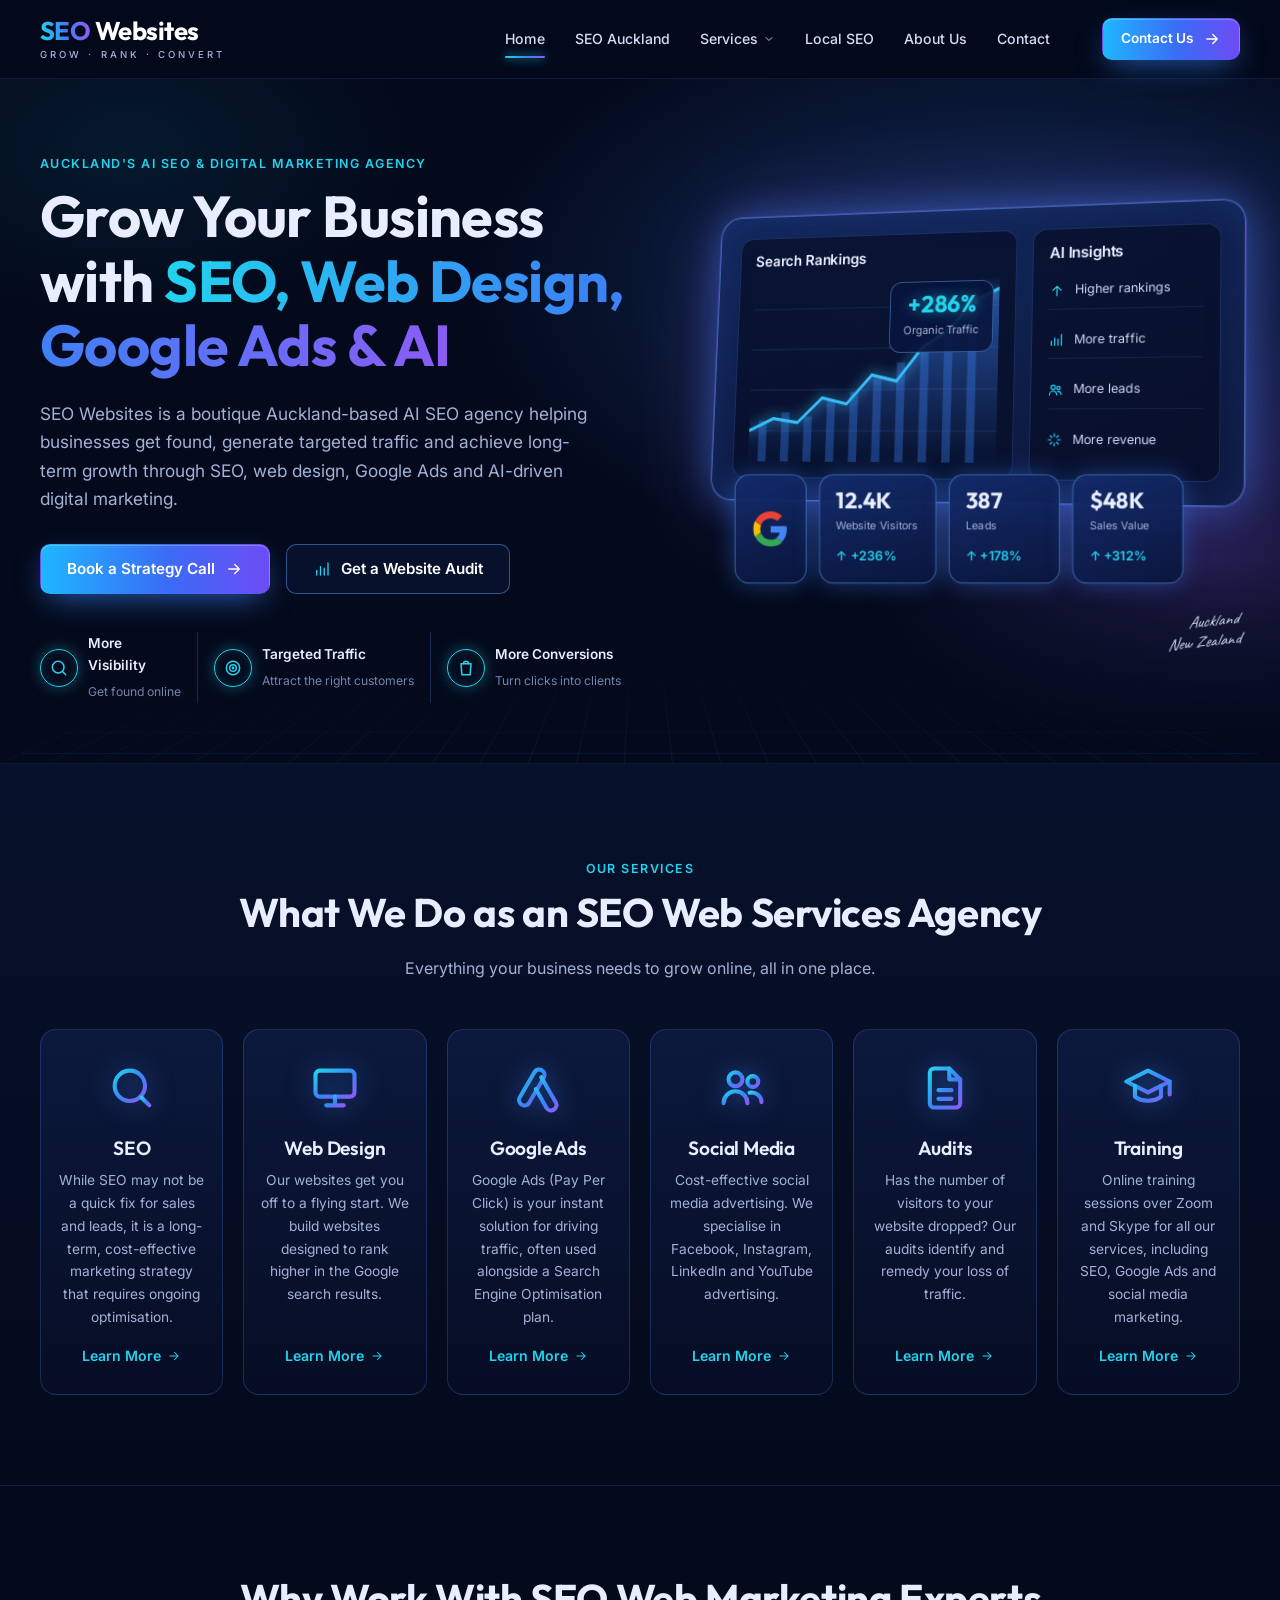
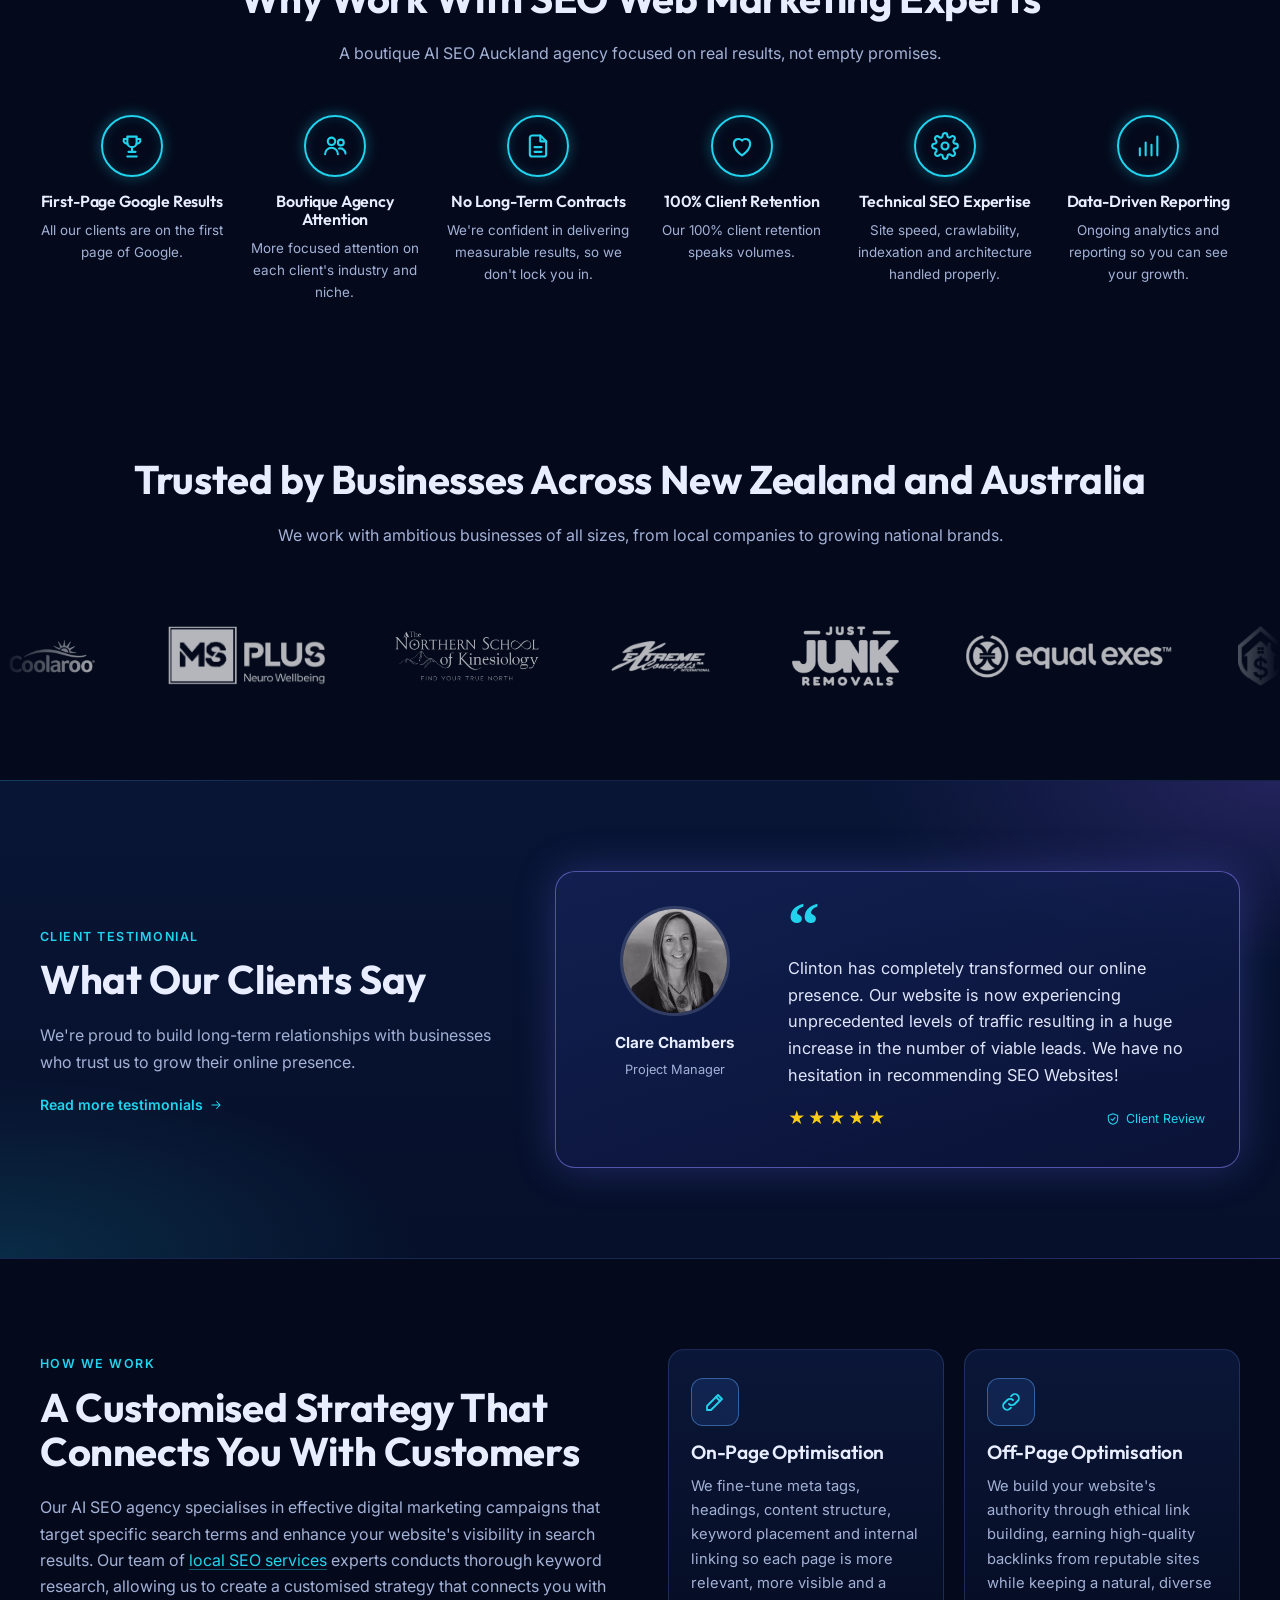
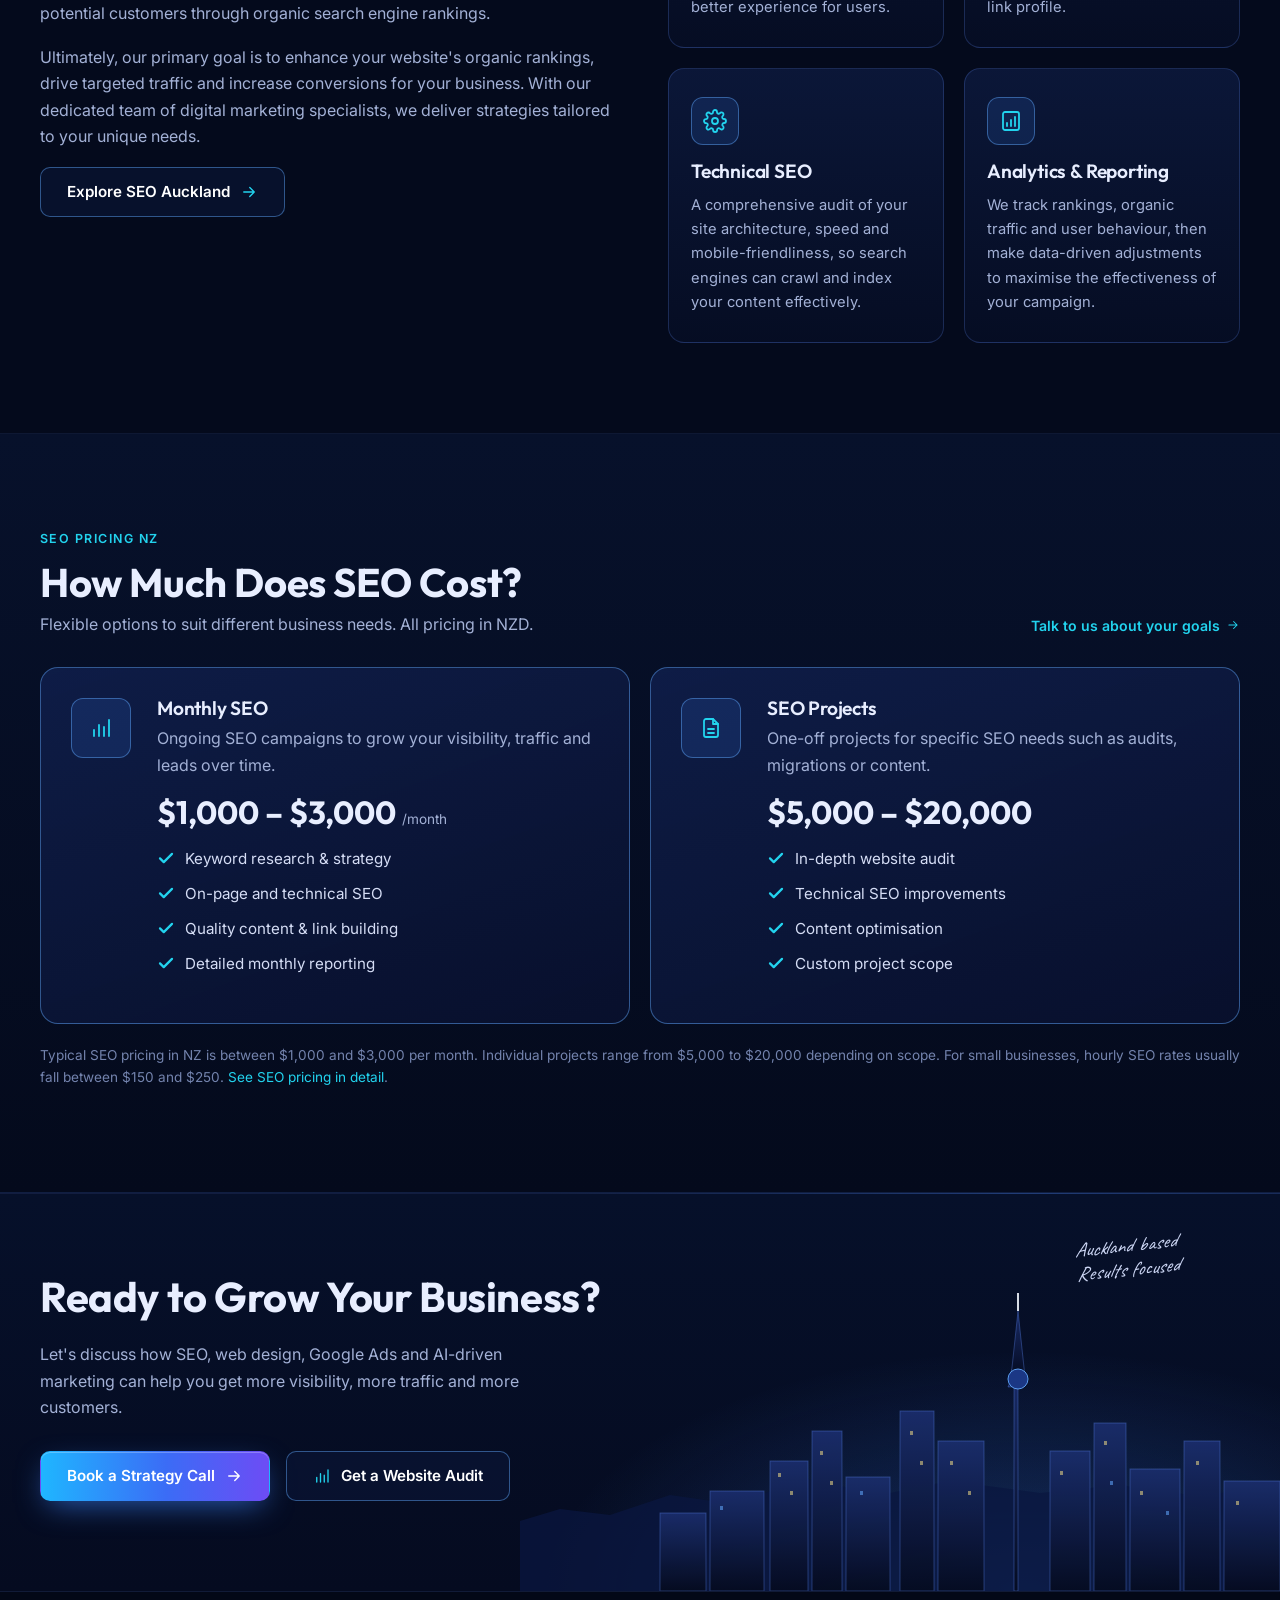
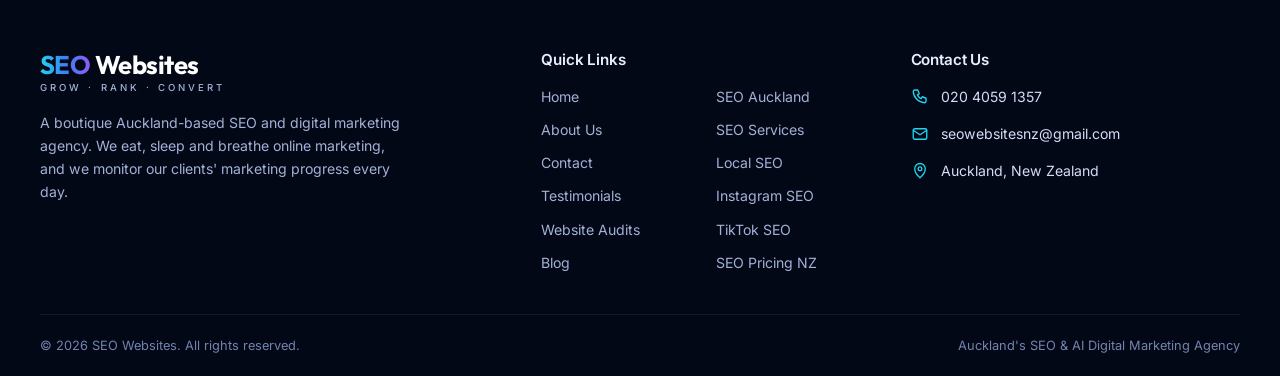
<file: site/index.html>
<!doctype html>
<html lang="en-NZ">
<head>
<meta charset="utf-8">
<meta name="viewport" content="width=device-width, initial-scale=1">
<title>SEO Web Services, AI SEO Agency, SEO Websites</title>
<meta name="description" content="Boost your presence with SEO Web Services, the leading AI SEO Agency in Auckland. Specialising in tailored SEO services for businesses.">
<link rel="canonical" href="https://seowebsites.co.nz/">
<meta property="og:type" content="website"><meta property="og:title" content="SEO Web Services, AI SEO Agency, SEO Websites"><meta property="og:description" content="Boost your presence with SEO Web Services, the leading AI SEO Agency in Auckland. Specialising in tailored SEO services for businesses."><meta property="og:url" content="https://seowebsites.co.nz/"><meta property="og:locale" content="en_NZ">
<meta name="theme-color" content="#040a1c">
<link rel="preconnect" href="https://fonts.googleapis.com"><link rel="preconnect" href="https://fonts.gstatic.com" crossorigin>
<link href="https://fonts.googleapis.com/css2?family=Caveat&family=Inter:wght@400;500;600&family=Outfit:wght@500;600;700&display=swap" rel="stylesheet">
<link rel="stylesheet" href="/assets/css/style.css">
<script async src="https://www.googletagmanager.com/gtag/js?id=G-BL8N5TNG98"></script>
<script>window.dataLayer=window.dataLayer||[];function gtag(){dataLayer.push(arguments);}gtag('js',new Date());gtag('config','G-BL8N5TNG98');</script>
<script type="application/ld+json">{"@context": "https://schema.org", "@type": "ProfessionalService", "name": "SEO Websites", "url": "https://seowebsites.co.nz/", "telephone": "+64 20 4059 1357", "email": "seowebsitesnz@gmail.com", "priceRange": "$$", "address": {"@type": "PostalAddress", "addressLocality": "Auckland", "postalCode": "2018", "addressCountry": "NZ"}, "areaServed": "New Zealand"}</script>
</head>
<body>
<a class="skip" href="#main">Skip to content</a>
<svg width="0" height="0" style="position:absolute" aria-hidden="true"><defs>
<linearGradient id="g1" x1="0" y1="0" x2="1" y2="1"><stop offset="0" stop-color="#22d3ee"/><stop offset=".55" stop-color="#3b82f6"/><stop offset="1" stop-color="#8b5cf6"/></linearGradient>
<linearGradient id="gArea" x1="0" y1="0" x2="0" y2="1"><stop offset="0" stop-color="#3b82f6" stop-opacity=".55"/><stop offset="1" stop-color="#3b82f6" stop-opacity="0"/></linearGradient>
<linearGradient id="gSky" x1="0" y1="0" x2="0" y2="1"><stop offset="0" stop-color="#1a2d6b"/><stop offset="1" stop-color="#050b20"/></linearGradient>
</defs></svg>
<header class="site-header"><div class="wrap nav">
  <a class="logo" href="/" aria-label="SEO Websites home"><b><span>SEO</span> Websites</b><small>GROW · RANK · CONVERT</small></a>
  <ul class="menu" id="menu"><li><a href="/" aria-current="page">Home</a></li><li><a href="/seo-auckland/">SEO Auckland</a></li><li class="has-drop"><button type="button" aria-expanded="false" aria-haspopup="true">Services <svg class="" viewBox="0 0 24 24" fill="none" stroke="currentColor" stroke-width="1.8" stroke-linecap="round" stroke-linejoin="round" aria-hidden="true"><path d="M6 9l6 6 6-6"/></svg></button><ul class="dropdown"><li><a href="/seo-services-auckland/">SEO Services Auckland</a></li><li><a href="/local-seo-services/">Local SEO</a></li><li><a href="/instagram-seo/">Instagram SEO</a></li><li><a href="/tiktok-seo/">TikTok SEO</a></li></ul></li><li><a href="/local-seo-services/">Local SEO</a></li><li><a href="/about-us/">About Us</a></li><li><a href="/contact/">Contact</a></li><li class="mobile-cta"><a class="btn btn-primary" href="/contact/">Contact Us <svg class="" viewBox="0 0 24 24" fill="none" stroke="currentColor" stroke-width="1.8" stroke-linecap="round" stroke-linejoin="round" aria-hidden="true"><path d="M5 12h14M13 6l6 6-6 6"/></svg></a></li></ul>
  <a class="btn btn-primary btn-sm" href="/contact/">Contact Us <svg class="" viewBox="0 0 24 24" fill="none" stroke="currentColor" stroke-width="1.8" stroke-linecap="round" stroke-linejoin="round" aria-hidden="true"><path d="M5 12h14M13 6l6 6-6 6"/></svg></a>
  <button class="burger" type="button" aria-controls="menu" aria-expanded="false" aria-label="Open menu"><svg class="" viewBox="0 0 24 24" fill="none" stroke="currentColor" stroke-width="1.8" stroke-linecap="round" stroke-linejoin="round" aria-hidden="true"><path d="M4 7h16M4 12h16M4 17h16"/></svg></button>
</div></header>
<main id="main">
<section class="hero"><div class="wrap hero-grid">
  <div><span class="eyebrow">Auckland's AI SEO &amp; Digital Marketing Agency</span>
    <h1>Grow Your Business with <span class="grad-text">SEO, Web Design, Google Ads &amp; AI</span></h1>
    <p class="lead">SEO Websites is a boutique Auckland-based AI SEO agency helping businesses get found, generate targeted traffic and achieve long-term growth through SEO, web design, Google Ads and AI-driven digital marketing.</p>
    <div class="btn-row"><a class="btn btn-primary" href="/contact/">Book a Strategy Call <svg class="" viewBox="0 0 24 24" fill="none" stroke="currentColor" stroke-width="1.8" stroke-linecap="round" stroke-linejoin="round" aria-hidden="true"><path d="M5 12h14M13 6l6 6-6 6"/></svg></a><a class="btn btn-ghost" href="/seo-audit/"><svg class="" viewBox="0 0 24 24" fill="none" stroke="currentColor" stroke-width="1.8" stroke-linecap="round" stroke-linejoin="round" aria-hidden="true"><path d="M5 20v-6M10 20V9M15 20v-9M20 20V4"/></svg> Get a Website Audit</a></div>
    <div class="hero-feats">
      <div class="hero-feat"><span class="ring-ico"><svg class="" viewBox="0 0 24 24" fill="none" stroke="currentColor" stroke-width="1.8" stroke-linecap="round" stroke-linejoin="round" aria-hidden="true"><circle cx="11" cy="11" r="7"/><path d="M20 20l-3.5-3.5"/></svg></span><div><b>More Visibility</b><small>Get found online</small></div></div>
      <div class="hero-feat"><span class="ring-ico"><svg class="" viewBox="0 0 24 24" fill="none" stroke="currentColor" stroke-width="1.8" stroke-linecap="round" stroke-linejoin="round" aria-hidden="true"><circle cx="12" cy="12" r="8"/><circle cx="12" cy="12" r="4"/><circle cx="12" cy="12" r=".8"/></svg></span><div><b>Targeted Traffic</b><small>Attract the right customers</small></div></div>
      <div class="hero-feat"><span class="ring-ico"><svg class="" viewBox="0 0 24 24" fill="none" stroke="currentColor" stroke-width="1.8" stroke-linecap="round" stroke-linejoin="round" aria-hidden="true"><path d="M6 7h12l-1 13H7z"/><path d="M9 7a3 3 0 016 0"/></svg></span><div><b>More Conversions</b><small>Turn clicks into clients</small></div></div>
    </div></div>
  <div class="dash" aria-label="Illustration of a search rankings dashboard">
  <div class="dash-main">
    <div class="dash-card"><h4>Search Rankings</h4><div class="dash-chart"><svg viewBox="0 0 300 180" preserveAspectRatio="none" aria-hidden="true">
<g stroke="rgba(99,145,255,.15)"><path d="M0 30h300M0 70h300M0 110h300M0 150h300"/></g>
<g fill="rgba(59,130,246,.35)"><rect x="12" y="140" width="10" height="40"/><rect x="40" y="132" width="10" height="48"/><rect x="68" y="136" width="10" height="44"/><rect x="96" y="120" width="10" height="60"/><rect x="124" y="112" width="10" height="68"/><rect x="152" y="100" width="10" height="80"/><rect x="180" y="84" width="10" height="96"/><rect x="208" y="70" width="10" height="110"/><rect x="236" y="52" width="10" height="128"/><rect x="264" y="34" width="10" height="146"/></g>
<path d="M0 150L30 138 60 142 90 118 120 124 150 96 180 102 210 70 240 54 270 26 300 14V180H0z" fill="url(#gArea)"/>
<path d="M0 150L30 138 60 142 90 118 120 124 150 96 180 102 210 70 240 54 270 26 300 14" fill="none" stroke="#38bdf8" stroke-width="3" style="filter:drop-shadow(0 0 6px #38bdf8)"/>
<circle cx="270" cy="26" r="5" fill="#fff" stroke="#38bdf8" stroke-width="3"/></svg><div class="dash-bubble"><b>+286%</b><small>Organic Traffic</small></div></div></div>
    <div class="dash-card side"><h4>AI Insights</h4><ul class="insights">
      <li><svg class="" viewBox="0 0 24 24" fill="none" stroke="currentColor" stroke-width="1.8" stroke-linecap="round" stroke-linejoin="round" aria-hidden="true"><path d="M12 19V5M6 11l6-6 6 6"/></svg>Higher rankings</li><li><svg class="" viewBox="0 0 24 24" fill="none" stroke="currentColor" stroke-width="1.8" stroke-linecap="round" stroke-linejoin="round" aria-hidden="true"><path d="M5 20v-6M10 20V9M15 20v-9M20 20V4"/></svg>More traffic</li><li><svg class="" viewBox="0 0 24 24" fill="none" stroke="currentColor" stroke-width="1.8" stroke-linecap="round" stroke-linejoin="round" aria-hidden="true"><circle cx="9" cy="8" r="3.2"/><path d="M3.5 19a5.5 5.5 0 0111 0"/><circle cx="17" cy="9" r="2.5"/><path d="M15.5 14.2A4.5 4.5 0 0121 18.5"/></svg>More leads</li><li><svg class="" viewBox="0 0 24 24" fill="none" stroke="currentColor" stroke-width="1.8" stroke-linecap="round" stroke-linejoin="round" aria-hidden="true"><path d="M12 3v4M12 17v4M3 12h4M17 12h4M6 6l2.5 2.5M15.5 15.5L18 18M6 18l2.5-2.5M15.5 8.5L18 6"/></svg>More revenue</li></ul></div>
  </div>
  <div class="dash-stats">
    <div class="stat-tile g"><svg viewBox="0 0 48 48" aria-hidden="true"><path fill="#EA4335" d="M24 9.5c3.5 0 6.6 1.2 9 3.5l6.7-6.7C35.6 2.4 30.2 0 24 0 14.6 0 6.6 5.4 2.7 13.3l7.8 6C12.4 13.6 17.7 9.5 24 9.5z"/><path fill="#4285F4" d="M46.1 24.5c0-1.6-.1-3.1-.4-4.5H24v9h12.4c-.5 2.9-2.2 5.4-4.6 7l7.4 5.8c4.3-4 6.9-9.9 6.9-17.3z"/><path fill="#FBBC05" d="M10.5 28.7c-.5-1.4-.8-3-.8-4.7s.3-3.2.8-4.7l-7.8-6C1 16.6 0 20.2 0 24s1 7.4 2.7 10.7z"/><path fill="#34A853" d="M24 48c6.5 0 11.9-2.1 15.9-5.8l-7.4-5.8c-2.1 1.4-4.8 2.3-8.5 2.3-6.3 0-11.6-4.1-13.5-9.8l-7.8 6C6.6 42.6 14.6 48 24 48z"/></svg></div>
    <div class="stat-tile"><b>12.4K</b><small>Website Visitors</small><em>↑ +236%</em></div>
    <div class="stat-tile"><b>387</b><small>Leads</small><em>↑ +178%</em></div>
    <div class="stat-tile"><b>$48K</b><small>Sales Value</small><em>↑ +312%</em></div>
  </div>
  <span class="dash-note">Auckland<br>New Zealand</span>
</div>
</div></section>
<section class="sec sec-alt" id="services"><div class="wrap">
  <div class="sec-head reveal"><span class="eyebrow">Our Services</span><h2>What We Do as an SEO Web Services Agency</h2><p>Everything your business needs to grow online, all in one place.</p></div>
  <div class="grid g-6"><article class="card svc reveal"><div class="svc-ico"><svg class="" viewBox="0 0 24 24" fill="none" stroke="url(#g1)" stroke-width="1.9" stroke-linecap="round" stroke-linejoin="round" aria-hidden="true"><circle cx="11" cy="11" r="7"/><path d="M20 20l-3.5-3.5"/></svg></div><h3>SEO</h3><p>While SEO may not be a quick fix for sales and leads, it is a long-term, cost-effective marketing strategy that requires ongoing optimisation.</p><a class="link-arrow" href="/seo-services-auckland/">Learn More <svg class="" viewBox="0 0 24 24" fill="none" stroke="currentColor" stroke-width="1.8" stroke-linecap="round" stroke-linejoin="round" aria-hidden="true"><path d="M5 12h14M13 6l6 6-6 6"/></svg></a></article><article class="card svc reveal"><div class="svc-ico"><svg class="" viewBox="0 0 24 24" fill="none" stroke="url(#g1)" stroke-width="1.9" stroke-linecap="round" stroke-linejoin="round" aria-hidden="true"><rect x="3" y="4" width="18" height="12" rx="2"/><path d="M8 20h8M12 16v4"/></svg></div><h3>Web Design</h3><p>Our websites get you off to a flying start. We build websites designed to rank higher in the Google search results.</p><a class="link-arrow" href="/contact/">Learn More <svg class="" viewBox="0 0 24 24" fill="none" stroke="currentColor" stroke-width="1.8" stroke-linecap="round" stroke-linejoin="round" aria-hidden="true"><path d="M5 12h14M13 6l6 6-6 6"/></svg></a></article><article class="card svc reveal"><div class="svc-ico"><svg class="" viewBox="0 0 24 24" fill="none" stroke="url(#g1)" stroke-width="1.9" stroke-linecap="round" stroke-linejoin="round" aria-hidden="true"><path d="M10.5 4.5l-7 12a2.5 2.5 0 004.3 2.5l7-12a2.5 2.5 0 00-4.3-2.5z"/><path d="M13.5 7l6.8 11.8a2.5 2.5 0 01-4.3 2.5L11 12.5"/></svg></div><h3>Google Ads</h3><p>Google Ads (Pay Per Click) is your instant solution for driving traffic, often used alongside a Search Engine Optimisation plan.</p><a class="link-arrow" href="/contact/">Learn More <svg class="" viewBox="0 0 24 24" fill="none" stroke="currentColor" stroke-width="1.8" stroke-linecap="round" stroke-linejoin="round" aria-hidden="true"><path d="M5 12h14M13 6l6 6-6 6"/></svg></a></article><article class="card svc reveal"><div class="svc-ico"><svg class="" viewBox="0 0 24 24" fill="none" stroke="url(#g1)" stroke-width="1.9" stroke-linecap="round" stroke-linejoin="round" aria-hidden="true"><circle cx="9" cy="8" r="3.2"/><path d="M3.5 19a5.5 5.5 0 0111 0"/><circle cx="17" cy="9" r="2.5"/><path d="M15.5 14.2A4.5 4.5 0 0121 18.5"/></svg></div><h3>Social Media</h3><p>Cost-effective social media advertising. We specialise in Facebook, Instagram, LinkedIn and YouTube advertising.</p><a class="link-arrow" href="/instagram-seo/">Learn More <svg class="" viewBox="0 0 24 24" fill="none" stroke="currentColor" stroke-width="1.8" stroke-linecap="round" stroke-linejoin="round" aria-hidden="true"><path d="M5 12h14M13 6l6 6-6 6"/></svg></a></article><article class="card svc reveal"><div class="svc-ico"><svg class="" viewBox="0 0 24 24" fill="none" stroke="url(#g1)" stroke-width="1.9" stroke-linecap="round" stroke-linejoin="round" aria-hidden="true"><path d="M14 3H7a2 2 0 00-2 2v14a2 2 0 002 2h10a2 2 0 002-2V8z"/><path d="M14 3v5h5M9 13h6M9 17h6"/></svg></div><h3>Audits</h3><p>Has the number of visitors to your website dropped? Our audits identify and remedy your loss of traffic.</p><a class="link-arrow" href="/seo-audit/">Learn More <svg class="" viewBox="0 0 24 24" fill="none" stroke="currentColor" stroke-width="1.8" stroke-linecap="round" stroke-linejoin="round" aria-hidden="true"><path d="M5 12h14M13 6l6 6-6 6"/></svg></a></article><article class="card svc reveal"><div class="svc-ico"><svg class="" viewBox="0 0 24 24" fill="none" stroke="url(#g1)" stroke-width="1.9" stroke-linecap="round" stroke-linejoin="round" aria-hidden="true"><path d="M2 9l10-5 10 5-10 5z"/><path d="M6 11v5c3 2.5 9 2.5 12 0v-5M22 9v6"/></svg></div><h3>Training</h3><p>Online training sessions over Zoom and Skype for all our services, including SEO, Google Ads and social media marketing.</p><a class="link-arrow" href="/contact/">Learn More <svg class="" viewBox="0 0 24 24" fill="none" stroke="currentColor" stroke-width="1.8" stroke-linecap="round" stroke-linejoin="round" aria-hidden="true"><path d="M5 12h14M13 6l6 6-6 6"/></svg></a></article></div>
</div></section>
<section class="sec"><div class="wrap">
  <div class="sec-head reveal"><h2>Why Work With SEO Web Marketing Experts</h2><p>A boutique AI SEO Auckland agency focused on real results, not empty promises.</p></div>
  <div class="grid g-6 why-grid"><div class="why reveal"><div class="ring-ico"><svg class="" viewBox="0 0 24 24" fill="none" stroke="currentColor" stroke-width="1.8" stroke-linecap="round" stroke-linejoin="round" aria-hidden="true"><path d="M8 4h8v5a4 4 0 01-8 0z"/><path d="M8 6H5a3 3 0 003 4M16 6h3a3 3 0 01-3 4M12 13v4M8 21h8M9 17h6"/></svg></div><h3>First-Page Google Results</h3><p>All our clients are on the first page of Google.</p></div><div class="why reveal"><div class="ring-ico"><svg class="" viewBox="0 0 24 24" fill="none" stroke="currentColor" stroke-width="1.8" stroke-linecap="round" stroke-linejoin="round" aria-hidden="true"><circle cx="9" cy="8" r="3.2"/><path d="M3.5 19a5.5 5.5 0 0111 0"/><circle cx="17" cy="9" r="2.5"/><path d="M15.5 14.2A4.5 4.5 0 0121 18.5"/></svg></div><h3>Boutique Agency Attention</h3><p>More focused attention on each client's industry and niche.</p></div><div class="why reveal"><div class="ring-ico"><svg class="" viewBox="0 0 24 24" fill="none" stroke="currentColor" stroke-width="1.8" stroke-linecap="round" stroke-linejoin="round" aria-hidden="true"><path d="M14 3H7a2 2 0 00-2 2v14a2 2 0 002 2h10a2 2 0 002-2V8z"/><path d="M14 3v5h5M9 13h6M9 17h6"/></svg></div><h3>No Long-Term Contracts</h3><p>We're confident in delivering measurable results, so we don't lock you in.</p></div><div class="why reveal"><div class="ring-ico"><svg class="" viewBox="0 0 24 24" fill="none" stroke="currentColor" stroke-width="1.8" stroke-linecap="round" stroke-linejoin="round" aria-hidden="true"><path d="M12 20s-7-4.4-7-10a4 4 0 017-2.6A4 4 0 0119 10c0 5.6-7 10-7 10z"/></svg></div><h3>100% Client Retention</h3><p>Our 100% client retention speaks volumes.</p></div><div class="why reveal"><div class="ring-ico"><svg class="" viewBox="0 0 24 24" fill="none" stroke="currentColor" stroke-width="1.8" stroke-linecap="round" stroke-linejoin="round" aria-hidden="true"><circle cx="12" cy="12" r="3"/><path d="M19.4 15a1.7 1.7 0 00.3 1.8l.1.1a2 2 0 11-2.8 2.8l-.1-.1a1.7 1.7 0 00-1.8-.3 1.7 1.7 0 00-1 1.5V21a2 2 0 11-4 0v-.1a1.7 1.7 0 00-1.1-1.5 1.7 1.7 0 00-1.8.3l-.1.1a2 2 0 11-2.8-2.8l.1-.1a1.7 1.7 0 00.3-1.8 1.7 1.7 0 00-1.5-1H3a2 2 0 110-4h.1a1.7 1.7 0 001.5-1.1 1.7 1.7 0 00-.3-1.8l-.1-.1a2 2 0 112.8-2.8l.1.1a1.7 1.7 0 001.8.3H9a1.7 1.7 0 001-1.5V3a2 2 0 114 0v.1a1.7 1.7 0 001 1.5 1.7 1.7 0 001.8-.3l.1-.1a2 2 0 112.8 2.8l-.1.1a1.7 1.7 0 00-.3 1.8V9a1.7 1.7 0 001.5 1H21a2 2 0 110 4h-.1a1.7 1.7 0 00-1.5 1z"/></svg></div><h3>Technical SEO Expertise</h3><p>Site speed, crawlability, indexation and architecture handled properly.</p></div><div class="why reveal"><div class="ring-ico"><svg class="" viewBox="0 0 24 24" fill="none" stroke="currentColor" stroke-width="1.8" stroke-linecap="round" stroke-linejoin="round" aria-hidden="true"><path d="M5 20v-6M10 20V9M15 20v-9M20 20V4"/></svg></div><h3>Data-Driven Reporting</h3><p>Ongoing analytics and reporting so you can see your growth.</p></div></div>
</div></section>
<section class="sec-tight"><div class="wrap"><div class="sec-head wide reveal"><h2>Trusted by Businesses Across New Zealand and Australia</h2><p>We work with ambitious businesses of all sizes, from local companies to growing national brands.</p></div></div>
  <div class="logo-marquee reveal" aria-label="Client logos"><div class="logo-track"><ul class="logo-group"><li class="logo-slide xl"><img src="/assets/img/logos/coolaroo.webp" alt="Coolaroo logo" loading="lazy"></li><li class="logo-slide "><img src="/assets/img/logos/msp.webp" alt="MSP Neuro Wellbeing logo" loading="lazy"></li><li class="logo-slide "><img src="/assets/img/logos/nsk.webp" alt="The Northern School of Kinesiology logo" loading="lazy"></li><li class="logo-slide "><img src="/assets/img/logos/eci.webp" alt="ECI logo" loading="lazy"></li><li class="logo-slide "><img src="/assets/img/logos/justjunk.webp" alt="Just Junk Removals logo" loading="lazy"></li><li class="logo-slide "><img src="/assets/img/logos/equalexes.webp" alt="Equal Exes logo" loading="lazy"></li><li class="logo-slide "><img src="/assets/img/logos/property-super.webp" alt="Property With Superannuation logo" loading="lazy"></li><li class="logo-slide tall"><img src="/assets/img/logos/a-plus-clinic.webp" alt="A Plus Cosmetic Clinic logo" loading="lazy"></li><li class="logo-slide tall"><img src="/assets/img/logos/baran-bordeaux.webp" alt="Baran de Bordeaux logo" loading="lazy"></li><li class="logo-slide "><img src="/assets/img/logos/joints-up.webp" alt="Joint's Up logo" loading="lazy"></li><li class="logo-slide "><img src="/assets/img/logos/pacific-fuel.webp" alt="Pacific Fuel Solutions logo" loading="lazy"></li><li class="logo-slide "><img src="/assets/img/logos/shafer-design.webp" alt="Shafer Design Limited logo" loading="lazy"></li><li class="logo-slide "><img src="/assets/img/logos/dr-m-janic.webp" alt="Dr M Janjic logo" loading="lazy"></li><li class="logo-slide "><img src="/assets/img/logos/elisha-engineering.webp" alt="Elisha Engineering logo" loading="lazy"></li><li class="logo-slide "><img src="/assets/img/logos/extreme-global.webp" alt="Extreme Global logo" loading="lazy"></li><li class="logo-slide "><img src="/assets/img/logos/gf-flow.webp" alt="Guaranteed Flow Systems logo" loading="lazy"></li><li class="logo-slide tall"><img src="/assets/img/logos/humphries.png" alt="Humphries Associates logo" loading="lazy"></li><li class="logo-slide "><img src="/assets/img/logos/frontier-pools.webp" alt="Frontier Pools logo" loading="lazy"></li><li class="logo-slide "><img src="/assets/img/logos/katarzyna-mackenzie.webp" alt="Katarzyna Mackenzie Plastic Surgeon logo" loading="lazy"></li><li class="logo-slide "><img src="/assets/img/logos/yeomans.webp" alt="Yeomans Survey Solutions logo" loading="lazy"></li><li class="logo-slide "><img src="/assets/img/logos/marina-specialists.webp" alt="Marina Specialists logo" loading="lazy"></li><li class="logo-slide "><img src="/assets/img/logos/oral-care.webp" alt="The Oral Care Company logo" loading="lazy"></li><li class="logo-slide "><img src="/assets/img/logos/operation-restore-hope.webp" alt="Operation Restore Hope logo" loading="lazy"></li><li class="logo-slide tall"><img src="/assets/img/logos/patara-life.webp" alt="Patara Life logo" loading="lazy"></li><li class="logo-slide "><img src="/assets/img/logos/tristan-de-chalain.webp" alt="Dr Tristan de Chalain logo" loading="lazy"></li><li class="logo-slide tall"><img src="/assets/img/logos/mo-cullen.png" alt="Mo Cullen Shirtsmith logo" loading="lazy"></li></ul><ul class="logo-group" aria-hidden="true"><li class="logo-slide xl"><img src="/assets/img/logos/coolaroo.webp" alt="" loading="lazy"></li><li class="logo-slide "><img src="/assets/img/logos/msp.webp" alt="" loading="lazy"></li><li class="logo-slide "><img src="/assets/img/logos/nsk.webp" alt="" loading="lazy"></li><li class="logo-slide "><img src="/assets/img/logos/eci.webp" alt="" loading="lazy"></li><li class="logo-slide "><img src="/assets/img/logos/justjunk.webp" alt="" loading="lazy"></li><li class="logo-slide "><img src="/assets/img/logos/equalexes.webp" alt="" loading="lazy"></li><li class="logo-slide "><img src="/assets/img/logos/property-super.webp" alt="" loading="lazy"></li><li class="logo-slide tall"><img src="/assets/img/logos/a-plus-clinic.webp" alt="" loading="lazy"></li><li class="logo-slide tall"><img src="/assets/img/logos/baran-bordeaux.webp" alt="" loading="lazy"></li><li class="logo-slide "><img src="/assets/img/logos/joints-up.webp" alt="" loading="lazy"></li><li class="logo-slide "><img src="/assets/img/logos/pacific-fuel.webp" alt="" loading="lazy"></li><li class="logo-slide "><img src="/assets/img/logos/shafer-design.webp" alt="" loading="lazy"></li><li class="logo-slide "><img src="/assets/img/logos/dr-m-janic.webp" alt="" loading="lazy"></li><li class="logo-slide "><img src="/assets/img/logos/elisha-engineering.webp" alt="" loading="lazy"></li><li class="logo-slide "><img src="/assets/img/logos/extreme-global.webp" alt="" loading="lazy"></li><li class="logo-slide "><img src="/assets/img/logos/gf-flow.webp" alt="" loading="lazy"></li><li class="logo-slide tall"><img src="/assets/img/logos/humphries.png" alt="" loading="lazy"></li><li class="logo-slide "><img src="/assets/img/logos/frontier-pools.webp" alt="" loading="lazy"></li><li class="logo-slide "><img src="/assets/img/logos/katarzyna-mackenzie.webp" alt="" loading="lazy"></li><li class="logo-slide "><img src="/assets/img/logos/yeomans.webp" alt="" loading="lazy"></li><li class="logo-slide "><img src="/assets/img/logos/marina-specialists.webp" alt="" loading="lazy"></li><li class="logo-slide "><img src="/assets/img/logos/oral-care.webp" alt="" loading="lazy"></li><li class="logo-slide "><img src="/assets/img/logos/operation-restore-hope.webp" alt="" loading="lazy"></li><li class="logo-slide tall"><img src="/assets/img/logos/patara-life.webp" alt="" loading="lazy"></li><li class="logo-slide "><img src="/assets/img/logos/tristan-de-chalain.webp" alt="" loading="lazy"></li><li class="logo-slide tall"><img src="/assets/img/logos/mo-cullen.png" alt="" loading="lazy"></li></ul></div></div></section>
<section class="sec testi-band"><div class="wrap testi-grid">
  <div class="reveal"><span class="eyebrow">Client Testimonial</span><h2>What Our Clients Say</h2><p class="muted">We're proud to build long-term relationships with businesses who trust us to grow their online presence.</p><a class="link-arrow" href="/testimonials/">Read more testimonials <svg class="" viewBox="0 0 24 24" fill="none" stroke="currentColor" stroke-width="1.8" stroke-linecap="round" stroke-linejoin="round" aria-hidden="true"><path d="M5 12h14M13 6l6 6-6 6"/></svg></a></div>
  <figure class="testi reveal" style="margin:0">
    <div class="testi-who"><img src="/assets/img/clare.jpeg" alt="Clare Chambers" width="110" height="110" loading="lazy"><b>Clare Chambers</b><small>Project Manager</small></div>
    <div><blockquote><p>Clinton has completely transformed our online presence. Our website is now experiencing unprecedented levels of traffic resulting in a huge increase in the number of viable leads. We have no hesitation in recommending SEO Websites!</p></blockquote>
      <div class="testi-foot"><span class="stars" aria-label="5 out of 5 stars">★★★★★</span><span class="badge"><svg class="" viewBox="0 0 24 24" fill="none" stroke="currentColor" stroke-width="1.8" stroke-linecap="round" stroke-linejoin="round" aria-hidden="true"><path d="M12 3l8 3v6c0 5-3.5 8-8 9-4.5-1-8-4-8-9V6z"/><path d="M8.5 12l2.5 2.5 4.5-5"/></svg> Client Review</span></div></div>
  </figure>
</div></section>
<section class="sec"><div class="wrap split top">
  <div class="reveal"><span class="eyebrow">How We Work</span><h2>A Customised Strategy That Connects You With Customers</h2>
    <div class="prose"><p>Our AI SEO agency specialises in effective digital marketing campaigns that target specific search terms and enhance your website's visibility in search results. Our team of <a href="/local-seo-services/">local SEO services</a> experts conducts thorough keyword research, allowing us to create a customised strategy that connects you with potential customers through organic search engine rankings.</p>
    <p>Ultimately, our primary goal is to enhance your website's organic rankings, drive targeted traffic and increase conversions for your business. With our dedicated team of digital marketing specialists, we deliver strategies tailored to your unique needs.</p></div>
    <a class="btn btn-ghost" href="/seo-auckland/">Explore SEO Auckland <svg class="" viewBox="0 0 24 24" fill="none" stroke="currentColor" stroke-width="1.8" stroke-linecap="round" stroke-linejoin="round" aria-hidden="true"><path d="M5 12h14M13 6l6 6-6 6"/></svg></a></div>
  <div class="grid g-2"><article class="card reveal"><div class="card-ico"><svg class="" viewBox="0 0 24 24" fill="none" stroke="currentColor" stroke-width="1.8" stroke-linecap="round" stroke-linejoin="round" aria-hidden="true"><path d="M4 20h4L19 9l-4-4L4 16z"/><path d="M13 7l4 4"/></svg></div><h3>On-Page Optimisation</h3><p>We fine-tune meta tags, headings, content structure, keyword placement and internal linking so each page is more relevant, more visible and a better experience for users.</p></article><article class="card reveal"><div class="card-ico"><svg class="" viewBox="0 0 24 24" fill="none" stroke="currentColor" stroke-width="1.8" stroke-linecap="round" stroke-linejoin="round" aria-hidden="true"><path d="M10 14a4 4 0 005.7 0l3-3a4 4 0 00-5.7-5.7l-1 1"/><path d="M14 10a4 4 0 00-5.7 0l-3 3a4 4 0 005.7 5.7l1-1"/></svg></div><h3>Off-Page Optimisation</h3><p>We build your website's authority through ethical link building, earning high-quality backlinks from reputable sites while keeping a natural, diverse link profile.</p></article><article class="card reveal"><div class="card-ico"><svg class="" viewBox="0 0 24 24" fill="none" stroke="currentColor" stroke-width="1.8" stroke-linecap="round" stroke-linejoin="round" aria-hidden="true"><circle cx="12" cy="12" r="3"/><path d="M19.4 15a1.7 1.7 0 00.3 1.8l.1.1a2 2 0 11-2.8 2.8l-.1-.1a1.7 1.7 0 00-1.8-.3 1.7 1.7 0 00-1 1.5V21a2 2 0 11-4 0v-.1a1.7 1.7 0 00-1.1-1.5 1.7 1.7 0 00-1.8.3l-.1.1a2 2 0 11-2.8-2.8l.1-.1a1.7 1.7 0 00.3-1.8 1.7 1.7 0 00-1.5-1H3a2 2 0 110-4h.1a1.7 1.7 0 001.5-1.1 1.7 1.7 0 00-.3-1.8l-.1-.1a2 2 0 112.8-2.8l.1.1a1.7 1.7 0 001.8.3H9a1.7 1.7 0 001-1.5V3a2 2 0 114 0v.1a1.7 1.7 0 001 1.5 1.7 1.7 0 001.8-.3l.1-.1a2 2 0 112.8 2.8l-.1.1a1.7 1.7 0 00-.3 1.8V9a1.7 1.7 0 001.5 1H21a2 2 0 110 4h-.1a1.7 1.7 0 00-1.5 1z"/></svg></div><h3>Technical SEO</h3><p>A comprehensive audit of your site architecture, speed and mobile-friendliness, so search engines can crawl and index your content effectively.</p></article><article class="card reveal"><div class="card-ico"><svg class="" viewBox="0 0 24 24" fill="none" stroke="currentColor" stroke-width="1.8" stroke-linecap="round" stroke-linejoin="round" aria-hidden="true"><rect x="4" y="3" width="16" height="18" rx="2"/><path d="M8 17v-3M12 17v-6M16 17V8"/></svg></div><h3>Analytics & Reporting</h3><p>We track rankings, organic traffic and user behaviour, then make data-driven adjustments to maximise the effectiveness of your campaign.</p></article></div>
</div></section>
<section class="sec sec-alt" id="pricing"><div class="wrap">
  <div class="price-head reveal"><div><span class="eyebrow">SEO Pricing NZ</span><h2>How Much Does SEO Cost?</h2><p class="muted" style="margin:0">Flexible options to suit different business needs. All pricing in NZD.</p></div>
    <a class="link-arrow" href="/contact/">Talk to us about your goals <svg class="" viewBox="0 0 24 24" fill="none" stroke="currentColor" stroke-width="1.8" stroke-linecap="round" stroke-linejoin="round" aria-hidden="true"><path d="M5 12h14M13 6l6 6-6 6"/></svg></a></div>
  <div class="grid g-2">
    <div class="price reveal"><span class="card-ico"><svg class="" viewBox="0 0 24 24" fill="none" stroke="currentColor" stroke-width="1.8" stroke-linecap="round" stroke-linejoin="round" aria-hidden="true"><path d="M5 20v-6M10 20V9M15 20v-9M20 20V4"/></svg></span><div><h3>Monthly SEO</h3><p class="muted">Ongoing SEO campaigns to grow your visibility, traffic and leads over time.</p>
      <div class="amt">$1,000 – $3,000 <small>/month</small></div>
      <ul class="check"><li>Keyword research &amp; strategy</li><li>On-page and technical SEO</li><li>Quality content &amp; link building</li><li>Detailed monthly reporting</li></ul></div></div>
    <div class="price reveal"><span class="card-ico"><svg class="" viewBox="0 0 24 24" fill="none" stroke="currentColor" stroke-width="1.8" stroke-linecap="round" stroke-linejoin="round" aria-hidden="true"><path d="M14 3H7a2 2 0 00-2 2v14a2 2 0 002 2h10a2 2 0 002-2V8z"/><path d="M14 3v5h5M9 13h6M9 17h6"/></svg></span><div><h3>SEO Projects</h3><p class="muted">One-off projects for specific SEO needs such as audits, migrations or content.</p>
      <div class="amt">$5,000 – $20,000</div>
      <ul class="check"><li>In-depth website audit</li><li>Technical SEO improvements</li><li>Content optimisation</li><li>Custom project scope</li></ul></div></div>
  </div>
  <p class="price-note reveal">Typical SEO pricing in NZ is between $1,000 and $3,000 per month. Individual projects range from $5,000 to $20,000 depending on scope. For small businesses, hourly SEO rates usually fall between $150 and $250. <a href="/seo-pricing-nz/">See SEO pricing in detail</a>.</p>
</div></section>
<section class="cta"><div class="wrap">
  <h2 class="reveal">Ready to Grow Your Business?</h2><p class="reveal">Let's discuss how SEO, web design, Google Ads and AI-driven marketing can help you get more visibility, more traffic and more customers.</p>
  <div class="btn-row reveal"><a class="btn btn-primary" href="/contact/">Book a Strategy Call <svg class="" viewBox="0 0 24 24" fill="none" stroke="currentColor" stroke-width="1.8" stroke-linecap="round" stroke-linejoin="round" aria-hidden="true"><path d="M5 12h14M13 6l6 6-6 6"/></svg></a><a class="btn btn-ghost" href="/seo-audit/"><svg class="" viewBox="0 0 24 24" fill="none" stroke="currentColor" stroke-width="1.8" stroke-linecap="round" stroke-linejoin="round" aria-hidden="true"><path d="M5 20v-6M10 20V9M15 20v-9M20 20V4"/></svg> Get a Website Audit</a></div>
</div><span class="dash-note">Auckland based<br>Results focused</span><svg class="skyline" viewBox="0 0 760 300" preserveAspectRatio="xMaxYMax meet" aria-hidden="true">
<path fill="#0b1740" d="M0 300V230l40-12 50 6 60-20 70 10 60-28 80 18 70-14 90 12 80-8 70 10 90-6v132z" opacity=".8"/>
<g fill="url(#gSky)" stroke="rgba(99,145,255,.35)" stroke-width="1">
<rect x="250" y="170" width="38" height="130"/><rect x="292" y="140" width="30" height="160"/><rect x="326" y="186" width="44" height="114"/>
<rect x="380" y="120" width="34" height="180"/><rect x="418" y="150" width="46" height="150"/><rect x="530" y="160" width="40" height="140"/>
<rect x="574" y="132" width="32" height="168"/><rect x="610" y="178" width="50" height="122"/><rect x="664" y="150" width="36" height="150"/><rect x="704" y="190" width="56" height="110"/>
<rect x="190" y="200" width="54" height="100"/><rect x="140" y="222" width="46" height="78"/>
<path d="M494 300V96h-6l4-10h-3l3-8h8l3 8h-3l4 10h-6v204z"/><path d="M491 86h14l-7-66z"/>
</g>
<circle cx="498" cy="88" r="10" fill="#1d3a8a" stroke="#60a5fa"/><path d="M498 20V2" stroke="#e2e8f0" stroke-width="2"/>
<g fill="#fde68a" opacity=".55"><rect x="258" y="182" width="3" height="4"/><rect x="270" y="200" width="3" height="4"/><rect x="300" y="160" width="3" height="4"/><rect x="310" y="190" width="3" height="4"/><rect x="390" y="140" width="3" height="4"/><rect x="400" y="170" width="3" height="4"/><rect x="430" y="170" width="3" height="4"/><rect x="448" y="200" width="3" height="4"/><rect x="540" y="180" width="3" height="4"/><rect x="584" y="150" width="3" height="4"/><rect x="620" y="200" width="3" height="4"/><rect x="676" y="170" width="3" height="4"/><rect x="716" y="210" width="3" height="4"/></g>
<g fill="#60a5fa" opacity=".6"><rect x="340" y="200" width="3" height="4"/><rect x="590" y="190" width="3" height="4"/><rect x="200" y="215" width="3" height="4"/><rect x="646" y="220" width="3" height="4"/></g>
</svg></section>
</main>
<footer class="site-footer"><div class="wrap">
  <div class="foot-grid">
    <div><a class="logo" href="/"><b><span>SEO</span> Websites</b><small>GROW · RANK · CONVERT</small></a>
      <p>A boutique Auckland-based SEO and digital marketing agency. We eat, sleep and breathe online marketing, and we monitor our clients' marketing progress every day.</p></div>
    <div><h4>Quick Links</h4><ul class="foot-links">
      <li><a href="/">Home</a></li><li><a href="/seo-auckland/">SEO Auckland</a></li>
      <li><a href="/about-us/">About Us</a></li><li><a href="/seo-services-auckland/">SEO Services</a></li>
      <li><a href="/contact/">Contact</a></li><li><a href="/local-seo-services/">Local SEO</a></li>
      <li><a href="/testimonials/">Testimonials</a></li><li><a href="/instagram-seo/">Instagram SEO</a></li>
      <li><a href="/seo-audit/">Website Audits</a></li><li><a href="/tiktok-seo/">TikTok SEO</a></li>
      <li><a href="/blog/">Blog</a></li><li><a href="/seo-pricing-nz/">SEO Pricing NZ</a></li>
    </ul></div>
    <div><h4>Contact Us</h4><ul class="foot-contact">
      <li><svg class="" viewBox="0 0 24 24" fill="none" stroke="currentColor" stroke-width="1.8" stroke-linecap="round" stroke-linejoin="round" aria-hidden="true"><path d="M5 4h4l2 5-2.5 1.5a11 11 0 005 5L15 13l5 2v4a2 2 0 01-2 2A16 16 0 013 6a2 2 0 012-2z"/></svg><a href="tel:+642040591357">020 4059 1357</a></li>
      <li><svg class="" viewBox="0 0 24 24" fill="none" stroke="currentColor" stroke-width="1.8" stroke-linecap="round" stroke-linejoin="round" aria-hidden="true"><rect x="3" y="5" width="18" height="14" rx="2"/><path d="M3 7l9 6 9-6"/></svg><a href="mailto:seowebsitesnz@gmail.com">seowebsitesnz@gmail.com</a></li>
      <li><svg class="" viewBox="0 0 24 24" fill="none" stroke="currentColor" stroke-width="1.8" stroke-linecap="round" stroke-linejoin="round" aria-hidden="true"><path d="M12 21s-7-6-7-12a7 7 0 0114 0c0 6-7 12-7 12z"/><circle cx="12" cy="9" r="2.5"/></svg>Auckland, New Zealand</li>
    </ul></div>
  </div>
  <div class="foot-bar"><span>© 2026 SEO Websites. All rights reserved.</span><span>Auckland's SEO &amp; AI Digital Marketing Agency</span></div>
</div></footer>
<script src="/assets/js/main.js" defer></script>
</body>
</html>
</file>
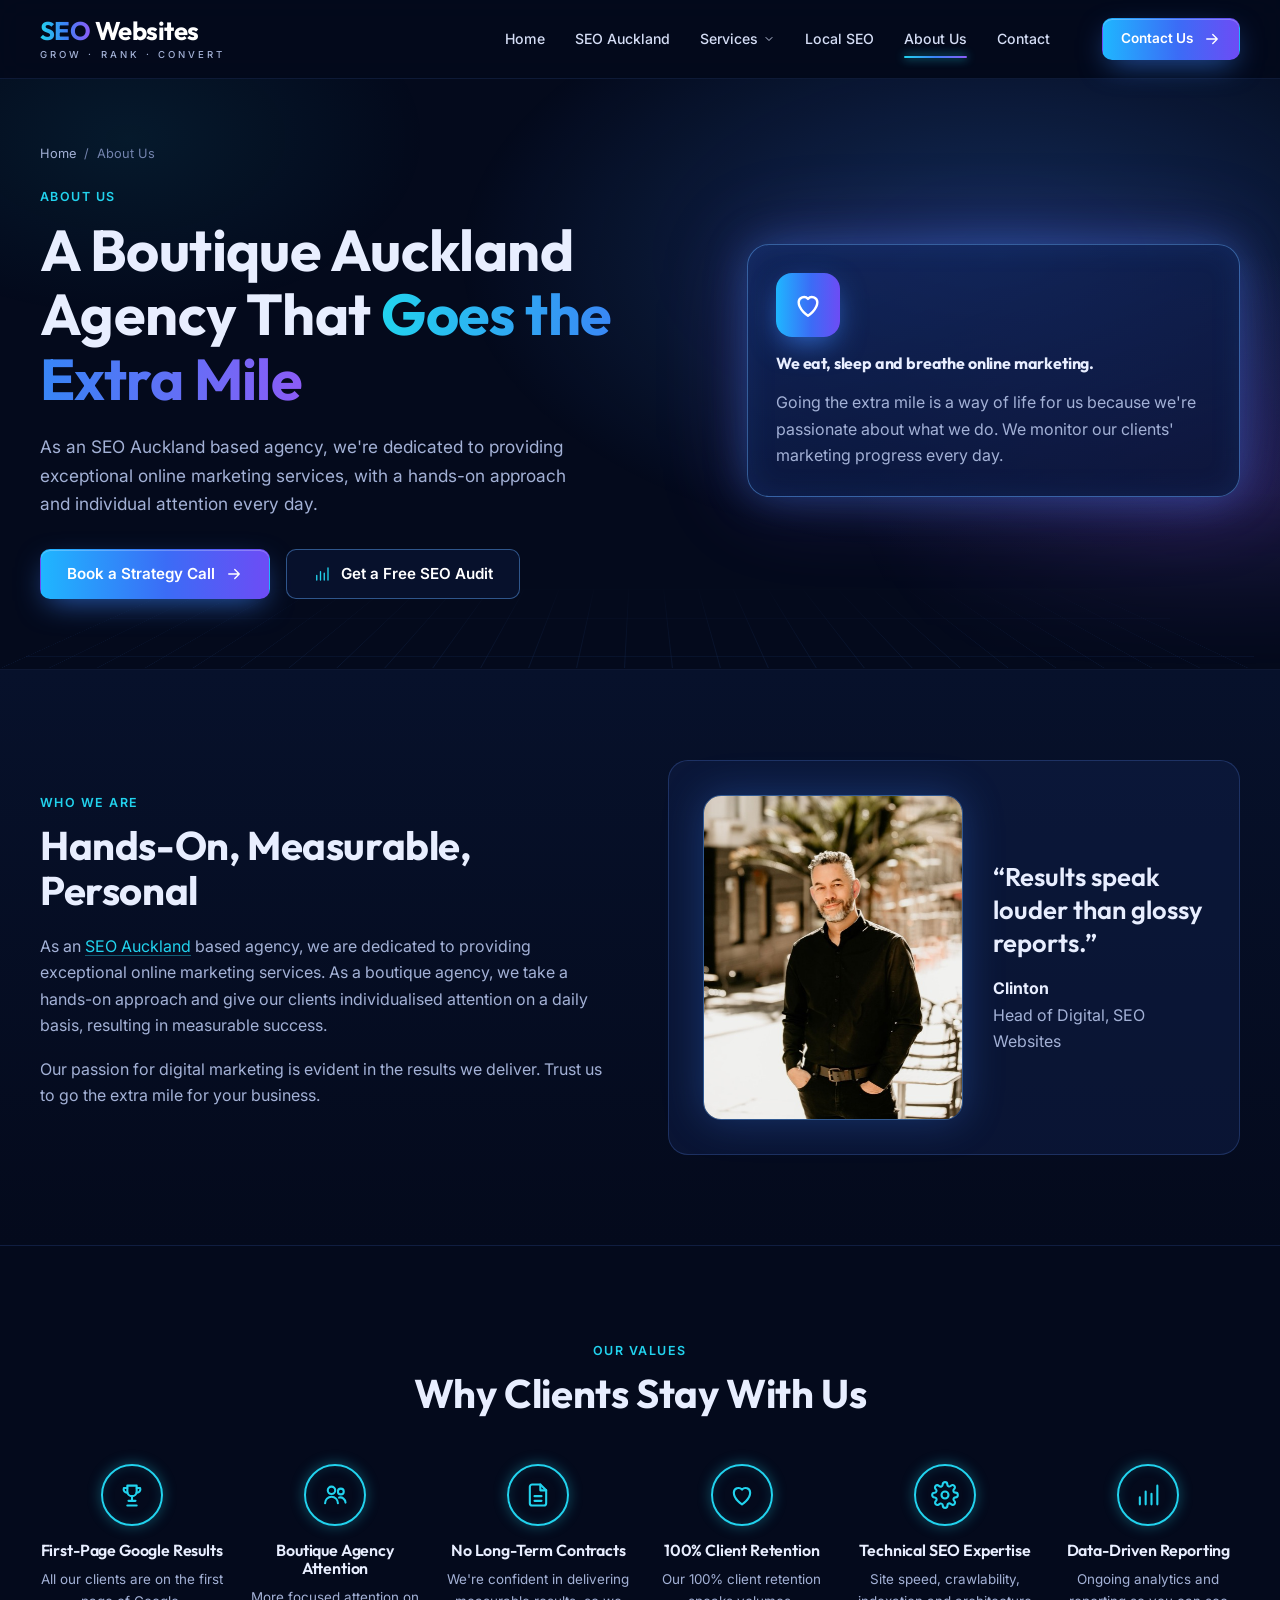
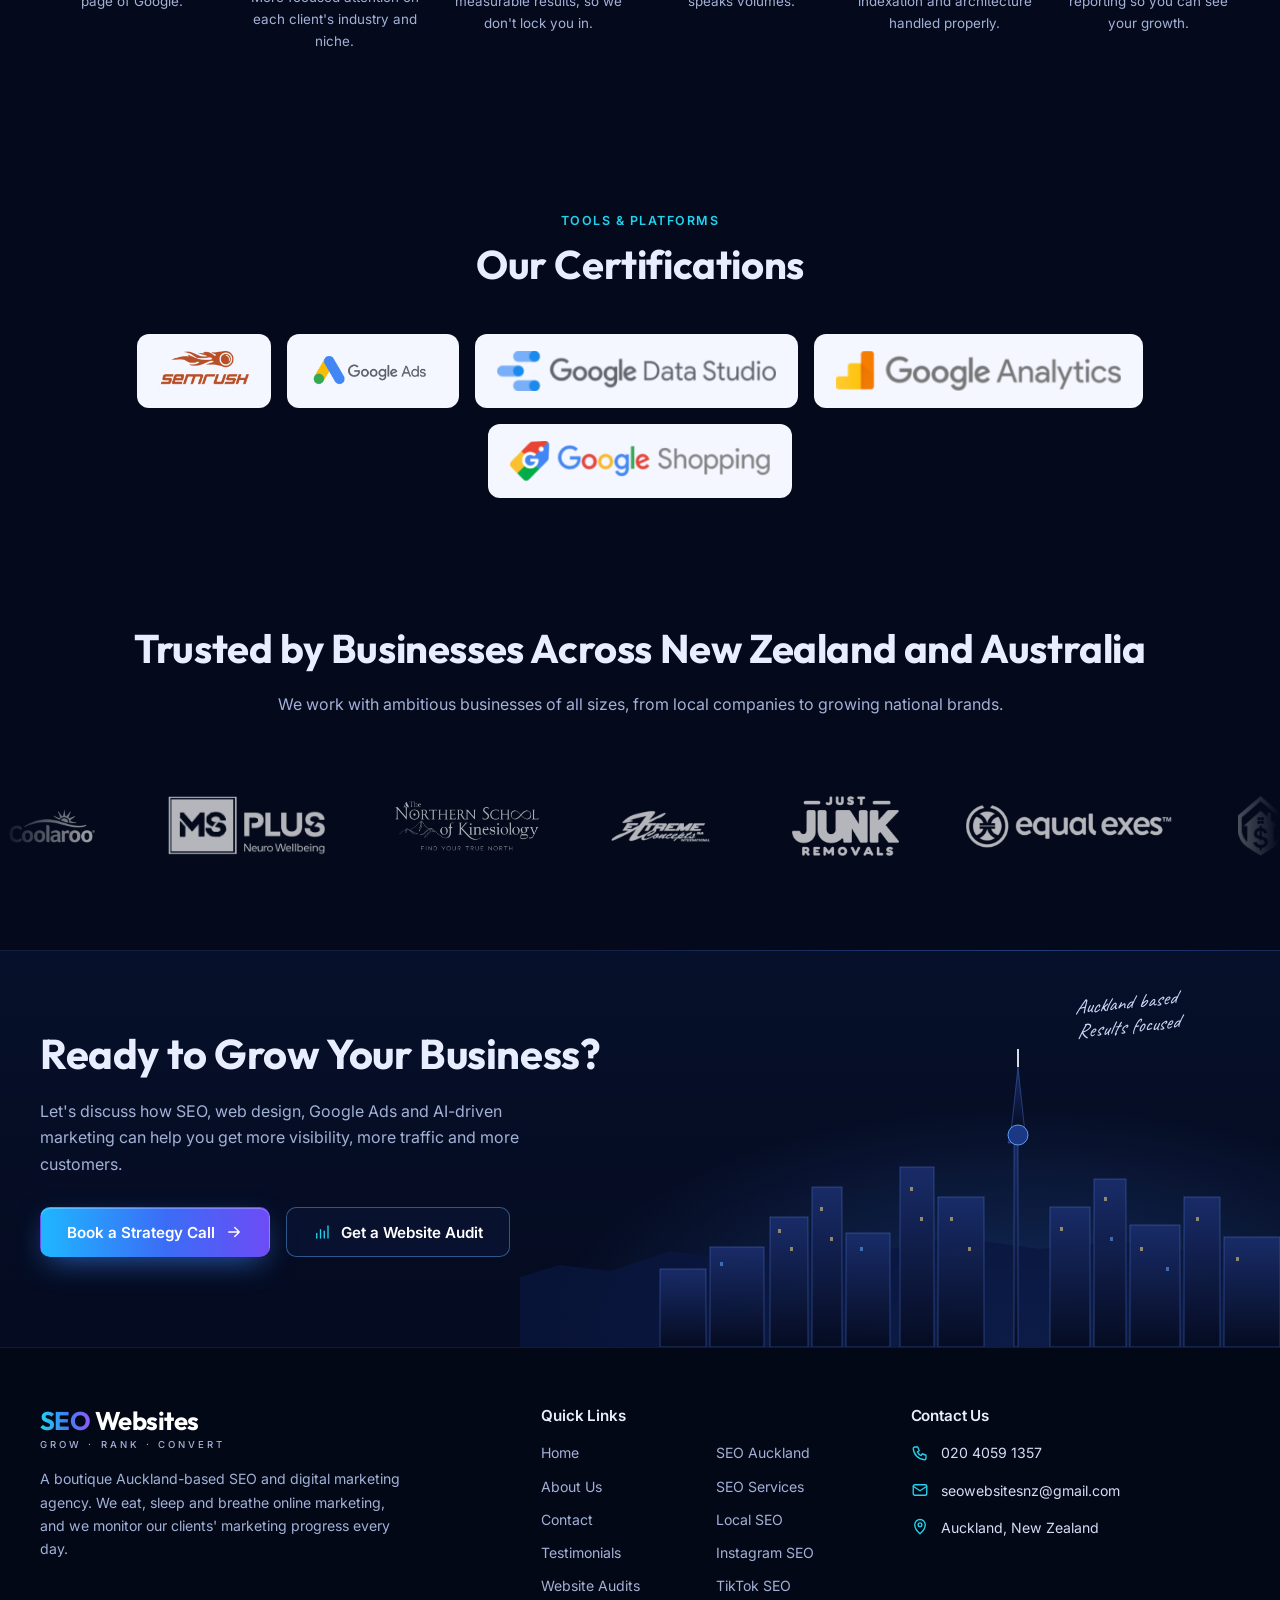
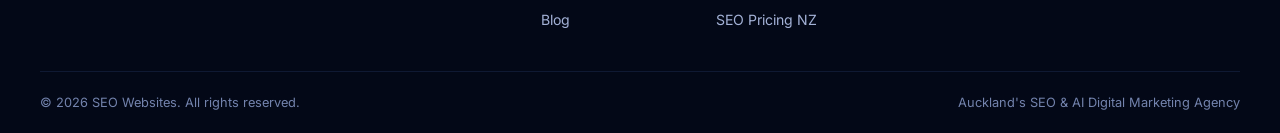
<file: site/about-us/index.html>
<!doctype html>
<html lang="en-NZ">
<head>
<meta charset="utf-8">
<meta name="viewport" content="width=device-width, initial-scale=1">
<title>About Us - SEO Websites</title>
<meta name="description" content="At SEO WEBSITES we eat, sleep and breathe online marketing. Going the extra mile is a way of life for us as we’re passionate about what we do.">
<link rel="canonical" href="https://seowebsites.co.nz/about-us/">
<meta property="og:type" content="website"><meta property="og:title" content="About Us - SEO Websites"><meta property="og:description" content="At SEO WEBSITES we eat, sleep and breathe online marketing. Going the extra mile is a way of life for us as we’re passionate about what we do."><meta property="og:url" content="https://seowebsites.co.nz/about-us/"><meta property="og:locale" content="en_NZ">
<meta name="theme-color" content="#040a1c">
<link rel="preconnect" href="https://fonts.googleapis.com"><link rel="preconnect" href="https://fonts.gstatic.com" crossorigin>
<link href="https://fonts.googleapis.com/css2?family=Caveat&family=Inter:wght@400;500;600&family=Outfit:wght@500;600;700&display=swap" rel="stylesheet">
<link rel="stylesheet" href="/assets/css/style.css">
<script async src="https://www.googletagmanager.com/gtag/js?id=G-BL8N5TNG98"></script>
<script>window.dataLayer=window.dataLayer||[];function gtag(){dataLayer.push(arguments);}gtag('js',new Date());gtag('config','G-BL8N5TNG98');</script>
<script type="application/ld+json">{"@context": "https://schema.org", "@type": "ProfessionalService", "name": "SEO Websites", "url": "https://seowebsites.co.nz/", "telephone": "+64 20 4059 1357", "email": "seowebsitesnz@gmail.com", "priceRange": "$$", "address": {"@type": "PostalAddress", "addressLocality": "Auckland", "postalCode": "2018", "addressCountry": "NZ"}, "areaServed": "New Zealand"}</script>
<script type="application/ld+json">{"@context": "https://schema.org", "@type": "BreadcrumbList", "itemListElement": [{"@type": "ListItem", "position": 1, "name": "Home", "item": "https://seowebsites.co.nz/"}, {"@type": "ListItem", "position": 2, "name": "About Us", "item": "https://seowebsites.co.nz/about-us/"}]}</script>
</head>
<body>
<a class="skip" href="#main">Skip to content</a>
<svg width="0" height="0" style="position:absolute" aria-hidden="true"><defs>
<linearGradient id="g1" x1="0" y1="0" x2="1" y2="1"><stop offset="0" stop-color="#22d3ee"/><stop offset=".55" stop-color="#3b82f6"/><stop offset="1" stop-color="#8b5cf6"/></linearGradient>
<linearGradient id="gArea" x1="0" y1="0" x2="0" y2="1"><stop offset="0" stop-color="#3b82f6" stop-opacity=".55"/><stop offset="1" stop-color="#3b82f6" stop-opacity="0"/></linearGradient>
<linearGradient id="gSky" x1="0" y1="0" x2="0" y2="1"><stop offset="0" stop-color="#1a2d6b"/><stop offset="1" stop-color="#050b20"/></linearGradient>
</defs></svg>
<header class="site-header"><div class="wrap nav">
  <a class="logo" href="/" aria-label="SEO Websites home"><b><span>SEO</span> Websites</b><small>GROW · RANK · CONVERT</small></a>
  <ul class="menu" id="menu"><li><a href="/">Home</a></li><li><a href="/seo-auckland/">SEO Auckland</a></li><li class="has-drop"><button type="button" aria-expanded="false" aria-haspopup="true">Services <svg class="" viewBox="0 0 24 24" fill="none" stroke="currentColor" stroke-width="1.8" stroke-linecap="round" stroke-linejoin="round" aria-hidden="true"><path d="M6 9l6 6 6-6"/></svg></button><ul class="dropdown"><li><a href="/seo-services-auckland/">SEO Services Auckland</a></li><li><a href="/local-seo-services/">Local SEO</a></li><li><a href="/instagram-seo/">Instagram SEO</a></li><li><a href="/tiktok-seo/">TikTok SEO</a></li></ul></li><li><a href="/local-seo-services/">Local SEO</a></li><li><a href="/about-us/" aria-current="page">About Us</a></li><li><a href="/contact/">Contact</a></li><li class="mobile-cta"><a class="btn btn-primary" href="/contact/">Contact Us <svg class="" viewBox="0 0 24 24" fill="none" stroke="currentColor" stroke-width="1.8" stroke-linecap="round" stroke-linejoin="round" aria-hidden="true"><path d="M5 12h14M13 6l6 6-6 6"/></svg></a></li></ul>
  <a class="btn btn-primary btn-sm" href="/contact/">Contact Us <svg class="" viewBox="0 0 24 24" fill="none" stroke="currentColor" stroke-width="1.8" stroke-linecap="round" stroke-linejoin="round" aria-hidden="true"><path d="M5 12h14M13 6l6 6-6 6"/></svg></a>
  <button class="burger" type="button" aria-controls="menu" aria-expanded="false" aria-label="Open menu"><svg class="" viewBox="0 0 24 24" fill="none" stroke="currentColor" stroke-width="1.8" stroke-linecap="round" stroke-linejoin="round" aria-hidden="true"><path d="M4 7h16M4 12h16M4 17h16"/></svg></button>
</div></header>
<main id="main">
<section class="hero page-hero"><div class="wrap hero-grid">
  <div><nav class="crumbs" aria-label="Breadcrumb"><a href="/">Home</a><span>/</span><span>About Us</span></nav>
    <span class="eyebrow">About Us</span><h1>A Boutique Auckland Agency That <span class="grad-text">Goes the Extra Mile</span></h1><p class="lead">As an SEO Auckland based agency, we're dedicated to providing exceptional online marketing services, with a hands-on approach and individual attention every day.</p><div class="btn-row"><a class="btn btn-primary" href="/contact/">Book a Strategy Call <svg class="" viewBox="0 0 24 24" fill="none" stroke="currentColor" stroke-width="1.8" stroke-linecap="round" stroke-linejoin="round" aria-hidden="true"><path d="M5 12h14M13 6l6 6-6 6"/></svg></a><a class="btn btn-ghost" href="/seo-audit/"><svg class="" viewBox="0 0 24 24" fill="none" stroke="currentColor" stroke-width="1.8" stroke-linecap="round" stroke-linejoin="round" aria-hidden="true"><path d="M5 20v-6M10 20V9M15 20v-9M20 20V4"/></svg> Get a Free SEO Audit</a></div></div>
  <div class="reveal"><div class="orb-card"><div class="big-ico"><svg class="" viewBox="0 0 24 24" fill="none" stroke="currentColor" stroke-width="1.8" stroke-linecap="round" stroke-linejoin="round" aria-hidden="true"><path d="M12 20s-7-4.4-7-10a4 4 0 017-2.6A4 4 0 0119 10c0 5.6-7 10-7 10z"/></svg></div><h4>We eat, sleep and breathe online marketing.</h4><p class="muted" style="margin:0">Going the extra mile is a way of life for us because we're passionate about what we do. We monitor our clients' marketing progress every day.</p></div></div>
</div></section>
<section class="sec sec-alt"><div class="wrap split">
  <div class="reveal"><span class="eyebrow">Who We Are</span><h2>Hands-On, Measurable, Personal</h2>
    <div class="prose"><p>As an <a href="/seo-auckland/">SEO Auckland</a> based agency, we are dedicated to providing exceptional online marketing services. As a boutique agency, we take a hands-on approach and give our clients individualised attention on a daily basis, resulting in measurable success.</p>
    <p>Our passion for digital marketing is evident in the results we deliver. Trust us to go the extra mile for your business.</p></div></div>
  <div class="panel founder reveal"><img src="/assets/img/clinton.jpeg" alt="Clinton, Head of Digital at SEO Websites" width="260" height="325" loading="lazy">
    <div><blockquote>“Results speak louder than glossy reports.”</blockquote><b>Clinton</b><p class="muted" style="margin:0">Head of Digital, SEO Websites</p></div></div>
</div></section>
<section class="sec"><div class="wrap">
  <div class="sec-head reveal"><span class="eyebrow">Our Values</span><h2>Why Clients Stay With Us</h2></div>
  <div class="grid g-6 why-grid"><div class="why reveal"><div class="ring-ico"><svg class="" viewBox="0 0 24 24" fill="none" stroke="currentColor" stroke-width="1.8" stroke-linecap="round" stroke-linejoin="round" aria-hidden="true"><path d="M8 4h8v5a4 4 0 01-8 0z"/><path d="M8 6H5a3 3 0 003 4M16 6h3a3 3 0 01-3 4M12 13v4M8 21h8M9 17h6"/></svg></div><h3>First-Page Google Results</h3><p>All our clients are on the first page of Google.</p></div><div class="why reveal"><div class="ring-ico"><svg class="" viewBox="0 0 24 24" fill="none" stroke="currentColor" stroke-width="1.8" stroke-linecap="round" stroke-linejoin="round" aria-hidden="true"><circle cx="9" cy="8" r="3.2"/><path d="M3.5 19a5.5 5.5 0 0111 0"/><circle cx="17" cy="9" r="2.5"/><path d="M15.5 14.2A4.5 4.5 0 0121 18.5"/></svg></div><h3>Boutique Agency Attention</h3><p>More focused attention on each client's industry and niche.</p></div><div class="why reveal"><div class="ring-ico"><svg class="" viewBox="0 0 24 24" fill="none" stroke="currentColor" stroke-width="1.8" stroke-linecap="round" stroke-linejoin="round" aria-hidden="true"><path d="M14 3H7a2 2 0 00-2 2v14a2 2 0 002 2h10a2 2 0 002-2V8z"/><path d="M14 3v5h5M9 13h6M9 17h6"/></svg></div><h3>No Long-Term Contracts</h3><p>We're confident in delivering measurable results, so we don't lock you in.</p></div><div class="why reveal"><div class="ring-ico"><svg class="" viewBox="0 0 24 24" fill="none" stroke="currentColor" stroke-width="1.8" stroke-linecap="round" stroke-linejoin="round" aria-hidden="true"><path d="M12 20s-7-4.4-7-10a4 4 0 017-2.6A4 4 0 0119 10c0 5.6-7 10-7 10z"/></svg></div><h3>100% Client Retention</h3><p>Our 100% client retention speaks volumes.</p></div><div class="why reveal"><div class="ring-ico"><svg class="" viewBox="0 0 24 24" fill="none" stroke="currentColor" stroke-width="1.8" stroke-linecap="round" stroke-linejoin="round" aria-hidden="true"><circle cx="12" cy="12" r="3"/><path d="M19.4 15a1.7 1.7 0 00.3 1.8l.1.1a2 2 0 11-2.8 2.8l-.1-.1a1.7 1.7 0 00-1.8-.3 1.7 1.7 0 00-1 1.5V21a2 2 0 11-4 0v-.1a1.7 1.7 0 00-1.1-1.5 1.7 1.7 0 00-1.8.3l-.1.1a2 2 0 11-2.8-2.8l.1-.1a1.7 1.7 0 00.3-1.8 1.7 1.7 0 00-1.5-1H3a2 2 0 110-4h.1a1.7 1.7 0 001.5-1.1 1.7 1.7 0 00-.3-1.8l-.1-.1a2 2 0 112.8-2.8l.1.1a1.7 1.7 0 001.8.3H9a1.7 1.7 0 001-1.5V3a2 2 0 114 0v.1a1.7 1.7 0 001 1.5 1.7 1.7 0 001.8-.3l.1-.1a2 2 0 112.8 2.8l-.1.1a1.7 1.7 0 00-.3 1.8V9a1.7 1.7 0 001.5 1H21a2 2 0 110 4h-.1a1.7 1.7 0 00-1.5 1z"/></svg></div><h3>Technical SEO Expertise</h3><p>Site speed, crawlability, indexation and architecture handled properly.</p></div><div class="why reveal"><div class="ring-ico"><svg class="" viewBox="0 0 24 24" fill="none" stroke="currentColor" stroke-width="1.8" stroke-linecap="round" stroke-linejoin="round" aria-hidden="true"><path d="M5 20v-6M10 20V9M15 20v-9M20 20V4"/></svg></div><h3>Data-Driven Reporting</h3><p>Ongoing analytics and reporting so you can see your growth.</p></div></div>
</div></section>
<section class="sec-tight"><div class="wrap"><div class="sec-head reveal"><span class="eyebrow">Tools &amp; Platforms</span><h2>Our Certifications</h2></div><div class="certs reveal"><span><img src="/assets/img/certs/c1.png" alt="Semrush" loading="lazy"></span><span><img src="/assets/img/certs/c2.png" alt="Google Ads" loading="lazy"></span><span><img src="/assets/img/certs/c3.png" alt="Google Data Studio" loading="lazy"></span><span><img src="/assets/img/certs/c4.png" alt="Google Analytics" loading="lazy"></span><span><img src="/assets/img/certs/c5.png" alt="Google Shopping" loading="lazy"></span></div></div></section>
<section class="sec-tight"><div class="wrap"><div class="sec-head wide reveal"><h2>Trusted by Businesses Across New Zealand and Australia</h2><p>We work with ambitious businesses of all sizes, from local companies to growing national brands.</p></div></div>
  <div class="logo-marquee reveal" aria-label="Client logos"><div class="logo-track"><ul class="logo-group"><li class="logo-slide xl"><img src="/assets/img/logos/coolaroo.webp" alt="Coolaroo logo" loading="lazy"></li><li class="logo-slide "><img src="/assets/img/logos/msp.webp" alt="MSP Neuro Wellbeing logo" loading="lazy"></li><li class="logo-slide "><img src="/assets/img/logos/nsk.webp" alt="The Northern School of Kinesiology logo" loading="lazy"></li><li class="logo-slide "><img src="/assets/img/logos/eci.webp" alt="ECI logo" loading="lazy"></li><li class="logo-slide "><img src="/assets/img/logos/justjunk.webp" alt="Just Junk Removals logo" loading="lazy"></li><li class="logo-slide "><img src="/assets/img/logos/equalexes.webp" alt="Equal Exes logo" loading="lazy"></li><li class="logo-slide "><img src="/assets/img/logos/property-super.webp" alt="Property With Superannuation logo" loading="lazy"></li><li class="logo-slide tall"><img src="/assets/img/logos/a-plus-clinic.webp" alt="A Plus Cosmetic Clinic logo" loading="lazy"></li><li class="logo-slide tall"><img src="/assets/img/logos/baran-bordeaux.webp" alt="Baran de Bordeaux logo" loading="lazy"></li><li class="logo-slide "><img src="/assets/img/logos/joints-up.webp" alt="Joint's Up logo" loading="lazy"></li><li class="logo-slide "><img src="/assets/img/logos/pacific-fuel.webp" alt="Pacific Fuel Solutions logo" loading="lazy"></li><li class="logo-slide "><img src="/assets/img/logos/shafer-design.webp" alt="Shafer Design Limited logo" loading="lazy"></li><li class="logo-slide "><img src="/assets/img/logos/dr-m-janic.webp" alt="Dr M Janjic logo" loading="lazy"></li><li class="logo-slide "><img src="/assets/img/logos/elisha-engineering.webp" alt="Elisha Engineering logo" loading="lazy"></li><li class="logo-slide "><img src="/assets/img/logos/extreme-global.webp" alt="Extreme Global logo" loading="lazy"></li><li class="logo-slide "><img src="/assets/img/logos/gf-flow.webp" alt="Guaranteed Flow Systems logo" loading="lazy"></li><li class="logo-slide tall"><img src="/assets/img/logos/humphries.png" alt="Humphries Associates logo" loading="lazy"></li><li class="logo-slide "><img src="/assets/img/logos/frontier-pools.webp" alt="Frontier Pools logo" loading="lazy"></li><li class="logo-slide "><img src="/assets/img/logos/katarzyna-mackenzie.webp" alt="Katarzyna Mackenzie Plastic Surgeon logo" loading="lazy"></li><li class="logo-slide "><img src="/assets/img/logos/yeomans.webp" alt="Yeomans Survey Solutions logo" loading="lazy"></li><li class="logo-slide "><img src="/assets/img/logos/marina-specialists.webp" alt="Marina Specialists logo" loading="lazy"></li><li class="logo-slide "><img src="/assets/img/logos/oral-care.webp" alt="The Oral Care Company logo" loading="lazy"></li><li class="logo-slide "><img src="/assets/img/logos/operation-restore-hope.webp" alt="Operation Restore Hope logo" loading="lazy"></li><li class="logo-slide tall"><img src="/assets/img/logos/patara-life.webp" alt="Patara Life logo" loading="lazy"></li><li class="logo-slide "><img src="/assets/img/logos/tristan-de-chalain.webp" alt="Dr Tristan de Chalain logo" loading="lazy"></li><li class="logo-slide tall"><img src="/assets/img/logos/mo-cullen.png" alt="Mo Cullen Shirtsmith logo" loading="lazy"></li></ul><ul class="logo-group" aria-hidden="true"><li class="logo-slide xl"><img src="/assets/img/logos/coolaroo.webp" alt="" loading="lazy"></li><li class="logo-slide "><img src="/assets/img/logos/msp.webp" alt="" loading="lazy"></li><li class="logo-slide "><img src="/assets/img/logos/nsk.webp" alt="" loading="lazy"></li><li class="logo-slide "><img src="/assets/img/logos/eci.webp" alt="" loading="lazy"></li><li class="logo-slide "><img src="/assets/img/logos/justjunk.webp" alt="" loading="lazy"></li><li class="logo-slide "><img src="/assets/img/logos/equalexes.webp" alt="" loading="lazy"></li><li class="logo-slide "><img src="/assets/img/logos/property-super.webp" alt="" loading="lazy"></li><li class="logo-slide tall"><img src="/assets/img/logos/a-plus-clinic.webp" alt="" loading="lazy"></li><li class="logo-slide tall"><img src="/assets/img/logos/baran-bordeaux.webp" alt="" loading="lazy"></li><li class="logo-slide "><img src="/assets/img/logos/joints-up.webp" alt="" loading="lazy"></li><li class="logo-slide "><img src="/assets/img/logos/pacific-fuel.webp" alt="" loading="lazy"></li><li class="logo-slide "><img src="/assets/img/logos/shafer-design.webp" alt="" loading="lazy"></li><li class="logo-slide "><img src="/assets/img/logos/dr-m-janic.webp" alt="" loading="lazy"></li><li class="logo-slide "><img src="/assets/img/logos/elisha-engineering.webp" alt="" loading="lazy"></li><li class="logo-slide "><img src="/assets/img/logos/extreme-global.webp" alt="" loading="lazy"></li><li class="logo-slide "><img src="/assets/img/logos/gf-flow.webp" alt="" loading="lazy"></li><li class="logo-slide tall"><img src="/assets/img/logos/humphries.png" alt="" loading="lazy"></li><li class="logo-slide "><img src="/assets/img/logos/frontier-pools.webp" alt="" loading="lazy"></li><li class="logo-slide "><img src="/assets/img/logos/katarzyna-mackenzie.webp" alt="" loading="lazy"></li><li class="logo-slide "><img src="/assets/img/logos/yeomans.webp" alt="" loading="lazy"></li><li class="logo-slide "><img src="/assets/img/logos/marina-specialists.webp" alt="" loading="lazy"></li><li class="logo-slide "><img src="/assets/img/logos/oral-care.webp" alt="" loading="lazy"></li><li class="logo-slide "><img src="/assets/img/logos/operation-restore-hope.webp" alt="" loading="lazy"></li><li class="logo-slide tall"><img src="/assets/img/logos/patara-life.webp" alt="" loading="lazy"></li><li class="logo-slide "><img src="/assets/img/logos/tristan-de-chalain.webp" alt="" loading="lazy"></li><li class="logo-slide tall"><img src="/assets/img/logos/mo-cullen.png" alt="" loading="lazy"></li></ul></div></div></section>
<section class="cta"><div class="wrap">
  <h2 class="reveal">Ready to Grow Your Business?</h2><p class="reveal">Let's discuss how SEO, web design, Google Ads and AI-driven marketing can help you get more visibility, more traffic and more customers.</p>
  <div class="btn-row reveal"><a class="btn btn-primary" href="/contact/">Book a Strategy Call <svg class="" viewBox="0 0 24 24" fill="none" stroke="currentColor" stroke-width="1.8" stroke-linecap="round" stroke-linejoin="round" aria-hidden="true"><path d="M5 12h14M13 6l6 6-6 6"/></svg></a><a class="btn btn-ghost" href="/seo-audit/"><svg class="" viewBox="0 0 24 24" fill="none" stroke="currentColor" stroke-width="1.8" stroke-linecap="round" stroke-linejoin="round" aria-hidden="true"><path d="M5 20v-6M10 20V9M15 20v-9M20 20V4"/></svg> Get a Website Audit</a></div>
</div><span class="dash-note">Auckland based<br>Results focused</span><svg class="skyline" viewBox="0 0 760 300" preserveAspectRatio="xMaxYMax meet" aria-hidden="true">
<path fill="#0b1740" d="M0 300V230l40-12 50 6 60-20 70 10 60-28 80 18 70-14 90 12 80-8 70 10 90-6v132z" opacity=".8"/>
<g fill="url(#gSky)" stroke="rgba(99,145,255,.35)" stroke-width="1">
<rect x="250" y="170" width="38" height="130"/><rect x="292" y="140" width="30" height="160"/><rect x="326" y="186" width="44" height="114"/>
<rect x="380" y="120" width="34" height="180"/><rect x="418" y="150" width="46" height="150"/><rect x="530" y="160" width="40" height="140"/>
<rect x="574" y="132" width="32" height="168"/><rect x="610" y="178" width="50" height="122"/><rect x="664" y="150" width="36" height="150"/><rect x="704" y="190" width="56" height="110"/>
<rect x="190" y="200" width="54" height="100"/><rect x="140" y="222" width="46" height="78"/>
<path d="M494 300V96h-6l4-10h-3l3-8h8l3 8h-3l4 10h-6v204z"/><path d="M491 86h14l-7-66z"/>
</g>
<circle cx="498" cy="88" r="10" fill="#1d3a8a" stroke="#60a5fa"/><path d="M498 20V2" stroke="#e2e8f0" stroke-width="2"/>
<g fill="#fde68a" opacity=".55"><rect x="258" y="182" width="3" height="4"/><rect x="270" y="200" width="3" height="4"/><rect x="300" y="160" width="3" height="4"/><rect x="310" y="190" width="3" height="4"/><rect x="390" y="140" width="3" height="4"/><rect x="400" y="170" width="3" height="4"/><rect x="430" y="170" width="3" height="4"/><rect x="448" y="200" width="3" height="4"/><rect x="540" y="180" width="3" height="4"/><rect x="584" y="150" width="3" height="4"/><rect x="620" y="200" width="3" height="4"/><rect x="676" y="170" width="3" height="4"/><rect x="716" y="210" width="3" height="4"/></g>
<g fill="#60a5fa" opacity=".6"><rect x="340" y="200" width="3" height="4"/><rect x="590" y="190" width="3" height="4"/><rect x="200" y="215" width="3" height="4"/><rect x="646" y="220" width="3" height="4"/></g>
</svg></section>
</main>
<footer class="site-footer"><div class="wrap">
  <div class="foot-grid">
    <div><a class="logo" href="/"><b><span>SEO</span> Websites</b><small>GROW · RANK · CONVERT</small></a>
      <p>A boutique Auckland-based SEO and digital marketing agency. We eat, sleep and breathe online marketing, and we monitor our clients' marketing progress every day.</p></div>
    <div><h4>Quick Links</h4><ul class="foot-links">
      <li><a href="/">Home</a></li><li><a href="/seo-auckland/">SEO Auckland</a></li>
      <li><a href="/about-us/">About Us</a></li><li><a href="/seo-services-auckland/">SEO Services</a></li>
      <li><a href="/contact/">Contact</a></li><li><a href="/local-seo-services/">Local SEO</a></li>
      <li><a href="/testimonials/">Testimonials</a></li><li><a href="/instagram-seo/">Instagram SEO</a></li>
      <li><a href="/seo-audit/">Website Audits</a></li><li><a href="/tiktok-seo/">TikTok SEO</a></li>
      <li><a href="/blog/">Blog</a></li><li><a href="/seo-pricing-nz/">SEO Pricing NZ</a></li>
    </ul></div>
    <div><h4>Contact Us</h4><ul class="foot-contact">
      <li><svg class="" viewBox="0 0 24 24" fill="none" stroke="currentColor" stroke-width="1.8" stroke-linecap="round" stroke-linejoin="round" aria-hidden="true"><path d="M5 4h4l2 5-2.5 1.5a11 11 0 005 5L15 13l5 2v4a2 2 0 01-2 2A16 16 0 013 6a2 2 0 012-2z"/></svg><a href="tel:+642040591357">020 4059 1357</a></li>
      <li><svg class="" viewBox="0 0 24 24" fill="none" stroke="currentColor" stroke-width="1.8" stroke-linecap="round" stroke-linejoin="round" aria-hidden="true"><rect x="3" y="5" width="18" height="14" rx="2"/><path d="M3 7l9 6 9-6"/></svg><a href="mailto:seowebsitesnz@gmail.com">seowebsitesnz@gmail.com</a></li>
      <li><svg class="" viewBox="0 0 24 24" fill="none" stroke="currentColor" stroke-width="1.8" stroke-linecap="round" stroke-linejoin="round" aria-hidden="true"><path d="M12 21s-7-6-7-12a7 7 0 0114 0c0 6-7 12-7 12z"/><circle cx="12" cy="9" r="2.5"/></svg>Auckland, New Zealand</li>
    </ul></div>
  </div>
  <div class="foot-bar"><span>© 2026 SEO Websites. All rights reserved.</span><span>Auckland's SEO &amp; AI Digital Marketing Agency</span></div>
</div></footer>
<script src="/assets/js/main.js" defer></script>
</body>
</html>
</file>
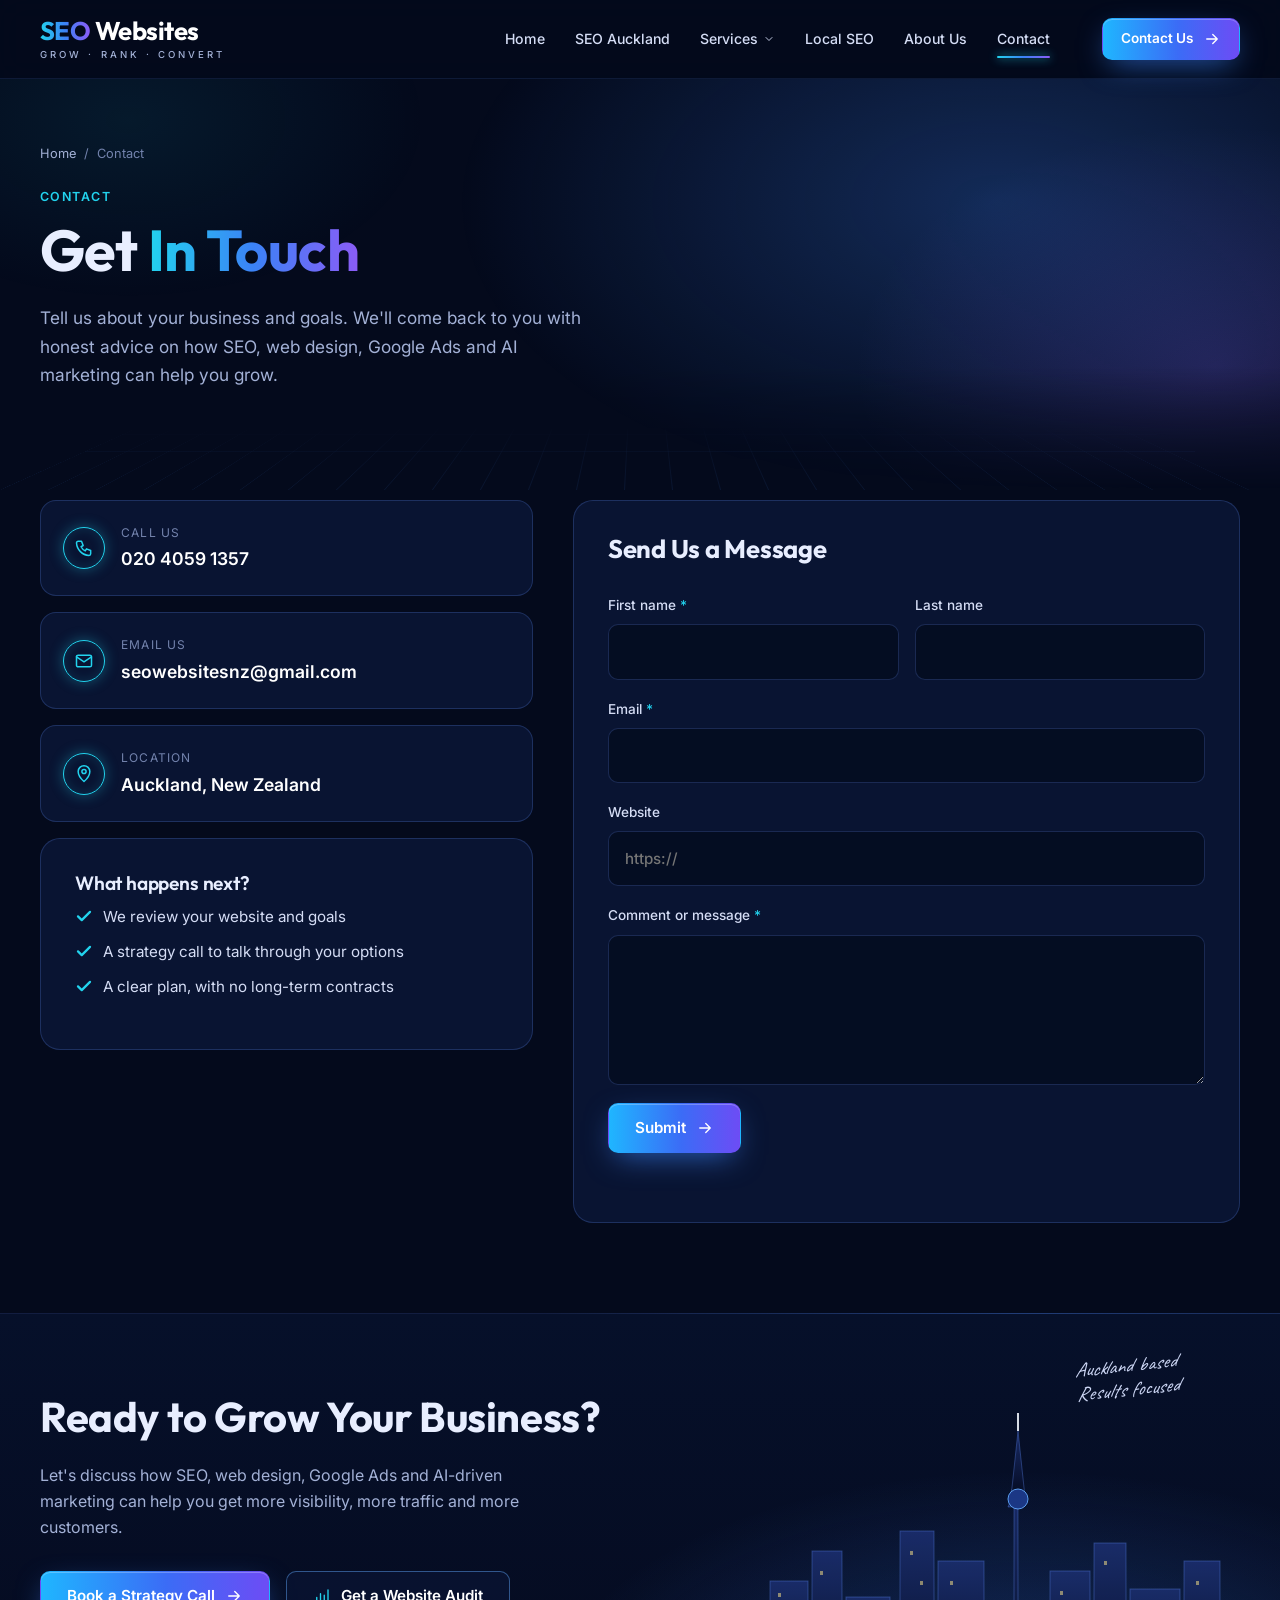
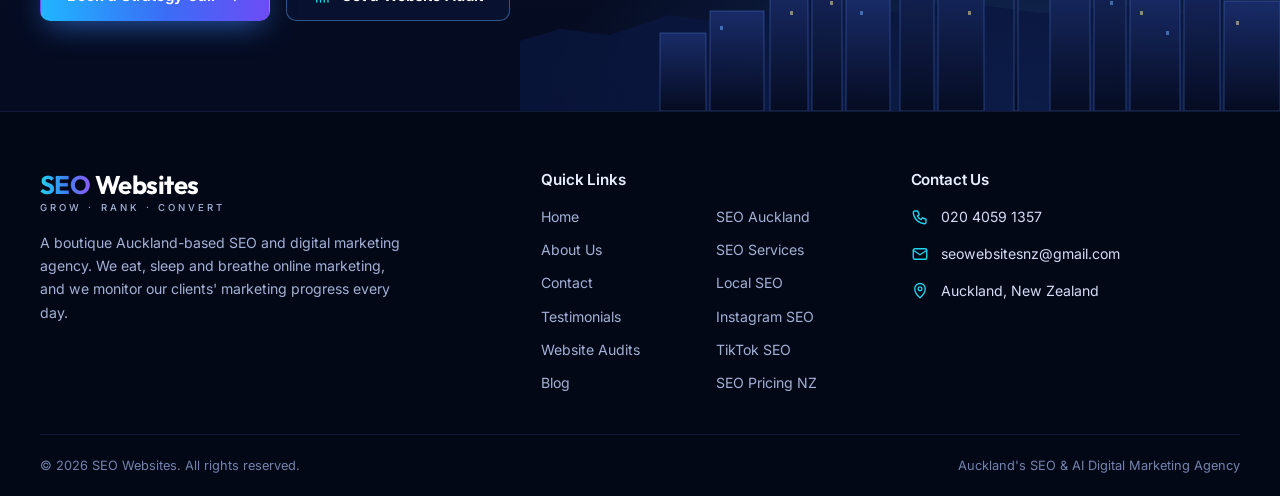
<file: site/contact/index.html>
<!doctype html>
<html lang="en-NZ">
<head>
<meta charset="utf-8">
<meta name="viewport" content="width=device-width, initial-scale=1">
<title>Contact - SEO Websites</title>
<meta name="description" content="Contact SEO Websites, a boutique Auckland SEO and AI digital marketing agency. Call 020 4059 1357 or email seowebsitesnz@gmail.com.">
<link rel="canonical" href="https://seowebsites.co.nz/contact/">
<meta property="og:type" content="website"><meta property="og:title" content="Contact - SEO Websites"><meta property="og:description" content="Contact SEO Websites, a boutique Auckland SEO and AI digital marketing agency. Call 020 4059 1357 or email seowebsitesnz@gmail.com."><meta property="og:url" content="https://seowebsites.co.nz/contact/"><meta property="og:locale" content="en_NZ">
<meta name="theme-color" content="#040a1c">
<link rel="preconnect" href="https://fonts.googleapis.com"><link rel="preconnect" href="https://fonts.gstatic.com" crossorigin>
<link href="https://fonts.googleapis.com/css2?family=Caveat&family=Inter:wght@400;500;600&family=Outfit:wght@500;600;700&display=swap" rel="stylesheet">
<link rel="stylesheet" href="/assets/css/style.css">
<script async src="https://www.googletagmanager.com/gtag/js?id=G-BL8N5TNG98"></script>
<script>window.dataLayer=window.dataLayer||[];function gtag(){dataLayer.push(arguments);}gtag('js',new Date());gtag('config','G-BL8N5TNG98');</script>
<script type="application/ld+json">{"@context": "https://schema.org", "@type": "ProfessionalService", "name": "SEO Websites", "url": "https://seowebsites.co.nz/", "telephone": "+64 20 4059 1357", "email": "seowebsitesnz@gmail.com", "priceRange": "$$", "address": {"@type": "PostalAddress", "addressLocality": "Auckland", "postalCode": "2018", "addressCountry": "NZ"}, "areaServed": "New Zealand"}</script>
<script type="application/ld+json">{"@context": "https://schema.org", "@type": "BreadcrumbList", "itemListElement": [{"@type": "ListItem", "position": 1, "name": "Home", "item": "https://seowebsites.co.nz/"}, {"@type": "ListItem", "position": 2, "name": "Contact", "item": "https://seowebsites.co.nz/contact/"}]}</script>
</head>
<body>
<a class="skip" href="#main">Skip to content</a>
<svg width="0" height="0" style="position:absolute" aria-hidden="true"><defs>
<linearGradient id="g1" x1="0" y1="0" x2="1" y2="1"><stop offset="0" stop-color="#22d3ee"/><stop offset=".55" stop-color="#3b82f6"/><stop offset="1" stop-color="#8b5cf6"/></linearGradient>
<linearGradient id="gArea" x1="0" y1="0" x2="0" y2="1"><stop offset="0" stop-color="#3b82f6" stop-opacity=".55"/><stop offset="1" stop-color="#3b82f6" stop-opacity="0"/></linearGradient>
<linearGradient id="gSky" x1="0" y1="0" x2="0" y2="1"><stop offset="0" stop-color="#1a2d6b"/><stop offset="1" stop-color="#050b20"/></linearGradient>
</defs></svg>
<header class="site-header"><div class="wrap nav">
  <a class="logo" href="/" aria-label="SEO Websites home"><b><span>SEO</span> Websites</b><small>GROW · RANK · CONVERT</small></a>
  <ul class="menu" id="menu"><li><a href="/">Home</a></li><li><a href="/seo-auckland/">SEO Auckland</a></li><li class="has-drop"><button type="button" aria-expanded="false" aria-haspopup="true">Services <svg class="" viewBox="0 0 24 24" fill="none" stroke="currentColor" stroke-width="1.8" stroke-linecap="round" stroke-linejoin="round" aria-hidden="true"><path d="M6 9l6 6 6-6"/></svg></button><ul class="dropdown"><li><a href="/seo-services-auckland/">SEO Services Auckland</a></li><li><a href="/local-seo-services/">Local SEO</a></li><li><a href="/instagram-seo/">Instagram SEO</a></li><li><a href="/tiktok-seo/">TikTok SEO</a></li></ul></li><li><a href="/local-seo-services/">Local SEO</a></li><li><a href="/about-us/">About Us</a></li><li><a href="/contact/" aria-current="page">Contact</a></li><li class="mobile-cta"><a class="btn btn-primary" href="/contact/">Contact Us <svg class="" viewBox="0 0 24 24" fill="none" stroke="currentColor" stroke-width="1.8" stroke-linecap="round" stroke-linejoin="round" aria-hidden="true"><path d="M5 12h14M13 6l6 6-6 6"/></svg></a></li></ul>
  <a class="btn btn-primary btn-sm" href="/contact/">Contact Us <svg class="" viewBox="0 0 24 24" fill="none" stroke="currentColor" stroke-width="1.8" stroke-linecap="round" stroke-linejoin="round" aria-hidden="true"><path d="M5 12h14M13 6l6 6-6 6"/></svg></a>
  <button class="burger" type="button" aria-controls="menu" aria-expanded="false" aria-label="Open menu"><svg class="" viewBox="0 0 24 24" fill="none" stroke="currentColor" stroke-width="1.8" stroke-linecap="round" stroke-linejoin="round" aria-hidden="true"><path d="M4 7h16M4 12h16M4 17h16"/></svg></button>
</div></header>
<main id="main">
<section class="hero page-hero"><div class="wrap">
  <nav class="crumbs" aria-label="Breadcrumb"><a href="/">Home</a><span>/</span><span>Contact</span></nav>
  <span class="eyebrow">Contact</span><h1>Get <span class="grad-text">In Touch</span></h1>
  <p class="lead">Tell us about your business and goals. We'll come back to you with honest advice on how SEO, web design, Google Ads and AI marketing can help you grow.</p>
</div></section>
<section class="sec" style="padding-top:10px"><div class="wrap contact-grid">
  <div class="contact-items">
    <a class="contact-item reveal" href="tel:+642040591357"><span class="ring-ico"><svg class="" viewBox="0 0 24 24" fill="none" stroke="currentColor" stroke-width="1.8" stroke-linecap="round" stroke-linejoin="round" aria-hidden="true"><path d="M5 4h4l2 5-2.5 1.5a11 11 0 005 5L15 13l5 2v4a2 2 0 01-2 2A16 16 0 013 6a2 2 0 012-2z"/></svg></span><span><small>Call Us</small><b>020 4059 1357</b></span></a>
    <a class="contact-item reveal" href="mailto:seowebsitesnz@gmail.com"><span class="ring-ico"><svg class="" viewBox="0 0 24 24" fill="none" stroke="currentColor" stroke-width="1.8" stroke-linecap="round" stroke-linejoin="round" aria-hidden="true"><rect x="3" y="5" width="18" height="14" rx="2"/><path d="M3 7l9 6 9-6"/></svg></span><span><small>Email Us</small><b>seowebsitesnz@gmail.com</b></span></a>
    <div class="contact-item reveal"><span class="ring-ico"><svg class="" viewBox="0 0 24 24" fill="none" stroke="currentColor" stroke-width="1.8" stroke-linecap="round" stroke-linejoin="round" aria-hidden="true"><path d="M12 21s-7-6-7-12a7 7 0 0114 0c0 6-7 12-7 12z"/><circle cx="12" cy="9" r="2.5"/></svg></span><span><small>Location</small><b>Auckland, New Zealand</b></span></div>
    <div class="panel reveal"><h3>What happens next?</h3><ul class="check"><li>We review your website and goals</li><li>A strategy call to talk through your options</li><li>A clear plan, with no long-term contracts</li></ul></div>
  </div>
  <form class="panel reveal" id="contact-form" method="post" action="https://formsubmit.co/seowebsitesnz@gmail.com">
    <input type="hidden" name="_subject" value="New enquiry from seowebsites.co.nz">
    <input type="hidden" name="_template" value="table">
    <input type="hidden" name="_next" value="https://seowebsites.co.nz/contact/?sent=1#contact-form">
    <input type="text" name="_honey" style="display:none" tabindex="-1" autocomplete="off" aria-hidden="true">
    <h2 style="font-size:1.6rem">Send Us a Message</h2>
    <div class="f-row"><label><span>First name <span class="req">*</span></span><input name="first" autocomplete="given-name" required></label>
      <label><span>Last name</span><input name="last" autocomplete="family-name"></label></div>
    <label><span>Email <span class="req">*</span></span><input type="email" name="email" autocomplete="email" required></label>
    <label><span>Website</span><input name="website" type="url" placeholder="https://" autocomplete="url"></label>
    <label><span>Comment or message <span class="req">*</span></span><textarea name="message" required></textarea></label>
    <button class="btn btn-primary" type="submit" style="justify-self:start">Submit <svg class="" viewBox="0 0 24 24" fill="none" stroke="currentColor" stroke-width="1.8" stroke-linecap="round" stroke-linejoin="round" aria-hidden="true"><path d="M5 12h14M13 6l6 6-6 6"/></svg></button>
    <p class="form-msg" role="status"></p>
  </form>
</div></section>
<section class="cta"><div class="wrap">
  <h2 class="reveal">Ready to Grow Your Business?</h2><p class="reveal">Let's discuss how SEO, web design, Google Ads and AI-driven marketing can help you get more visibility, more traffic and more customers.</p>
  <div class="btn-row reveal"><a class="btn btn-primary" href="/contact/">Book a Strategy Call <svg class="" viewBox="0 0 24 24" fill="none" stroke="currentColor" stroke-width="1.8" stroke-linecap="round" stroke-linejoin="round" aria-hidden="true"><path d="M5 12h14M13 6l6 6-6 6"/></svg></a><a class="btn btn-ghost" href="/seo-audit/"><svg class="" viewBox="0 0 24 24" fill="none" stroke="currentColor" stroke-width="1.8" stroke-linecap="round" stroke-linejoin="round" aria-hidden="true"><path d="M5 20v-6M10 20V9M15 20v-9M20 20V4"/></svg> Get a Website Audit</a></div>
</div><span class="dash-note">Auckland based<br>Results focused</span><svg class="skyline" viewBox="0 0 760 300" preserveAspectRatio="xMaxYMax meet" aria-hidden="true">
<path fill="#0b1740" d="M0 300V230l40-12 50 6 60-20 70 10 60-28 80 18 70-14 90 12 80-8 70 10 90-6v132z" opacity=".8"/>
<g fill="url(#gSky)" stroke="rgba(99,145,255,.35)" stroke-width="1">
<rect x="250" y="170" width="38" height="130"/><rect x="292" y="140" width="30" height="160"/><rect x="326" y="186" width="44" height="114"/>
<rect x="380" y="120" width="34" height="180"/><rect x="418" y="150" width="46" height="150"/><rect x="530" y="160" width="40" height="140"/>
<rect x="574" y="132" width="32" height="168"/><rect x="610" y="178" width="50" height="122"/><rect x="664" y="150" width="36" height="150"/><rect x="704" y="190" width="56" height="110"/>
<rect x="190" y="200" width="54" height="100"/><rect x="140" y="222" width="46" height="78"/>
<path d="M494 300V96h-6l4-10h-3l3-8h8l3 8h-3l4 10h-6v204z"/><path d="M491 86h14l-7-66z"/>
</g>
<circle cx="498" cy="88" r="10" fill="#1d3a8a" stroke="#60a5fa"/><path d="M498 20V2" stroke="#e2e8f0" stroke-width="2"/>
<g fill="#fde68a" opacity=".55"><rect x="258" y="182" width="3" height="4"/><rect x="270" y="200" width="3" height="4"/><rect x="300" y="160" width="3" height="4"/><rect x="310" y="190" width="3" height="4"/><rect x="390" y="140" width="3" height="4"/><rect x="400" y="170" width="3" height="4"/><rect x="430" y="170" width="3" height="4"/><rect x="448" y="200" width="3" height="4"/><rect x="540" y="180" width="3" height="4"/><rect x="584" y="150" width="3" height="4"/><rect x="620" y="200" width="3" height="4"/><rect x="676" y="170" width="3" height="4"/><rect x="716" y="210" width="3" height="4"/></g>
<g fill="#60a5fa" opacity=".6"><rect x="340" y="200" width="3" height="4"/><rect x="590" y="190" width="3" height="4"/><rect x="200" y="215" width="3" height="4"/><rect x="646" y="220" width="3" height="4"/></g>
</svg></section>
</main>
<footer class="site-footer"><div class="wrap">
  <div class="foot-grid">
    <div><a class="logo" href="/"><b><span>SEO</span> Websites</b><small>GROW · RANK · CONVERT</small></a>
      <p>A boutique Auckland-based SEO and digital marketing agency. We eat, sleep and breathe online marketing, and we monitor our clients' marketing progress every day.</p></div>
    <div><h4>Quick Links</h4><ul class="foot-links">
      <li><a href="/">Home</a></li><li><a href="/seo-auckland/">SEO Auckland</a></li>
      <li><a href="/about-us/">About Us</a></li><li><a href="/seo-services-auckland/">SEO Services</a></li>
      <li><a href="/contact/">Contact</a></li><li><a href="/local-seo-services/">Local SEO</a></li>
      <li><a href="/testimonials/">Testimonials</a></li><li><a href="/instagram-seo/">Instagram SEO</a></li>
      <li><a href="/seo-audit/">Website Audits</a></li><li><a href="/tiktok-seo/">TikTok SEO</a></li>
      <li><a href="/blog/">Blog</a></li><li><a href="/seo-pricing-nz/">SEO Pricing NZ</a></li>
    </ul></div>
    <div><h4>Contact Us</h4><ul class="foot-contact">
      <li><svg class="" viewBox="0 0 24 24" fill="none" stroke="currentColor" stroke-width="1.8" stroke-linecap="round" stroke-linejoin="round" aria-hidden="true"><path d="M5 4h4l2 5-2.5 1.5a11 11 0 005 5L15 13l5 2v4a2 2 0 01-2 2A16 16 0 013 6a2 2 0 012-2z"/></svg><a href="tel:+642040591357">020 4059 1357</a></li>
      <li><svg class="" viewBox="0 0 24 24" fill="none" stroke="currentColor" stroke-width="1.8" stroke-linecap="round" stroke-linejoin="round" aria-hidden="true"><rect x="3" y="5" width="18" height="14" rx="2"/><path d="M3 7l9 6 9-6"/></svg><a href="mailto:seowebsitesnz@gmail.com">seowebsitesnz@gmail.com</a></li>
      <li><svg class="" viewBox="0 0 24 24" fill="none" stroke="currentColor" stroke-width="1.8" stroke-linecap="round" stroke-linejoin="round" aria-hidden="true"><path d="M12 21s-7-6-7-12a7 7 0 0114 0c0 6-7 12-7 12z"/><circle cx="12" cy="9" r="2.5"/></svg>Auckland, New Zealand</li>
    </ul></div>
  </div>
  <div class="foot-bar"><span>© 2026 SEO Websites. All rights reserved.</span><span>Auckland's SEO &amp; AI Digital Marketing Agency</span></div>
</div></footer>
<script src="/assets/js/main.js" defer></script>
</body>
</html>
</file>
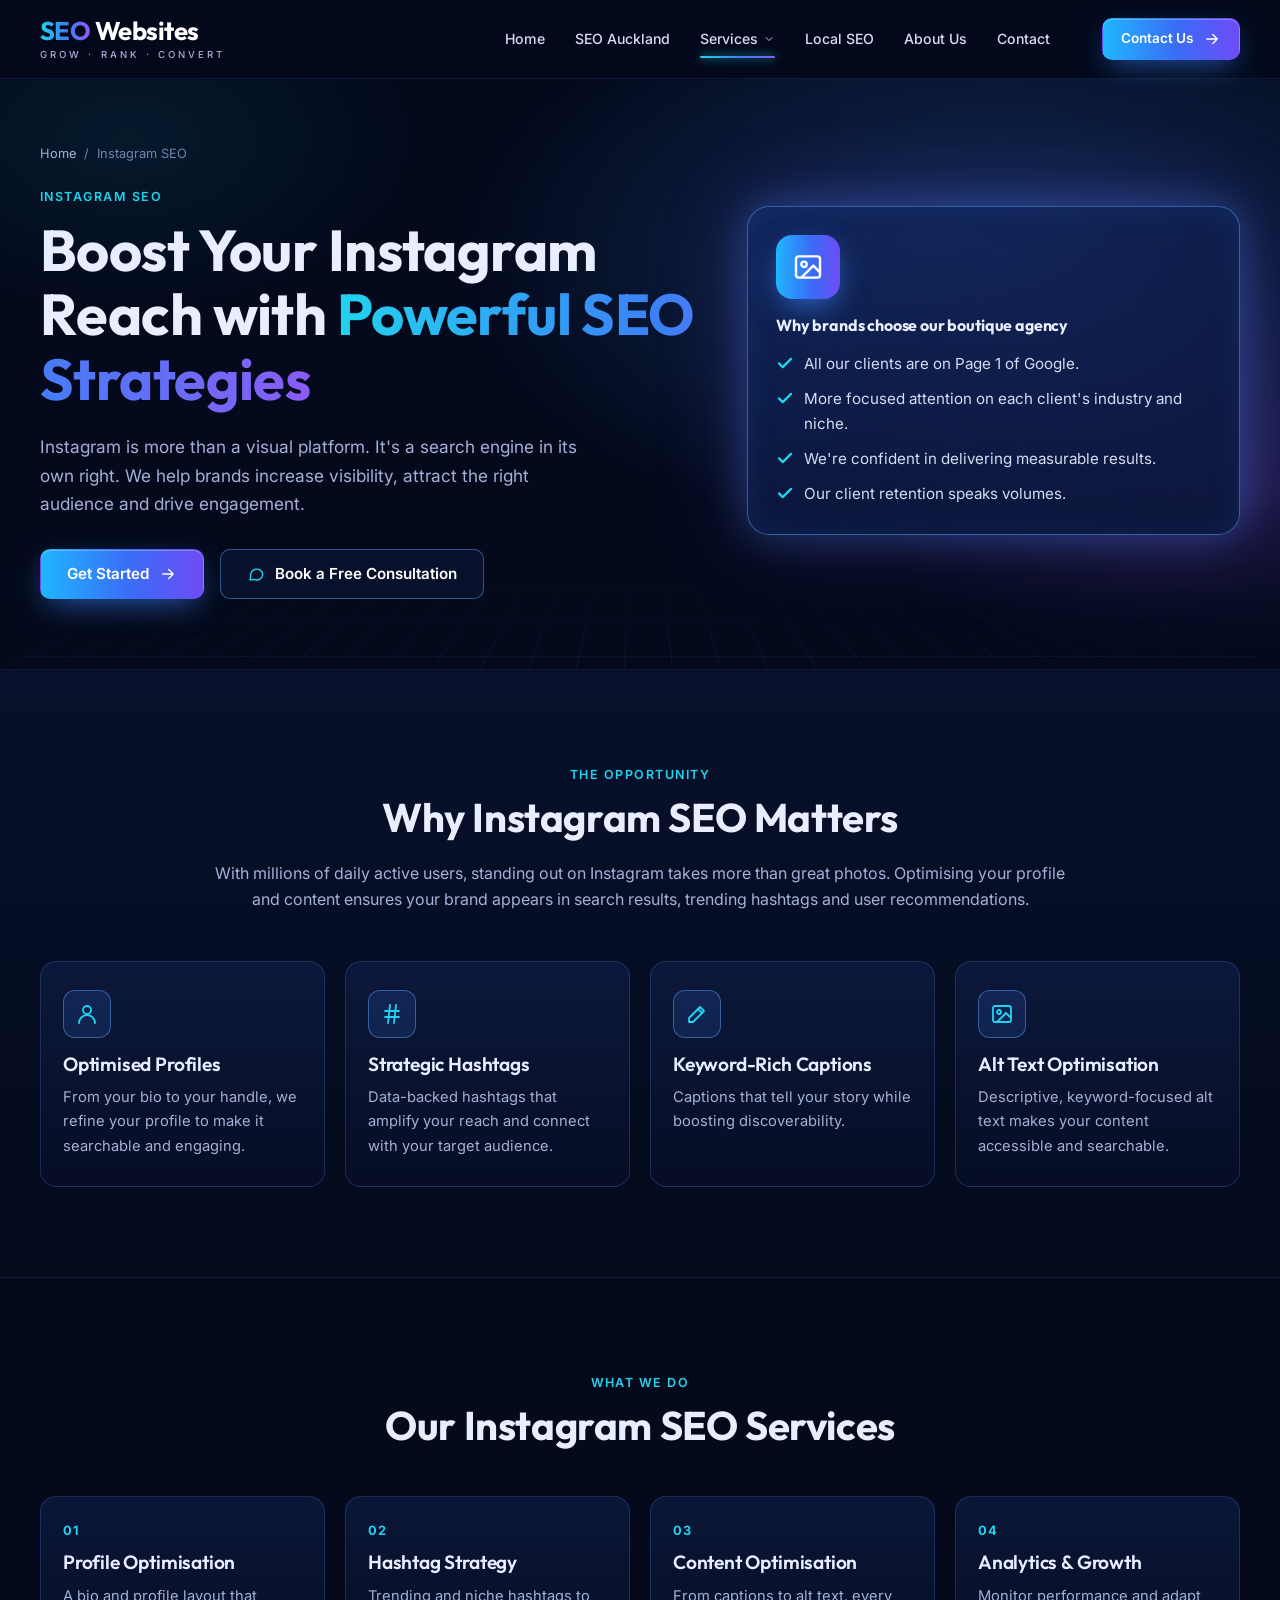
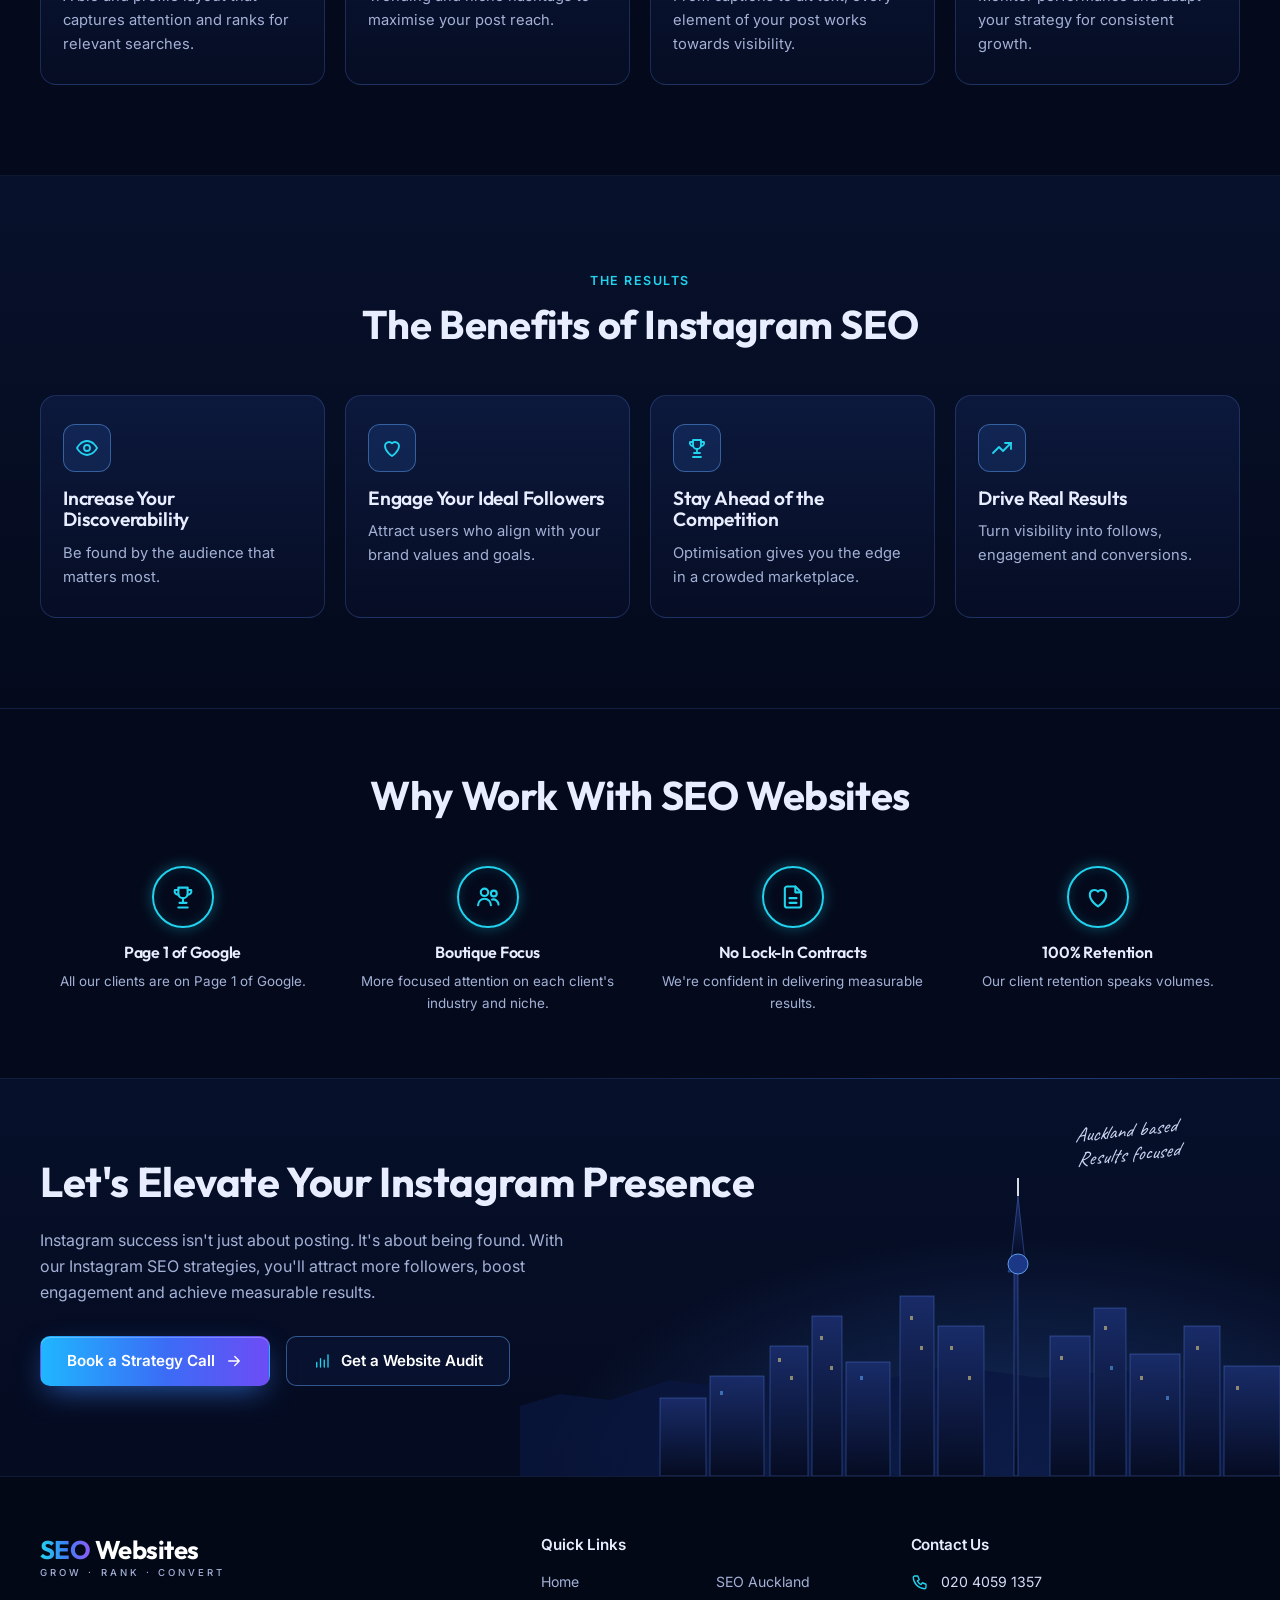
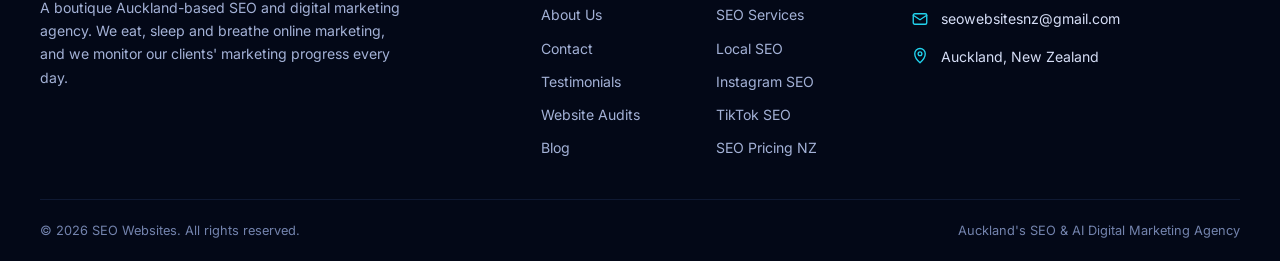
<file: site/instagram-seo/index.html>
<!doctype html>
<html lang="en-NZ">
<head>
<meta charset="utf-8">
<meta name="viewport" content="width=device-width, initial-scale=1">
<title>Instagram SEO | SEO Websites | Page 1 Google Specialists</title>
<meta name="description" content="At SEO Websites, we specialise in Instagram SEO, helping brands like yours increase visibility, attract the right audience, and drive engagement.">
<link rel="canonical" href="https://seowebsites.co.nz/instagram-seo/">
<meta property="og:type" content="website"><meta property="og:title" content="Instagram SEO | SEO Websites | Page 1 Google Specialists"><meta property="og:description" content="At SEO Websites, we specialise in Instagram SEO, helping brands like yours increase visibility, attract the right audience, and drive engagement."><meta property="og:url" content="https://seowebsites.co.nz/instagram-seo/"><meta property="og:locale" content="en_NZ">
<meta name="theme-color" content="#040a1c">
<link rel="preconnect" href="https://fonts.googleapis.com"><link rel="preconnect" href="https://fonts.gstatic.com" crossorigin>
<link href="https://fonts.googleapis.com/css2?family=Caveat&family=Inter:wght@400;500;600&family=Outfit:wght@500;600;700&display=swap" rel="stylesheet">
<link rel="stylesheet" href="/assets/css/style.css">
<script async src="https://www.googletagmanager.com/gtag/js?id=G-BL8N5TNG98"></script>
<script>window.dataLayer=window.dataLayer||[];function gtag(){dataLayer.push(arguments);}gtag('js',new Date());gtag('config','G-BL8N5TNG98');</script>
<script type="application/ld+json">{"@context": "https://schema.org", "@type": "ProfessionalService", "name": "SEO Websites", "url": "https://seowebsites.co.nz/", "telephone": "+64 20 4059 1357", "email": "seowebsitesnz@gmail.com", "priceRange": "$$", "address": {"@type": "PostalAddress", "addressLocality": "Auckland", "postalCode": "2018", "addressCountry": "NZ"}, "areaServed": "New Zealand"}</script>
<script type="application/ld+json">{"@context": "https://schema.org", "@type": "BreadcrumbList", "itemListElement": [{"@type": "ListItem", "position": 1, "name": "Home", "item": "https://seowebsites.co.nz/"}, {"@type": "ListItem", "position": 2, "name": "Instagram SEO", "item": "https://seowebsites.co.nz/instagram-seo/"}]}</script>
</head>
<body>
<a class="skip" href="#main">Skip to content</a>
<svg width="0" height="0" style="position:absolute" aria-hidden="true"><defs>
<linearGradient id="g1" x1="0" y1="0" x2="1" y2="1"><stop offset="0" stop-color="#22d3ee"/><stop offset=".55" stop-color="#3b82f6"/><stop offset="1" stop-color="#8b5cf6"/></linearGradient>
<linearGradient id="gArea" x1="0" y1="0" x2="0" y2="1"><stop offset="0" stop-color="#3b82f6" stop-opacity=".55"/><stop offset="1" stop-color="#3b82f6" stop-opacity="0"/></linearGradient>
<linearGradient id="gSky" x1="0" y1="0" x2="0" y2="1"><stop offset="0" stop-color="#1a2d6b"/><stop offset="1" stop-color="#050b20"/></linearGradient>
</defs></svg>
<header class="site-header"><div class="wrap nav">
  <a class="logo" href="/" aria-label="SEO Websites home"><b><span>SEO</span> Websites</b><small>GROW · RANK · CONVERT</small></a>
  <ul class="menu" id="menu"><li><a href="/">Home</a></li><li><a href="/seo-auckland/">SEO Auckland</a></li><li class="has-drop has-current"><button type="button" aria-expanded="false" aria-haspopup="true">Services <svg class="" viewBox="0 0 24 24" fill="none" stroke="currentColor" stroke-width="1.8" stroke-linecap="round" stroke-linejoin="round" aria-hidden="true"><path d="M6 9l6 6 6-6"/></svg></button><ul class="dropdown"><li><a href="/seo-services-auckland/">SEO Services Auckland</a></li><li><a href="/local-seo-services/">Local SEO</a></li><li><a href="/instagram-seo/" aria-current="page">Instagram SEO</a></li><li><a href="/tiktok-seo/">TikTok SEO</a></li></ul></li><li><a href="/local-seo-services/">Local SEO</a></li><li><a href="/about-us/">About Us</a></li><li><a href="/contact/">Contact</a></li><li class="mobile-cta"><a class="btn btn-primary" href="/contact/">Contact Us <svg class="" viewBox="0 0 24 24" fill="none" stroke="currentColor" stroke-width="1.8" stroke-linecap="round" stroke-linejoin="round" aria-hidden="true"><path d="M5 12h14M13 6l6 6-6 6"/></svg></a></li></ul>
  <a class="btn btn-primary btn-sm" href="/contact/">Contact Us <svg class="" viewBox="0 0 24 24" fill="none" stroke="currentColor" stroke-width="1.8" stroke-linecap="round" stroke-linejoin="round" aria-hidden="true"><path d="M5 12h14M13 6l6 6-6 6"/></svg></a>
  <button class="burger" type="button" aria-controls="menu" aria-expanded="false" aria-label="Open menu"><svg class="" viewBox="0 0 24 24" fill="none" stroke="currentColor" stroke-width="1.8" stroke-linecap="round" stroke-linejoin="round" aria-hidden="true"><path d="M4 7h16M4 12h16M4 17h16"/></svg></button>
</div></header>
<main id="main">
<section class="hero page-hero"><div class="wrap hero-grid">
  <div><nav class="crumbs" aria-label="Breadcrumb"><a href="/">Home</a><span>/</span><span>Instagram SEO</span></nav>
    <span class="eyebrow">Instagram SEO</span><h1>Boost Your Instagram Reach with <span class="grad-text">Powerful SEO Strategies</span></h1><p class="lead">Instagram is more than a visual platform. It's a search engine in its own right. We help brands increase visibility, attract the right audience and drive engagement.</p><div class="btn-row"><a class="btn btn-primary" href="/contact/">Get Started <svg class="" viewBox="0 0 24 24" fill="none" stroke="currentColor" stroke-width="1.8" stroke-linecap="round" stroke-linejoin="round" aria-hidden="true"><path d="M5 12h14M13 6l6 6-6 6"/></svg></a><a class="btn btn-ghost" href="/contact/"><svg class="" viewBox="0 0 24 24" fill="none" stroke="currentColor" stroke-width="1.8" stroke-linecap="round" stroke-linejoin="round" aria-hidden="true"><path d="M21 12a8 8 0 01-11.6 7.1L4 20l1-4.6A8 8 0 1121 12z"/></svg> Book a Free Consultation</a></div></div>
  <div class="reveal"><div class="orb-card"><div class="big-ico"><svg class="" viewBox="0 0 24 24" fill="none" stroke="currentColor" stroke-width="1.8" stroke-linecap="round" stroke-linejoin="round" aria-hidden="true"><rect x="3" y="4" width="18" height="16" rx="2"/><circle cx="9" cy="10" r="2"/><path d="M21 16l-5-5-9 9"/></svg></div><h4>Why brands choose our boutique agency</h4><ul class="check"><li>All our clients are on Page 1 of Google.</li><li>More focused attention on each client's industry and niche.</li><li>We're confident in delivering measurable results.</li><li>Our client retention speaks volumes.</li></ul></div></div>
</div></section>
<section class="sec sec-alt"><div class="wrap">
  <div class="sec-head reveal"><span class="eyebrow">The Opportunity</span><h2>Why Instagram SEO Matters</h2><p>With millions of daily active users, standing out on Instagram takes more than great photos. Optimising your profile and content ensures your brand appears in search results, trending hashtags and user recommendations.</p></div>
  <div class="grid g-4"><article class="card reveal"><div class="card-ico"><svg class="" viewBox="0 0 24 24" fill="none" stroke="currentColor" stroke-width="1.8" stroke-linecap="round" stroke-linejoin="round" aria-hidden="true"><circle cx="12" cy="8" r="4"/><path d="M4 21a8 8 0 0116 0"/></svg></div><h3>Optimised Profiles</h3><p>From your bio to your handle, we refine your profile to make it searchable and engaging.</p></article><article class="card reveal"><div class="card-ico"><svg class="" viewBox="0 0 24 24" fill="none" stroke="currentColor" stroke-width="1.8" stroke-linecap="round" stroke-linejoin="round" aria-hidden="true"><path d="M5 9h14M5 15h14M10 3L8 21M16 3l-2 18"/></svg></div><h3>Strategic Hashtags</h3><p>Data-backed hashtags that amplify your reach and connect with your target audience.</p></article><article class="card reveal"><div class="card-ico"><svg class="" viewBox="0 0 24 24" fill="none" stroke="currentColor" stroke-width="1.8" stroke-linecap="round" stroke-linejoin="round" aria-hidden="true"><path d="M4 20h4L19 9l-4-4L4 16z"/><path d="M13 7l4 4"/></svg></div><h3>Keyword-Rich Captions</h3><p>Captions that tell your story while boosting discoverability.</p></article><article class="card reveal"><div class="card-ico"><svg class="" viewBox="0 0 24 24" fill="none" stroke="currentColor" stroke-width="1.8" stroke-linecap="round" stroke-linejoin="round" aria-hidden="true"><rect x="3" y="4" width="18" height="16" rx="2"/><circle cx="9" cy="10" r="2"/><path d="M21 16l-5-5-9 9"/></svg></div><h3>Alt Text Optimisation</h3><p>Descriptive, keyword-focused alt text makes your content accessible and searchable.</p></article></div>
</div></section>
<section class="sec"><div class="wrap">
  <div class="sec-head reveal"><span class="eyebrow">What We Do</span><h2>Our Instagram SEO Services</h2></div>
  <div class="grid g-4"><article class="card reveal"><span class="num">01</span><h3>Profile Optimisation</h3><p>A bio and profile layout that captures attention and ranks for relevant searches.</p></article><article class="card reveal"><span class="num">02</span><h3>Hashtag Strategy</h3><p>Trending and niche hashtags to maximise your post reach.</p></article><article class="card reveal"><span class="num">03</span><h3>Content Optimisation</h3><p>From captions to alt text, every element of your post works towards visibility.</p></article><article class="card reveal"><span class="num">04</span><h3>Analytics & Growth</h3><p>Monitor performance and adapt your strategy for consistent growth.</p></article></div>
</div></section>
<section class="sec sec-alt"><div class="wrap">
  <div class="sec-head reveal"><span class="eyebrow">The Results</span><h2>The Benefits of Instagram SEO</h2></div>
  <div class="grid g-4"><article class="card reveal"><div class="card-ico"><svg class="" viewBox="0 0 24 24" fill="none" stroke="currentColor" stroke-width="1.8" stroke-linecap="round" stroke-linejoin="round" aria-hidden="true"><path d="M2 12s3.5-7 10-7 10 7 10 7-3.5 7-10 7S2 12 2 12z"/><circle cx="12" cy="12" r="3"/></svg></div><h3>Increase Your Discoverability</h3><p>Be found by the audience that matters most.</p></article><article class="card reveal"><div class="card-ico"><svg class="" viewBox="0 0 24 24" fill="none" stroke="currentColor" stroke-width="1.8" stroke-linecap="round" stroke-linejoin="round" aria-hidden="true"><path d="M12 20s-7-4.4-7-10a4 4 0 017-2.6A4 4 0 0119 10c0 5.6-7 10-7 10z"/></svg></div><h3>Engage Your Ideal Followers</h3><p>Attract users who align with your brand values and goals.</p></article><article class="card reveal"><div class="card-ico"><svg class="" viewBox="0 0 24 24" fill="none" stroke="currentColor" stroke-width="1.8" stroke-linecap="round" stroke-linejoin="round" aria-hidden="true"><path d="M8 4h8v5a4 4 0 01-8 0z"/><path d="M8 6H5a3 3 0 003 4M16 6h3a3 3 0 01-3 4M12 13v4M8 21h8M9 17h6"/></svg></div><h3>Stay Ahead of the Competition</h3><p>Optimisation gives you the edge in a crowded marketplace.</p></article><article class="card reveal"><div class="card-ico"><svg class="" viewBox="0 0 24 24" fill="none" stroke="currentColor" stroke-width="1.8" stroke-linecap="round" stroke-linejoin="round" aria-hidden="true"><path d="M3 17l6-6 4 4 8-8"/><path d="M15 7h6v6"/></svg></div><h3>Drive Real Results</h3><p>Turn visibility into follows, engagement and conversions.</p></article></div>
</div></section>
<section class="sec-tight"><div class="wrap">
  <div class="sec-head reveal"><h2>Why Work With SEO Websites</h2></div>
  <div class="grid g-4"><div class="why reveal"><div class="ring-ico"><svg class="" viewBox="0 0 24 24" fill="none" stroke="currentColor" stroke-width="1.8" stroke-linecap="round" stroke-linejoin="round" aria-hidden="true"><path d="M8 4h8v5a4 4 0 01-8 0z"/><path d="M8 6H5a3 3 0 003 4M16 6h3a3 3 0 01-3 4M12 13v4M8 21h8M9 17h6"/></svg></div><h3>Page 1 of Google</h3><p>All our clients are on Page 1 of Google.</p></div><div class="why reveal"><div class="ring-ico"><svg class="" viewBox="0 0 24 24" fill="none" stroke="currentColor" stroke-width="1.8" stroke-linecap="round" stroke-linejoin="round" aria-hidden="true"><circle cx="9" cy="8" r="3.2"/><path d="M3.5 19a5.5 5.5 0 0111 0"/><circle cx="17" cy="9" r="2.5"/><path d="M15.5 14.2A4.5 4.5 0 0121 18.5"/></svg></div><h3>Boutique Focus</h3><p>More focused attention on each client's industry and niche.</p></div><div class="why reveal"><div class="ring-ico"><svg class="" viewBox="0 0 24 24" fill="none" stroke="currentColor" stroke-width="1.8" stroke-linecap="round" stroke-linejoin="round" aria-hidden="true"><path d="M14 3H7a2 2 0 00-2 2v14a2 2 0 002 2h10a2 2 0 002-2V8z"/><path d="M14 3v5h5M9 13h6M9 17h6"/></svg></div><h3>No Lock-In Contracts</h3><p>We're confident in delivering measurable results.</p></div><div class="why reveal"><div class="ring-ico"><svg class="" viewBox="0 0 24 24" fill="none" stroke="currentColor" stroke-width="1.8" stroke-linecap="round" stroke-linejoin="round" aria-hidden="true"><path d="M12 20s-7-4.4-7-10a4 4 0 017-2.6A4 4 0 0119 10c0 5.6-7 10-7 10z"/></svg></div><h3>100% Retention</h3><p>Our client retention speaks volumes.</p></div></div>
</div></section>
<section class="cta"><div class="wrap">
  <h2 class="reveal">Let's Elevate Your Instagram Presence</h2><p class="reveal">Instagram success isn't just about posting. It's about being found. With our Instagram SEO strategies, you'll attract more followers, boost engagement and achieve measurable results.</p>
  <div class="btn-row reveal"><a class="btn btn-primary" href="/contact/">Book a Strategy Call <svg class="" viewBox="0 0 24 24" fill="none" stroke="currentColor" stroke-width="1.8" stroke-linecap="round" stroke-linejoin="round" aria-hidden="true"><path d="M5 12h14M13 6l6 6-6 6"/></svg></a><a class="btn btn-ghost" href="/seo-audit/"><svg class="" viewBox="0 0 24 24" fill="none" stroke="currentColor" stroke-width="1.8" stroke-linecap="round" stroke-linejoin="round" aria-hidden="true"><path d="M5 20v-6M10 20V9M15 20v-9M20 20V4"/></svg> Get a Website Audit</a></div>
</div><span class="dash-note">Auckland based<br>Results focused</span><svg class="skyline" viewBox="0 0 760 300" preserveAspectRatio="xMaxYMax meet" aria-hidden="true">
<path fill="#0b1740" d="M0 300V230l40-12 50 6 60-20 70 10 60-28 80 18 70-14 90 12 80-8 70 10 90-6v132z" opacity=".8"/>
<g fill="url(#gSky)" stroke="rgba(99,145,255,.35)" stroke-width="1">
<rect x="250" y="170" width="38" height="130"/><rect x="292" y="140" width="30" height="160"/><rect x="326" y="186" width="44" height="114"/>
<rect x="380" y="120" width="34" height="180"/><rect x="418" y="150" width="46" height="150"/><rect x="530" y="160" width="40" height="140"/>
<rect x="574" y="132" width="32" height="168"/><rect x="610" y="178" width="50" height="122"/><rect x="664" y="150" width="36" height="150"/><rect x="704" y="190" width="56" height="110"/>
<rect x="190" y="200" width="54" height="100"/><rect x="140" y="222" width="46" height="78"/>
<path d="M494 300V96h-6l4-10h-3l3-8h8l3 8h-3l4 10h-6v204z"/><path d="M491 86h14l-7-66z"/>
</g>
<circle cx="498" cy="88" r="10" fill="#1d3a8a" stroke="#60a5fa"/><path d="M498 20V2" stroke="#e2e8f0" stroke-width="2"/>
<g fill="#fde68a" opacity=".55"><rect x="258" y="182" width="3" height="4"/><rect x="270" y="200" width="3" height="4"/><rect x="300" y="160" width="3" height="4"/><rect x="310" y="190" width="3" height="4"/><rect x="390" y="140" width="3" height="4"/><rect x="400" y="170" width="3" height="4"/><rect x="430" y="170" width="3" height="4"/><rect x="448" y="200" width="3" height="4"/><rect x="540" y="180" width="3" height="4"/><rect x="584" y="150" width="3" height="4"/><rect x="620" y="200" width="3" height="4"/><rect x="676" y="170" width="3" height="4"/><rect x="716" y="210" width="3" height="4"/></g>
<g fill="#60a5fa" opacity=".6"><rect x="340" y="200" width="3" height="4"/><rect x="590" y="190" width="3" height="4"/><rect x="200" y="215" width="3" height="4"/><rect x="646" y="220" width="3" height="4"/></g>
</svg></section>
</main>
<footer class="site-footer"><div class="wrap">
  <div class="foot-grid">
    <div><a class="logo" href="/"><b><span>SEO</span> Websites</b><small>GROW · RANK · CONVERT</small></a>
      <p>A boutique Auckland-based SEO and digital marketing agency. We eat, sleep and breathe online marketing, and we monitor our clients' marketing progress every day.</p></div>
    <div><h4>Quick Links</h4><ul class="foot-links">
      <li><a href="/">Home</a></li><li><a href="/seo-auckland/">SEO Auckland</a></li>
      <li><a href="/about-us/">About Us</a></li><li><a href="/seo-services-auckland/">SEO Services</a></li>
      <li><a href="/contact/">Contact</a></li><li><a href="/local-seo-services/">Local SEO</a></li>
      <li><a href="/testimonials/">Testimonials</a></li><li><a href="/instagram-seo/">Instagram SEO</a></li>
      <li><a href="/seo-audit/">Website Audits</a></li><li><a href="/tiktok-seo/">TikTok SEO</a></li>
      <li><a href="/blog/">Blog</a></li><li><a href="/seo-pricing-nz/">SEO Pricing NZ</a></li>
    </ul></div>
    <div><h4>Contact Us</h4><ul class="foot-contact">
      <li><svg class="" viewBox="0 0 24 24" fill="none" stroke="currentColor" stroke-width="1.8" stroke-linecap="round" stroke-linejoin="round" aria-hidden="true"><path d="M5 4h4l2 5-2.5 1.5a11 11 0 005 5L15 13l5 2v4a2 2 0 01-2 2A16 16 0 013 6a2 2 0 012-2z"/></svg><a href="tel:+642040591357">020 4059 1357</a></li>
      <li><svg class="" viewBox="0 0 24 24" fill="none" stroke="currentColor" stroke-width="1.8" stroke-linecap="round" stroke-linejoin="round" aria-hidden="true"><rect x="3" y="5" width="18" height="14" rx="2"/><path d="M3 7l9 6 9-6"/></svg><a href="mailto:seowebsitesnz@gmail.com">seowebsitesnz@gmail.com</a></li>
      <li><svg class="" viewBox="0 0 24 24" fill="none" stroke="currentColor" stroke-width="1.8" stroke-linecap="round" stroke-linejoin="round" aria-hidden="true"><path d="M12 21s-7-6-7-12a7 7 0 0114 0c0 6-7 12-7 12z"/><circle cx="12" cy="9" r="2.5"/></svg>Auckland, New Zealand</li>
    </ul></div>
  </div>
  <div class="foot-bar"><span>© 2026 SEO Websites. All rights reserved.</span><span>Auckland's SEO &amp; AI Digital Marketing Agency</span></div>
</div></footer>
<script src="/assets/js/main.js" defer></script>
</body>
</html>
</file>
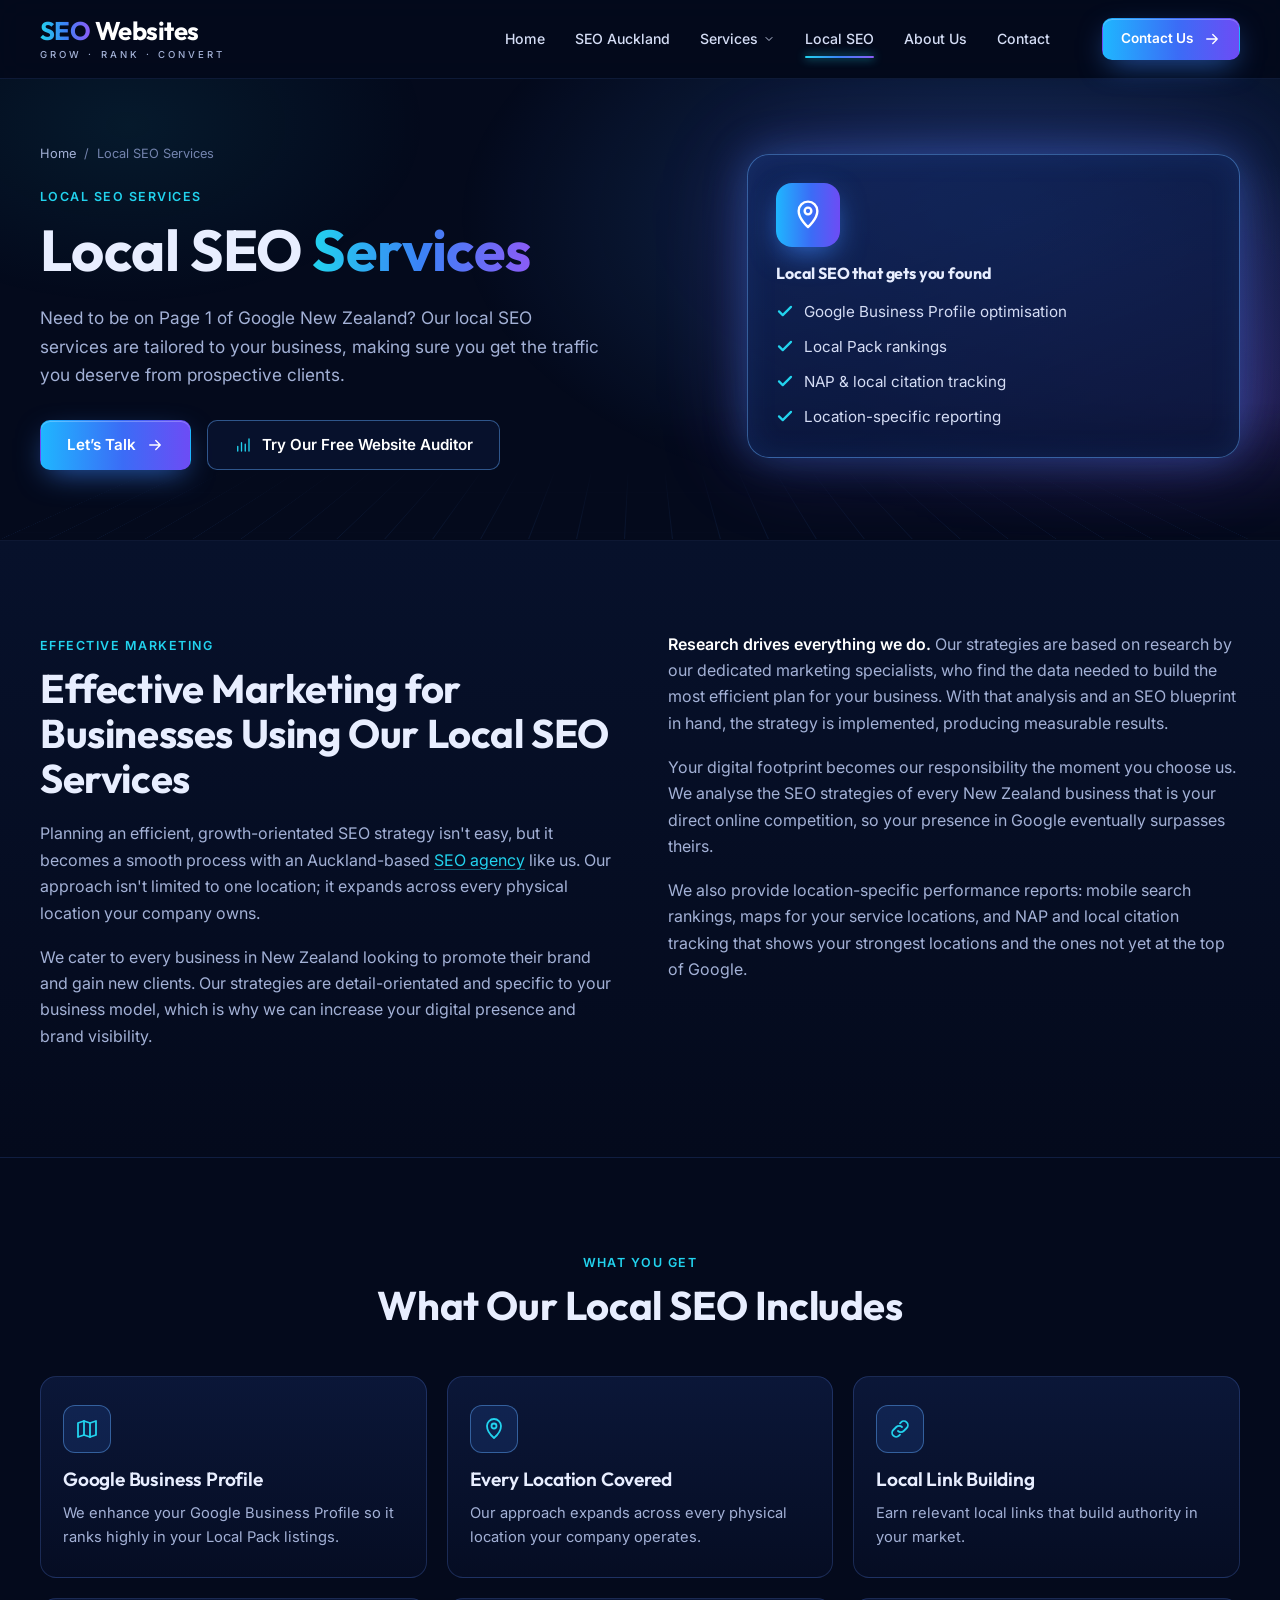
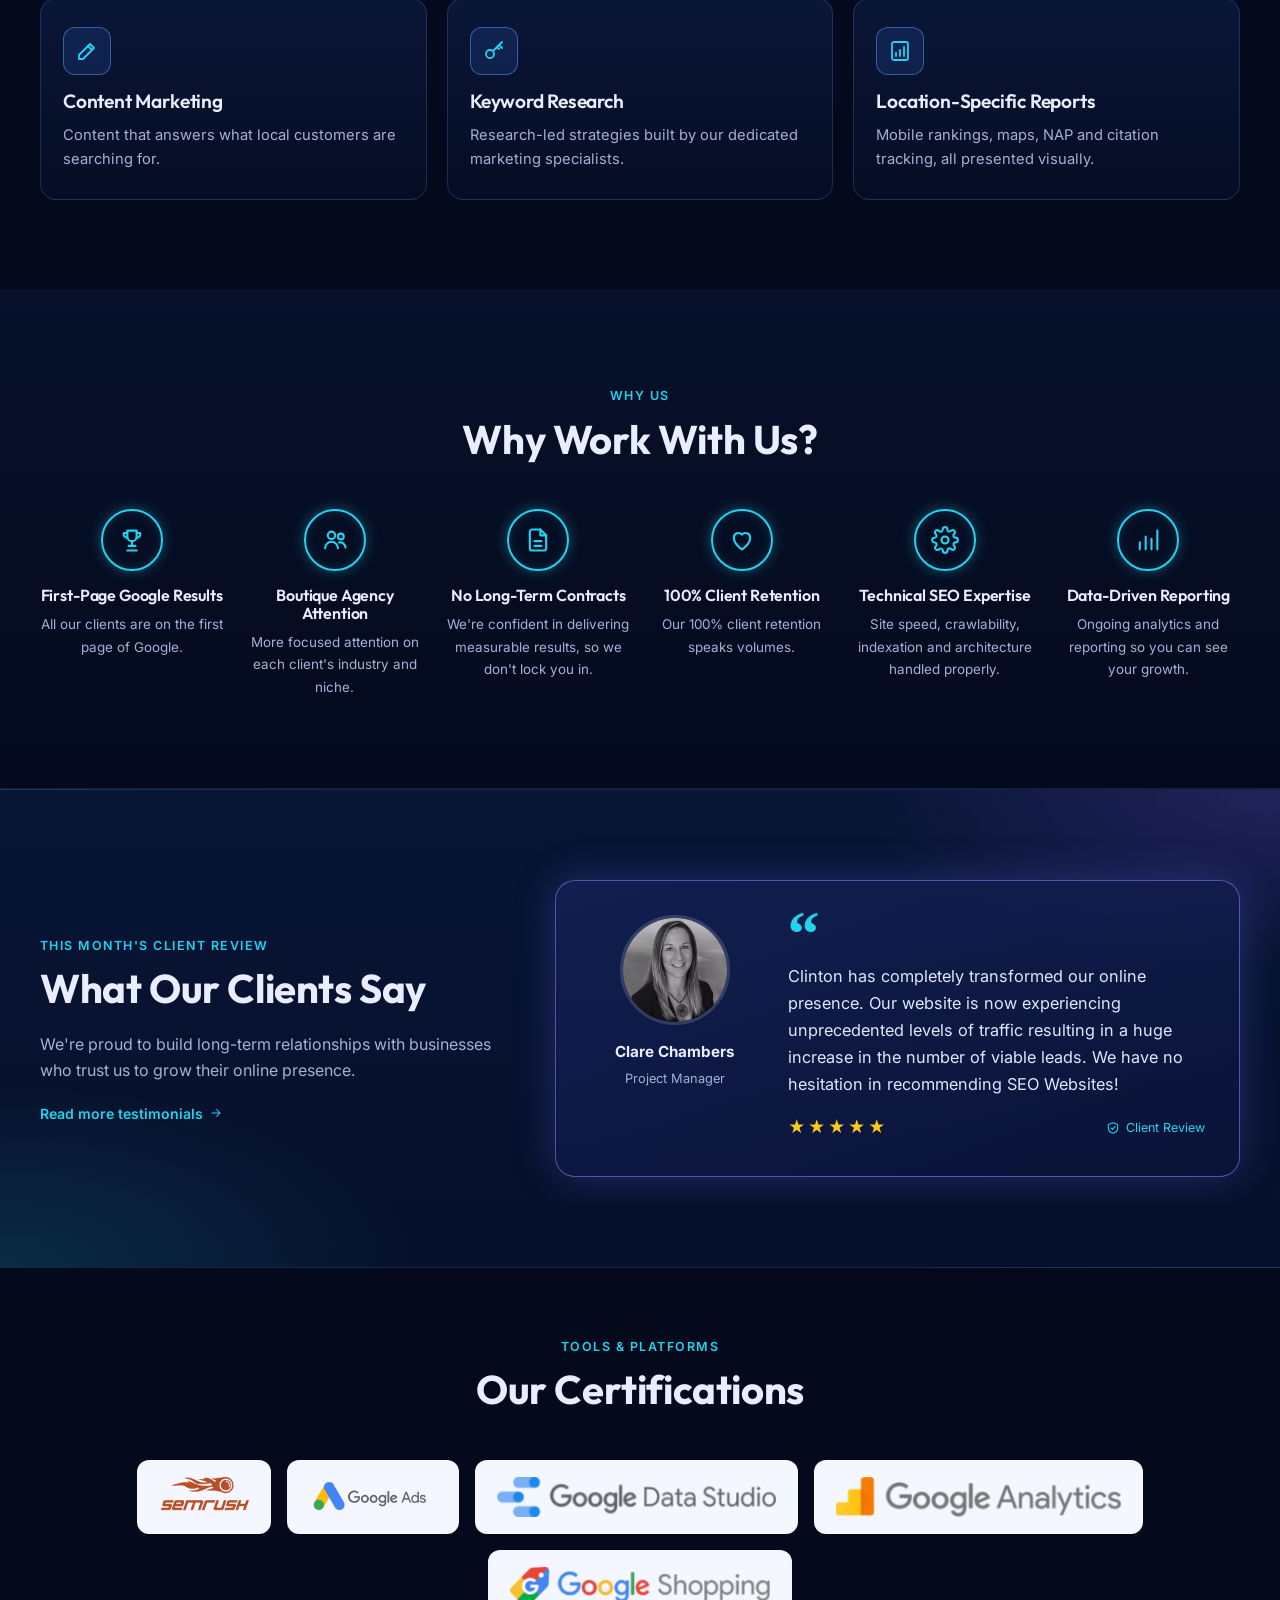
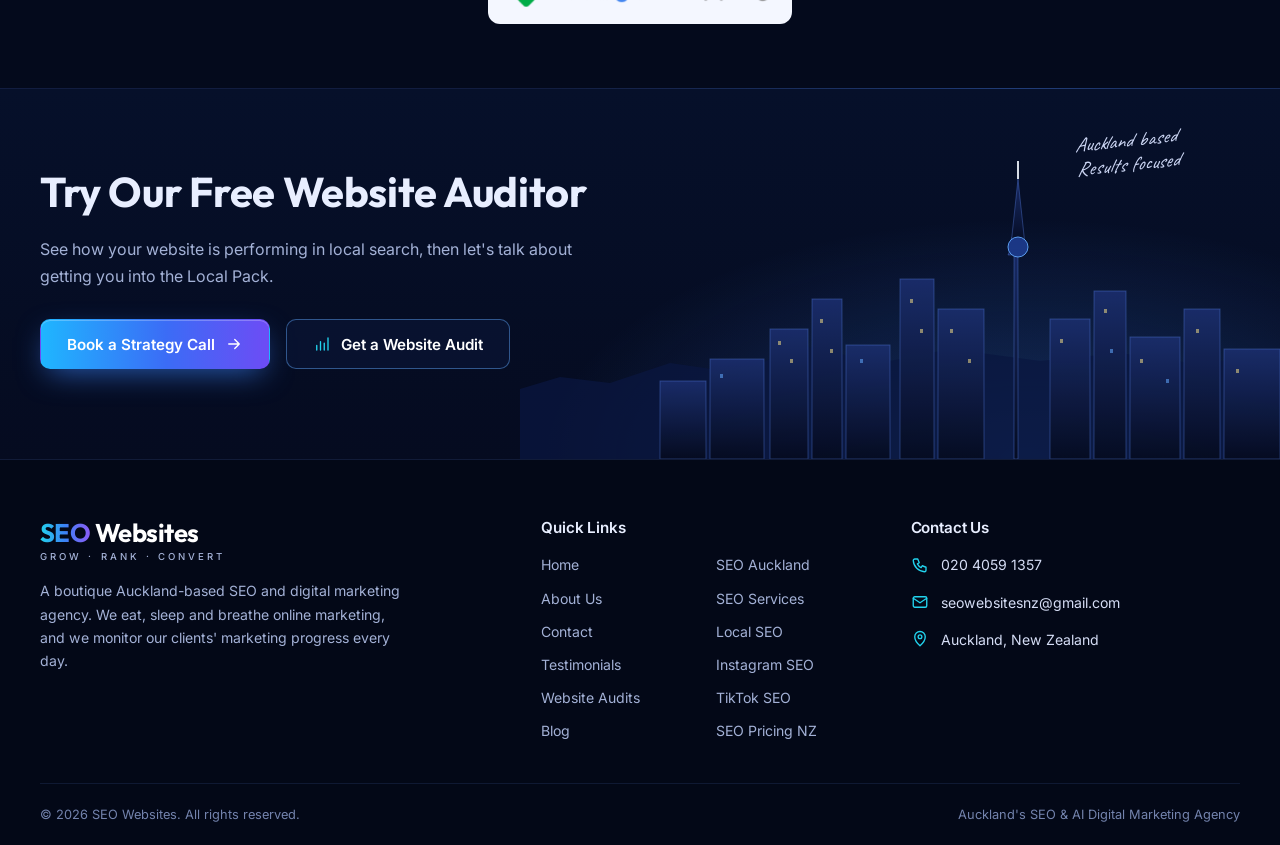
<file: site/local-seo-services/index.html>
<!doctype html>
<html lang="en-NZ">
<head>
<meta charset="utf-8">
<meta name="viewport" content="width=device-width, initial-scale=1">
<title>Local SEO Services | Page #1 Google Specialists | SEO WEBSITES</title>
<meta name="description" content="Need to be on Page 1 of Google New Zealand? At SEO Websites our local SEO services is tailored to suit your business.">
<link rel="canonical" href="https://seowebsites.co.nz/local-seo-services/">
<meta property="og:type" content="website"><meta property="og:title" content="Local SEO Services | Page #1 Google Specialists | SEO WEBSITES"><meta property="og:description" content="Need to be on Page 1 of Google New Zealand? At SEO Websites our local SEO services is tailored to suit your business."><meta property="og:url" content="https://seowebsites.co.nz/local-seo-services/"><meta property="og:locale" content="en_NZ">
<meta name="theme-color" content="#040a1c">
<link rel="preconnect" href="https://fonts.googleapis.com"><link rel="preconnect" href="https://fonts.gstatic.com" crossorigin>
<link href="https://fonts.googleapis.com/css2?family=Caveat&family=Inter:wght@400;500;600&family=Outfit:wght@500;600;700&display=swap" rel="stylesheet">
<link rel="stylesheet" href="/assets/css/style.css">
<script async src="https://www.googletagmanager.com/gtag/js?id=G-BL8N5TNG98"></script>
<script>window.dataLayer=window.dataLayer||[];function gtag(){dataLayer.push(arguments);}gtag('js',new Date());gtag('config','G-BL8N5TNG98');</script>
<script type="application/ld+json">{"@context": "https://schema.org", "@type": "ProfessionalService", "name": "SEO Websites", "url": "https://seowebsites.co.nz/", "telephone": "+64 20 4059 1357", "email": "seowebsitesnz@gmail.com", "priceRange": "$$", "address": {"@type": "PostalAddress", "addressLocality": "Auckland", "postalCode": "2018", "addressCountry": "NZ"}, "areaServed": "New Zealand"}</script>
<script type="application/ld+json">{"@context": "https://schema.org", "@type": "BreadcrumbList", "itemListElement": [{"@type": "ListItem", "position": 1, "name": "Home", "item": "https://seowebsites.co.nz/"}, {"@type": "ListItem", "position": 2, "name": "Local SEO Services", "item": "https://seowebsites.co.nz/local-seo-services/"}]}</script>
</head>
<body>
<a class="skip" href="#main">Skip to content</a>
<svg width="0" height="0" style="position:absolute" aria-hidden="true"><defs>
<linearGradient id="g1" x1="0" y1="0" x2="1" y2="1"><stop offset="0" stop-color="#22d3ee"/><stop offset=".55" stop-color="#3b82f6"/><stop offset="1" stop-color="#8b5cf6"/></linearGradient>
<linearGradient id="gArea" x1="0" y1="0" x2="0" y2="1"><stop offset="0" stop-color="#3b82f6" stop-opacity=".55"/><stop offset="1" stop-color="#3b82f6" stop-opacity="0"/></linearGradient>
<linearGradient id="gSky" x1="0" y1="0" x2="0" y2="1"><stop offset="0" stop-color="#1a2d6b"/><stop offset="1" stop-color="#050b20"/></linearGradient>
</defs></svg>
<header class="site-header"><div class="wrap nav">
  <a class="logo" href="/" aria-label="SEO Websites home"><b><span>SEO</span> Websites</b><small>GROW · RANK · CONVERT</small></a>
  <ul class="menu" id="menu"><li><a href="/">Home</a></li><li><a href="/seo-auckland/">SEO Auckland</a></li><li class="has-drop"><button type="button" aria-expanded="false" aria-haspopup="true">Services <svg class="" viewBox="0 0 24 24" fill="none" stroke="currentColor" stroke-width="1.8" stroke-linecap="round" stroke-linejoin="round" aria-hidden="true"><path d="M6 9l6 6 6-6"/></svg></button><ul class="dropdown"><li><a href="/seo-services-auckland/">SEO Services Auckland</a></li><li><a href="/local-seo-services/" aria-current="page">Local SEO</a></li><li><a href="/instagram-seo/">Instagram SEO</a></li><li><a href="/tiktok-seo/">TikTok SEO</a></li></ul></li><li><a href="/local-seo-services/" aria-current="page">Local SEO</a></li><li><a href="/about-us/">About Us</a></li><li><a href="/contact/">Contact</a></li><li class="mobile-cta"><a class="btn btn-primary" href="/contact/">Contact Us <svg class="" viewBox="0 0 24 24" fill="none" stroke="currentColor" stroke-width="1.8" stroke-linecap="round" stroke-linejoin="round" aria-hidden="true"><path d="M5 12h14M13 6l6 6-6 6"/></svg></a></li></ul>
  <a class="btn btn-primary btn-sm" href="/contact/">Contact Us <svg class="" viewBox="0 0 24 24" fill="none" stroke="currentColor" stroke-width="1.8" stroke-linecap="round" stroke-linejoin="round" aria-hidden="true"><path d="M5 12h14M13 6l6 6-6 6"/></svg></a>
  <button class="burger" type="button" aria-controls="menu" aria-expanded="false" aria-label="Open menu"><svg class="" viewBox="0 0 24 24" fill="none" stroke="currentColor" stroke-width="1.8" stroke-linecap="round" stroke-linejoin="round" aria-hidden="true"><path d="M4 7h16M4 12h16M4 17h16"/></svg></button>
</div></header>
<main id="main">
<section class="hero page-hero"><div class="wrap hero-grid">
  <div><nav class="crumbs" aria-label="Breadcrumb"><a href="/">Home</a><span>/</span><span>Local SEO Services</span></nav>
    <span class="eyebrow">Local SEO Services</span><h1>Local SEO <span class="grad-text">Services</span></h1><p class="lead">Need to be on Page 1 of Google New Zealand? Our local SEO services are tailored to your business, making sure you get the traffic you deserve from prospective clients.</p><div class="btn-row"><a class="btn btn-primary" href="/contact/">Let’s Talk <svg class="" viewBox="0 0 24 24" fill="none" stroke="currentColor" stroke-width="1.8" stroke-linecap="round" stroke-linejoin="round" aria-hidden="true"><path d="M5 12h14M13 6l6 6-6 6"/></svg></a><a class="btn btn-ghost" href="/seo-audit/"><svg class="" viewBox="0 0 24 24" fill="none" stroke="currentColor" stroke-width="1.8" stroke-linecap="round" stroke-linejoin="round" aria-hidden="true"><path d="M5 20v-6M10 20V9M15 20v-9M20 20V4"/></svg> Try Our Free Website Auditor</a></div></div>
  <div class="reveal"><div class="orb-card"><div class="big-ico"><svg class="" viewBox="0 0 24 24" fill="none" stroke="currentColor" stroke-width="1.8" stroke-linecap="round" stroke-linejoin="round" aria-hidden="true"><path d="M12 21s-7-6-7-12a7 7 0 0114 0c0 6-7 12-7 12z"/><circle cx="12" cy="9" r="2.5"/></svg></div><h4>Local SEO that gets you found</h4><ul class="check"><li>Google Business Profile optimisation</li><li>Local Pack rankings</li><li>NAP & local citation tracking</li><li>Location-specific reporting</li></ul></div></div>
</div></section>
<section class="sec sec-alt"><div class="wrap split top">
  <div class="reveal"><span class="eyebrow">Effective Marketing</span><h2>Effective Marketing for Businesses Using Our Local SEO Services</h2>
    <div class="prose"><p>Planning an efficient, growth-orientated SEO strategy isn't easy, but it becomes a smooth process with an Auckland-based <a href="/seo-auckland/">SEO agency</a> like us. Our approach isn't limited to one location; it expands across every physical location your company owns.</p>
    <p>We cater to every business in New Zealand looking to promote their brand and gain new clients. Our strategies are detail-orientated and specific to your business model, which is why we can increase your digital presence and brand visibility.</p></div></div>
  <div class="prose reveal"><p><strong>Research drives everything we do.</strong> Our strategies are based on research by our dedicated marketing specialists, who find the data needed to build the most efficient plan for your business. With that analysis and an SEO blueprint in hand, the strategy is implemented, producing measurable results.</p>
    <p>Your digital footprint becomes our responsibility the moment you choose us. We analyse the SEO strategies of every New Zealand business that is your direct online competition, so your presence in Google eventually surpasses theirs.</p>
    <p>We also provide location-specific performance reports: mobile search rankings, maps for your service locations, and NAP and local citation tracking that shows your strongest locations and the ones not yet at the top of Google.</p></div>
</div></section>
<section class="sec"><div class="wrap">
  <div class="sec-head reveal"><span class="eyebrow">What You Get</span><h2>What Our Local SEO Includes</h2></div>
  <div class="grid g-3"><article class="card reveal"><div class="card-ico"><svg class="" viewBox="0 0 24 24" fill="none" stroke="currentColor" stroke-width="1.8" stroke-linecap="round" stroke-linejoin="round" aria-hidden="true"><path d="M9 4L3 6v14l6-2 6 2 6-2V4l-6 2z"/><path d="M9 4v14M15 6v14"/></svg></div><h3>Google Business Profile</h3><p>We enhance your Google Business Profile so it ranks highly in your Local Pack listings.</p></article><article class="card reveal"><div class="card-ico"><svg class="" viewBox="0 0 24 24" fill="none" stroke="currentColor" stroke-width="1.8" stroke-linecap="round" stroke-linejoin="round" aria-hidden="true"><path d="M12 21s-7-6-7-12a7 7 0 0114 0c0 6-7 12-7 12z"/><circle cx="12" cy="9" r="2.5"/></svg></div><h3>Every Location Covered</h3><p>Our approach expands across every physical location your company operates.</p></article><article class="card reveal"><div class="card-ico"><svg class="" viewBox="0 0 24 24" fill="none" stroke="currentColor" stroke-width="1.8" stroke-linecap="round" stroke-linejoin="round" aria-hidden="true"><path d="M10 14a4 4 0 005.7 0l3-3a4 4 0 00-5.7-5.7l-1 1"/><path d="M14 10a4 4 0 00-5.7 0l-3 3a4 4 0 005.7 5.7l1-1"/></svg></div><h3>Local Link Building</h3><p>Earn relevant local links that build authority in your market.</p></article><article class="card reveal"><div class="card-ico"><svg class="" viewBox="0 0 24 24" fill="none" stroke="currentColor" stroke-width="1.8" stroke-linecap="round" stroke-linejoin="round" aria-hidden="true"><path d="M4 20h4L19 9l-4-4L4 16z"/><path d="M13 7l4 4"/></svg></div><h3>Content Marketing</h3><p>Content that answers what local customers are searching for.</p></article><article class="card reveal"><div class="card-ico"><svg class="" viewBox="0 0 24 24" fill="none" stroke="currentColor" stroke-width="1.8" stroke-linecap="round" stroke-linejoin="round" aria-hidden="true"><circle cx="8" cy="15" r="4"/><path d="M11 12l9-9M17 6l3 3M15 8l2 2"/></svg></div><h3>Keyword Research</h3><p>Research-led strategies built by our dedicated marketing specialists.</p></article><article class="card reveal"><div class="card-ico"><svg class="" viewBox="0 0 24 24" fill="none" stroke="currentColor" stroke-width="1.8" stroke-linecap="round" stroke-linejoin="round" aria-hidden="true"><rect x="4" y="3" width="16" height="18" rx="2"/><path d="M8 17v-3M12 17v-6M16 17V8"/></svg></div><h3>Location-Specific Reports</h3><p>Mobile rankings, maps, NAP and citation tracking, all presented visually.</p></article></div>
</div></section>
<section class="sec sec-alt"><div class="wrap">
  <div class="sec-head reveal"><span class="eyebrow">Why Us</span><h2>Why Work With Us?</h2></div>
  <div class="grid g-6 why-grid"><div class="why reveal"><div class="ring-ico"><svg class="" viewBox="0 0 24 24" fill="none" stroke="currentColor" stroke-width="1.8" stroke-linecap="round" stroke-linejoin="round" aria-hidden="true"><path d="M8 4h8v5a4 4 0 01-8 0z"/><path d="M8 6H5a3 3 0 003 4M16 6h3a3 3 0 01-3 4M12 13v4M8 21h8M9 17h6"/></svg></div><h3>First-Page Google Results</h3><p>All our clients are on the first page of Google.</p></div><div class="why reveal"><div class="ring-ico"><svg class="" viewBox="0 0 24 24" fill="none" stroke="currentColor" stroke-width="1.8" stroke-linecap="round" stroke-linejoin="round" aria-hidden="true"><circle cx="9" cy="8" r="3.2"/><path d="M3.5 19a5.5 5.5 0 0111 0"/><circle cx="17" cy="9" r="2.5"/><path d="M15.5 14.2A4.5 4.5 0 0121 18.5"/></svg></div><h3>Boutique Agency Attention</h3><p>More focused attention on each client's industry and niche.</p></div><div class="why reveal"><div class="ring-ico"><svg class="" viewBox="0 0 24 24" fill="none" stroke="currentColor" stroke-width="1.8" stroke-linecap="round" stroke-linejoin="round" aria-hidden="true"><path d="M14 3H7a2 2 0 00-2 2v14a2 2 0 002 2h10a2 2 0 002-2V8z"/><path d="M14 3v5h5M9 13h6M9 17h6"/></svg></div><h3>No Long-Term Contracts</h3><p>We're confident in delivering measurable results, so we don't lock you in.</p></div><div class="why reveal"><div class="ring-ico"><svg class="" viewBox="0 0 24 24" fill="none" stroke="currentColor" stroke-width="1.8" stroke-linecap="round" stroke-linejoin="round" aria-hidden="true"><path d="M12 20s-7-4.4-7-10a4 4 0 017-2.6A4 4 0 0119 10c0 5.6-7 10-7 10z"/></svg></div><h3>100% Client Retention</h3><p>Our 100% client retention speaks volumes.</p></div><div class="why reveal"><div class="ring-ico"><svg class="" viewBox="0 0 24 24" fill="none" stroke="currentColor" stroke-width="1.8" stroke-linecap="round" stroke-linejoin="round" aria-hidden="true"><circle cx="12" cy="12" r="3"/><path d="M19.4 15a1.7 1.7 0 00.3 1.8l.1.1a2 2 0 11-2.8 2.8l-.1-.1a1.7 1.7 0 00-1.8-.3 1.7 1.7 0 00-1 1.5V21a2 2 0 11-4 0v-.1a1.7 1.7 0 00-1.1-1.5 1.7 1.7 0 00-1.8.3l-.1.1a2 2 0 11-2.8-2.8l.1-.1a1.7 1.7 0 00.3-1.8 1.7 1.7 0 00-1.5-1H3a2 2 0 110-4h.1a1.7 1.7 0 001.5-1.1 1.7 1.7 0 00-.3-1.8l-.1-.1a2 2 0 112.8-2.8l.1.1a1.7 1.7 0 001.8.3H9a1.7 1.7 0 001-1.5V3a2 2 0 114 0v.1a1.7 1.7 0 001 1.5 1.7 1.7 0 001.8-.3l.1-.1a2 2 0 112.8 2.8l-.1.1a1.7 1.7 0 00-.3 1.8V9a1.7 1.7 0 001.5 1H21a2 2 0 110 4h-.1a1.7 1.7 0 00-1.5 1z"/></svg></div><h3>Technical SEO Expertise</h3><p>Site speed, crawlability, indexation and architecture handled properly.</p></div><div class="why reveal"><div class="ring-ico"><svg class="" viewBox="0 0 24 24" fill="none" stroke="currentColor" stroke-width="1.8" stroke-linecap="round" stroke-linejoin="round" aria-hidden="true"><path d="M5 20v-6M10 20V9M15 20v-9M20 20V4"/></svg></div><h3>Data-Driven Reporting</h3><p>Ongoing analytics and reporting so you can see your growth.</p></div></div>
</div></section>
<section class="sec testi-band"><div class="wrap testi-grid">
  <div class="reveal"><span class="eyebrow">This Month's Client Review</span><h2>What Our Clients Say</h2><p class="muted">We're proud to build long-term relationships with businesses who trust us to grow their online presence.</p><a class="link-arrow" href="/testimonials/">Read more testimonials <svg class="" viewBox="0 0 24 24" fill="none" stroke="currentColor" stroke-width="1.8" stroke-linecap="round" stroke-linejoin="round" aria-hidden="true"><path d="M5 12h14M13 6l6 6-6 6"/></svg></a></div>
  <figure class="testi reveal" style="margin:0">
    <div class="testi-who"><img src="/assets/img/clare.jpeg" alt="Clare Chambers" width="110" height="110" loading="lazy"><b>Clare Chambers</b><small>Project Manager</small></div>
    <div><blockquote><p>Clinton has completely transformed our online presence. Our website is now experiencing unprecedented levels of traffic resulting in a huge increase in the number of viable leads. We have no hesitation in recommending SEO Websites!</p></blockquote>
      <div class="testi-foot"><span class="stars" aria-label="5 out of 5 stars">★★★★★</span><span class="badge"><svg class="" viewBox="0 0 24 24" fill="none" stroke="currentColor" stroke-width="1.8" stroke-linecap="round" stroke-linejoin="round" aria-hidden="true"><path d="M12 3l8 3v6c0 5-3.5 8-8 9-4.5-1-8-4-8-9V6z"/><path d="M8.5 12l2.5 2.5 4.5-5"/></svg> Client Review</span></div></div>
  </figure>
</div></section>
<section class="sec-tight"><div class="wrap"><div class="sec-head reveal"><span class="eyebrow">Tools &amp; Platforms</span><h2>Our Certifications</h2></div><div class="certs reveal"><span><img src="/assets/img/certs/c1.png" alt="Semrush" loading="lazy"></span><span><img src="/assets/img/certs/c2.png" alt="Google Ads" loading="lazy"></span><span><img src="/assets/img/certs/c3.png" alt="Google Data Studio" loading="lazy"></span><span><img src="/assets/img/certs/c4.png" alt="Google Analytics" loading="lazy"></span><span><img src="/assets/img/certs/c5.png" alt="Google Shopping" loading="lazy"></span></div></div></section>
<section class="cta"><div class="wrap">
  <h2 class="reveal">Try Our Free Website Auditor</h2><p class="reveal">See how your website is performing in local search, then let's talk about getting you into the Local Pack.</p>
  <div class="btn-row reveal"><a class="btn btn-primary" href="/contact/">Book a Strategy Call <svg class="" viewBox="0 0 24 24" fill="none" stroke="currentColor" stroke-width="1.8" stroke-linecap="round" stroke-linejoin="round" aria-hidden="true"><path d="M5 12h14M13 6l6 6-6 6"/></svg></a><a class="btn btn-ghost" href="/seo-audit/"><svg class="" viewBox="0 0 24 24" fill="none" stroke="currentColor" stroke-width="1.8" stroke-linecap="round" stroke-linejoin="round" aria-hidden="true"><path d="M5 20v-6M10 20V9M15 20v-9M20 20V4"/></svg> Get a Website Audit</a></div>
</div><span class="dash-note">Auckland based<br>Results focused</span><svg class="skyline" viewBox="0 0 760 300" preserveAspectRatio="xMaxYMax meet" aria-hidden="true">
<path fill="#0b1740" d="M0 300V230l40-12 50 6 60-20 70 10 60-28 80 18 70-14 90 12 80-8 70 10 90-6v132z" opacity=".8"/>
<g fill="url(#gSky)" stroke="rgba(99,145,255,.35)" stroke-width="1">
<rect x="250" y="170" width="38" height="130"/><rect x="292" y="140" width="30" height="160"/><rect x="326" y="186" width="44" height="114"/>
<rect x="380" y="120" width="34" height="180"/><rect x="418" y="150" width="46" height="150"/><rect x="530" y="160" width="40" height="140"/>
<rect x="574" y="132" width="32" height="168"/><rect x="610" y="178" width="50" height="122"/><rect x="664" y="150" width="36" height="150"/><rect x="704" y="190" width="56" height="110"/>
<rect x="190" y="200" width="54" height="100"/><rect x="140" y="222" width="46" height="78"/>
<path d="M494 300V96h-6l4-10h-3l3-8h8l3 8h-3l4 10h-6v204z"/><path d="M491 86h14l-7-66z"/>
</g>
<circle cx="498" cy="88" r="10" fill="#1d3a8a" stroke="#60a5fa"/><path d="M498 20V2" stroke="#e2e8f0" stroke-width="2"/>
<g fill="#fde68a" opacity=".55"><rect x="258" y="182" width="3" height="4"/><rect x="270" y="200" width="3" height="4"/><rect x="300" y="160" width="3" height="4"/><rect x="310" y="190" width="3" height="4"/><rect x="390" y="140" width="3" height="4"/><rect x="400" y="170" width="3" height="4"/><rect x="430" y="170" width="3" height="4"/><rect x="448" y="200" width="3" height="4"/><rect x="540" y="180" width="3" height="4"/><rect x="584" y="150" width="3" height="4"/><rect x="620" y="200" width="3" height="4"/><rect x="676" y="170" width="3" height="4"/><rect x="716" y="210" width="3" height="4"/></g>
<g fill="#60a5fa" opacity=".6"><rect x="340" y="200" width="3" height="4"/><rect x="590" y="190" width="3" height="4"/><rect x="200" y="215" width="3" height="4"/><rect x="646" y="220" width="3" height="4"/></g>
</svg></section>
</main>
<footer class="site-footer"><div class="wrap">
  <div class="foot-grid">
    <div><a class="logo" href="/"><b><span>SEO</span> Websites</b><small>GROW · RANK · CONVERT</small></a>
      <p>A boutique Auckland-based SEO and digital marketing agency. We eat, sleep and breathe online marketing, and we monitor our clients' marketing progress every day.</p></div>
    <div><h4>Quick Links</h4><ul class="foot-links">
      <li><a href="/">Home</a></li><li><a href="/seo-auckland/">SEO Auckland</a></li>
      <li><a href="/about-us/">About Us</a></li><li><a href="/seo-services-auckland/">SEO Services</a></li>
      <li><a href="/contact/">Contact</a></li><li><a href="/local-seo-services/">Local SEO</a></li>
      <li><a href="/testimonials/">Testimonials</a></li><li><a href="/instagram-seo/">Instagram SEO</a></li>
      <li><a href="/seo-audit/">Website Audits</a></li><li><a href="/tiktok-seo/">TikTok SEO</a></li>
      <li><a href="/blog/">Blog</a></li><li><a href="/seo-pricing-nz/">SEO Pricing NZ</a></li>
    </ul></div>
    <div><h4>Contact Us</h4><ul class="foot-contact">
      <li><svg class="" viewBox="0 0 24 24" fill="none" stroke="currentColor" stroke-width="1.8" stroke-linecap="round" stroke-linejoin="round" aria-hidden="true"><path d="M5 4h4l2 5-2.5 1.5a11 11 0 005 5L15 13l5 2v4a2 2 0 01-2 2A16 16 0 013 6a2 2 0 012-2z"/></svg><a href="tel:+642040591357">020 4059 1357</a></li>
      <li><svg class="" viewBox="0 0 24 24" fill="none" stroke="currentColor" stroke-width="1.8" stroke-linecap="round" stroke-linejoin="round" aria-hidden="true"><rect x="3" y="5" width="18" height="14" rx="2"/><path d="M3 7l9 6 9-6"/></svg><a href="mailto:seowebsitesnz@gmail.com">seowebsitesnz@gmail.com</a></li>
      <li><svg class="" viewBox="0 0 24 24" fill="none" stroke="currentColor" stroke-width="1.8" stroke-linecap="round" stroke-linejoin="round" aria-hidden="true"><path d="M12 21s-7-6-7-12a7 7 0 0114 0c0 6-7 12-7 12z"/><circle cx="12" cy="9" r="2.5"/></svg>Auckland, New Zealand</li>
    </ul></div>
  </div>
  <div class="foot-bar"><span>© 2026 SEO Websites. All rights reserved.</span><span>Auckland's SEO &amp; AI Digital Marketing Agency</span></div>
</div></footer>
<script src="/assets/js/main.js" defer></script>
</body>
</html>
</file>
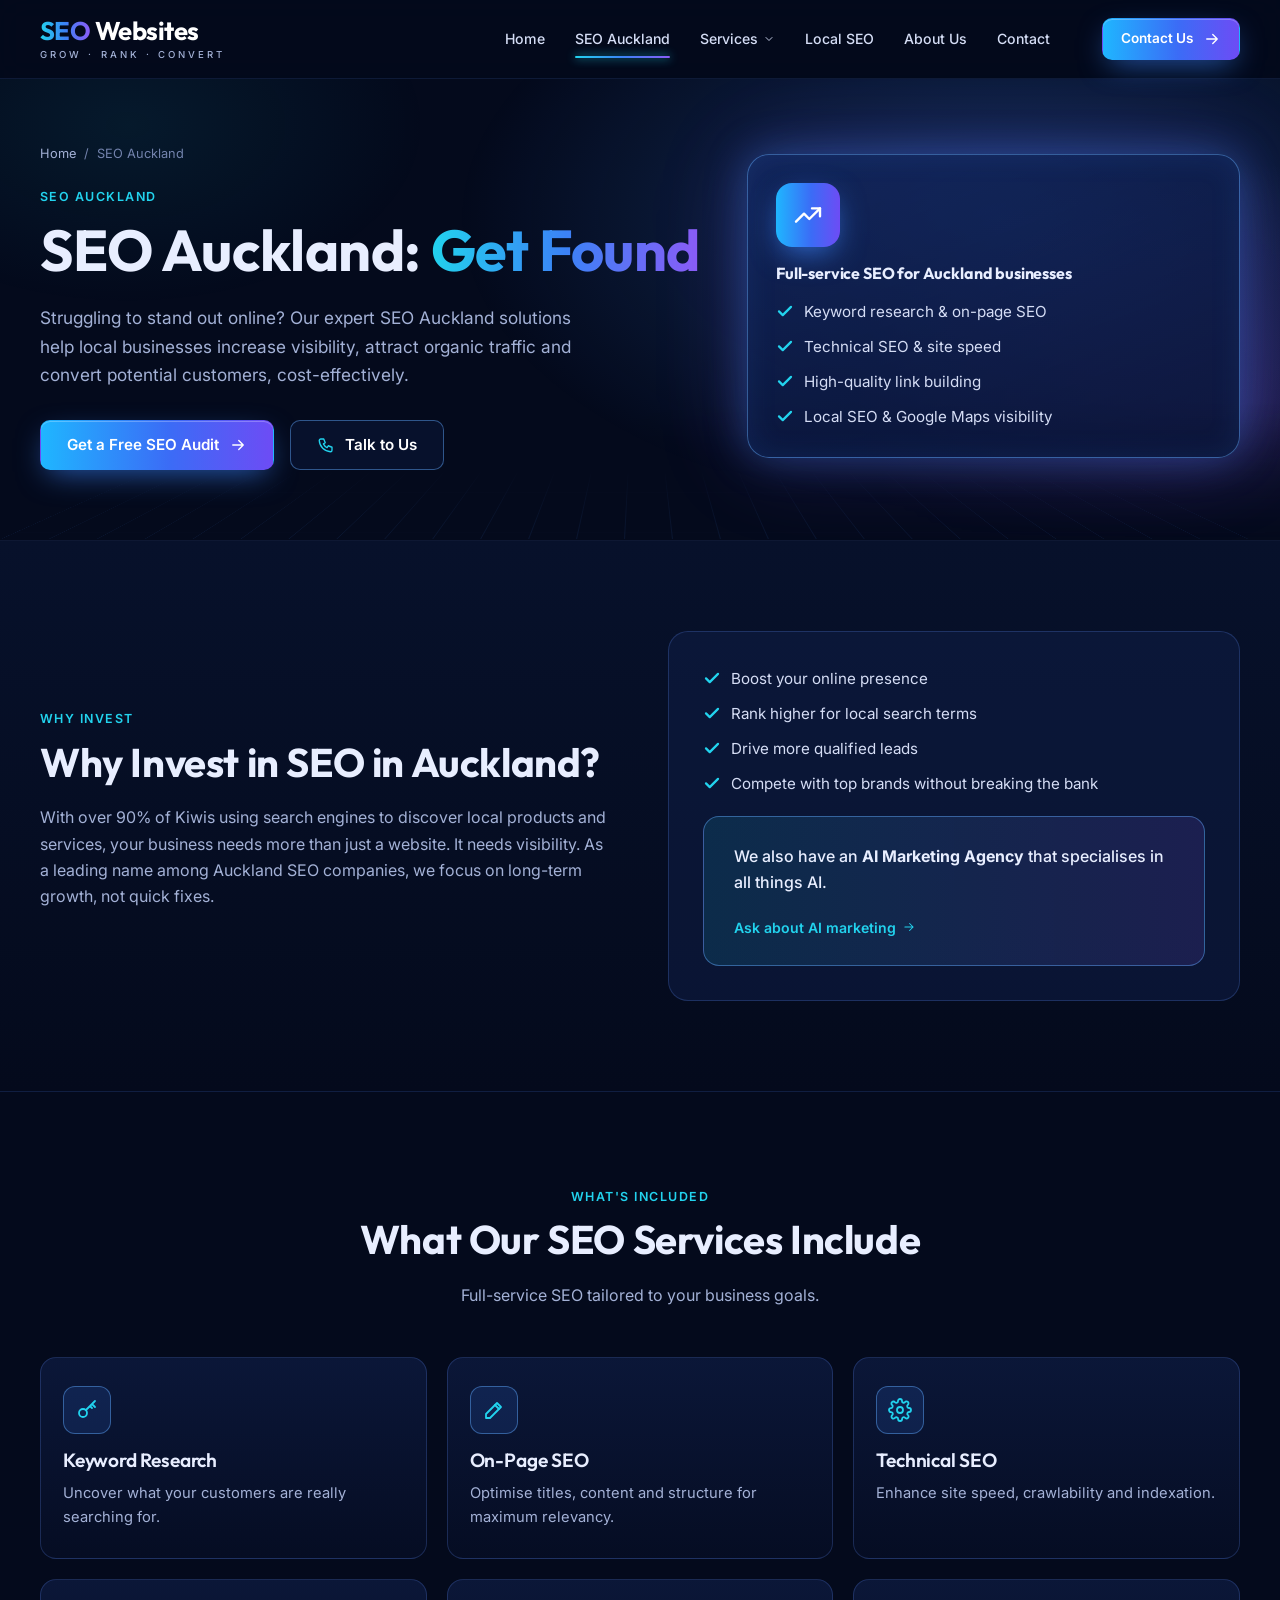
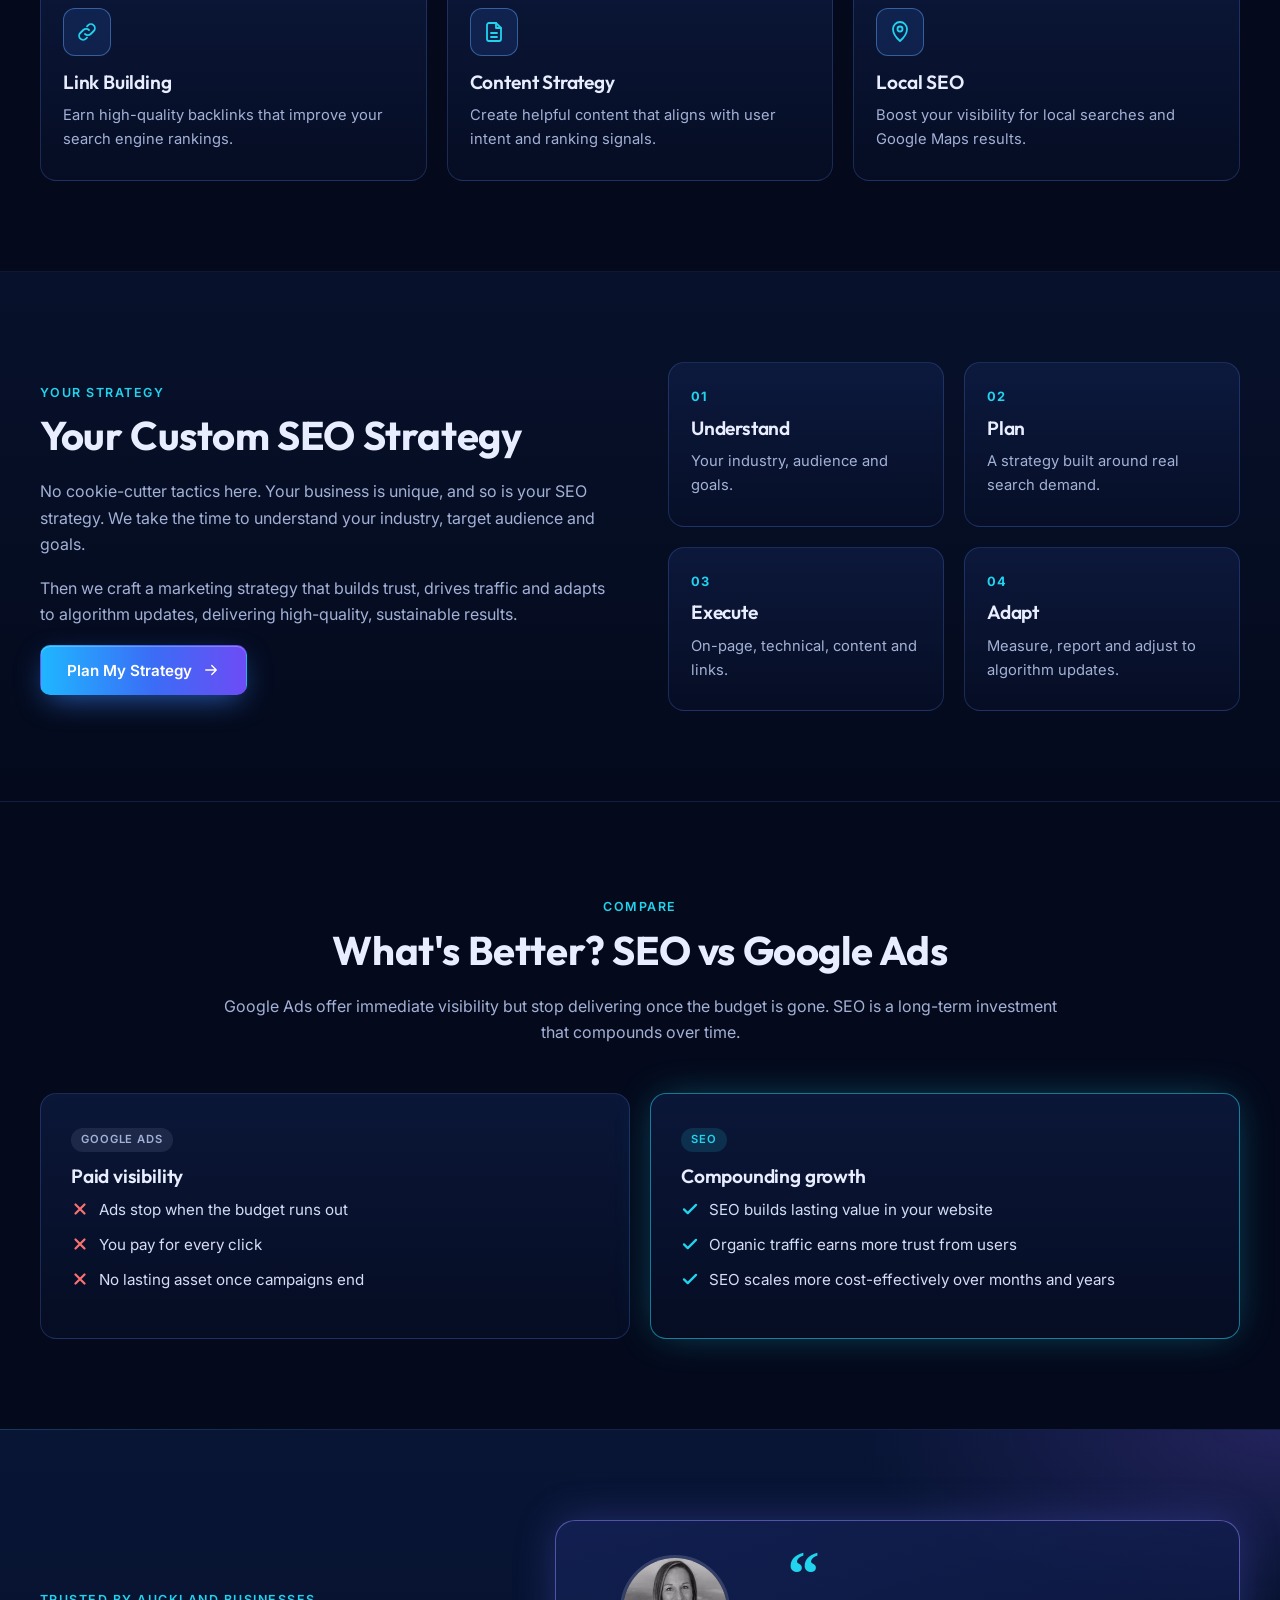
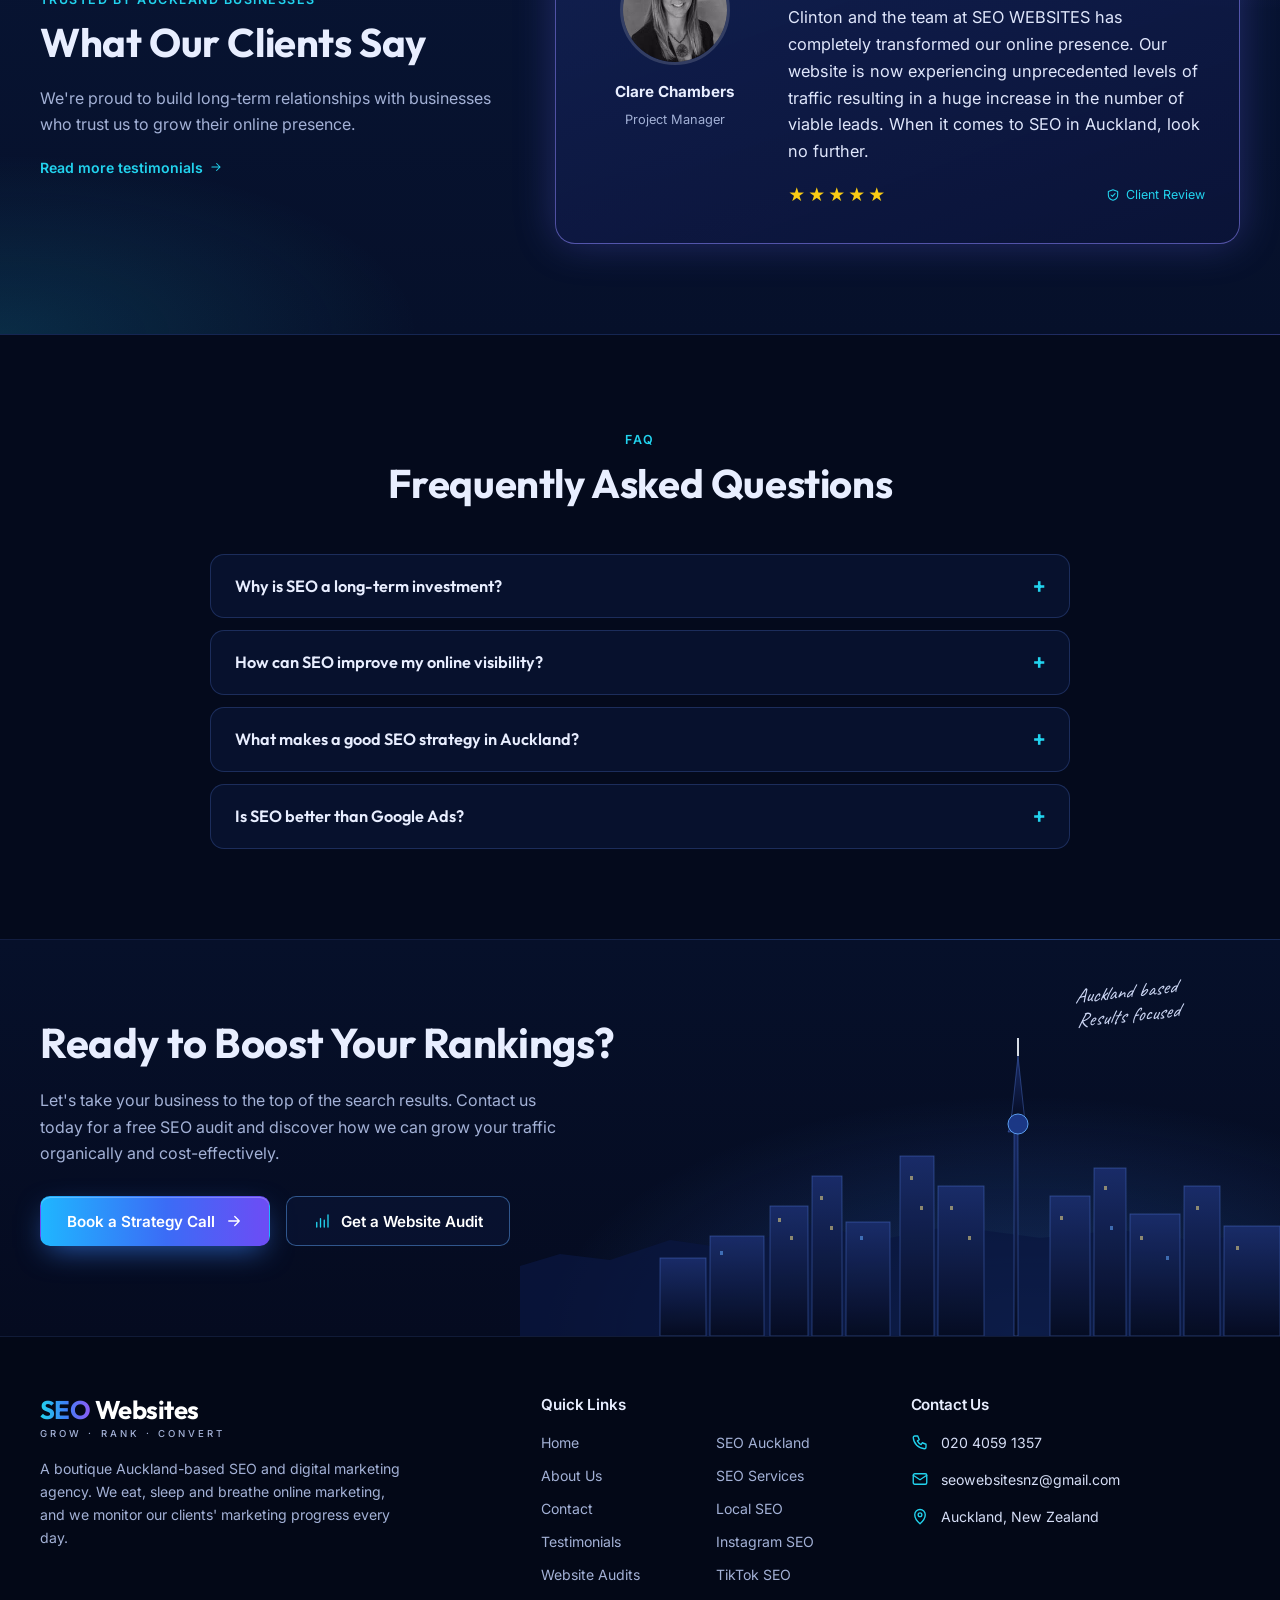
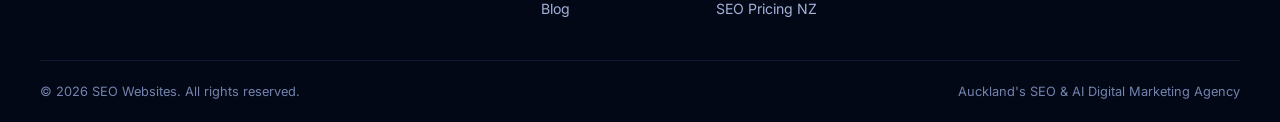
<file: site/seo-auckland/index.html>
<!doctype html>
<html lang="en-NZ">
<head>
<meta charset="utf-8">
<meta name="viewport" content="width=device-width, initial-scale=1">
<title>SEO Auckland | First Page Google Specialists | SEO WEBSITES</title>
<meta name="description" content="Want to rank on Page 1 of Google? At SEO Websites, our local and international SEO Auckland services are tailored to suit your business.">
<link rel="canonical" href="https://seowebsites.co.nz/seo-auckland/">
<meta property="og:type" content="website"><meta property="og:title" content="SEO Auckland | First Page Google Specialists | SEO WEBSITES"><meta property="og:description" content="Want to rank on Page 1 of Google? At SEO Websites, our local and international SEO Auckland services are tailored to suit your business."><meta property="og:url" content="https://seowebsites.co.nz/seo-auckland/"><meta property="og:locale" content="en_NZ">
<meta name="theme-color" content="#040a1c">
<link rel="preconnect" href="https://fonts.googleapis.com"><link rel="preconnect" href="https://fonts.gstatic.com" crossorigin>
<link href="https://fonts.googleapis.com/css2?family=Caveat&family=Inter:wght@400;500;600&family=Outfit:wght@500;600;700&display=swap" rel="stylesheet">
<link rel="stylesheet" href="/assets/css/style.css">
<script async src="https://www.googletagmanager.com/gtag/js?id=G-BL8N5TNG98"></script>
<script>window.dataLayer=window.dataLayer||[];function gtag(){dataLayer.push(arguments);}gtag('js',new Date());gtag('config','G-BL8N5TNG98');</script>
<script type="application/ld+json">{"@context": "https://schema.org", "@type": "ProfessionalService", "name": "SEO Websites", "url": "https://seowebsites.co.nz/", "telephone": "+64 20 4059 1357", "email": "seowebsitesnz@gmail.com", "priceRange": "$$", "address": {"@type": "PostalAddress", "addressLocality": "Auckland", "postalCode": "2018", "addressCountry": "NZ"}, "areaServed": "New Zealand"}</script>
<script type="application/ld+json">{"@context": "https://schema.org", "@type": "FAQPage", "mainEntity": [{"@type": "Question", "name": "Why is SEO a long-term investment?", "acceptedAnswer": {"@type": "Answer", "text": "Because strong rankings take time to build, but once they're established, they deliver sustained traffic without ad spend."}}, {"@type": "Question", "name": "How can SEO improve my online visibility?", "acceptedAnswer": {"@type": "Answer", "text": "By optimising your website to match searcher intent and ensuring search engines can index and trust your content."}}, {"@type": "Question", "name": "What makes a good SEO strategy in Auckland?", "acceptedAnswer": {"@type": "Answer", "text": "A combination of local insights, technical precision, content relevance and ethical link building that suits the Auckland market."}}, {"@type": "Question", "name": "Is SEO better than Google Ads?", "acceptedAnswer": {"@type": "Answer", "text": "For long-term ROI, yes. SEO builds a foundation that Google Ads simply can't replicate over time."}}]}</script>
<script type="application/ld+json">{"@context": "https://schema.org", "@type": "BreadcrumbList", "itemListElement": [{"@type": "ListItem", "position": 1, "name": "Home", "item": "https://seowebsites.co.nz/"}, {"@type": "ListItem", "position": 2, "name": "SEO Auckland", "item": "https://seowebsites.co.nz/seo-auckland/"}]}</script>
</head>
<body>
<a class="skip" href="#main">Skip to content</a>
<svg width="0" height="0" style="position:absolute" aria-hidden="true"><defs>
<linearGradient id="g1" x1="0" y1="0" x2="1" y2="1"><stop offset="0" stop-color="#22d3ee"/><stop offset=".55" stop-color="#3b82f6"/><stop offset="1" stop-color="#8b5cf6"/></linearGradient>
<linearGradient id="gArea" x1="0" y1="0" x2="0" y2="1"><stop offset="0" stop-color="#3b82f6" stop-opacity=".55"/><stop offset="1" stop-color="#3b82f6" stop-opacity="0"/></linearGradient>
<linearGradient id="gSky" x1="0" y1="0" x2="0" y2="1"><stop offset="0" stop-color="#1a2d6b"/><stop offset="1" stop-color="#050b20"/></linearGradient>
</defs></svg>
<header class="site-header"><div class="wrap nav">
  <a class="logo" href="/" aria-label="SEO Websites home"><b><span>SEO</span> Websites</b><small>GROW · RANK · CONVERT</small></a>
  <ul class="menu" id="menu"><li><a href="/">Home</a></li><li><a href="/seo-auckland/" aria-current="page">SEO Auckland</a></li><li class="has-drop"><button type="button" aria-expanded="false" aria-haspopup="true">Services <svg class="" viewBox="0 0 24 24" fill="none" stroke="currentColor" stroke-width="1.8" stroke-linecap="round" stroke-linejoin="round" aria-hidden="true"><path d="M6 9l6 6 6-6"/></svg></button><ul class="dropdown"><li><a href="/seo-services-auckland/">SEO Services Auckland</a></li><li><a href="/local-seo-services/">Local SEO</a></li><li><a href="/instagram-seo/">Instagram SEO</a></li><li><a href="/tiktok-seo/">TikTok SEO</a></li></ul></li><li><a href="/local-seo-services/">Local SEO</a></li><li><a href="/about-us/">About Us</a></li><li><a href="/contact/">Contact</a></li><li class="mobile-cta"><a class="btn btn-primary" href="/contact/">Contact Us <svg class="" viewBox="0 0 24 24" fill="none" stroke="currentColor" stroke-width="1.8" stroke-linecap="round" stroke-linejoin="round" aria-hidden="true"><path d="M5 12h14M13 6l6 6-6 6"/></svg></a></li></ul>
  <a class="btn btn-primary btn-sm" href="/contact/">Contact Us <svg class="" viewBox="0 0 24 24" fill="none" stroke="currentColor" stroke-width="1.8" stroke-linecap="round" stroke-linejoin="round" aria-hidden="true"><path d="M5 12h14M13 6l6 6-6 6"/></svg></a>
  <button class="burger" type="button" aria-controls="menu" aria-expanded="false" aria-label="Open menu"><svg class="" viewBox="0 0 24 24" fill="none" stroke="currentColor" stroke-width="1.8" stroke-linecap="round" stroke-linejoin="round" aria-hidden="true"><path d="M4 7h16M4 12h16M4 17h16"/></svg></button>
</div></header>
<main id="main">
<section class="hero page-hero"><div class="wrap hero-grid">
  <div><nav class="crumbs" aria-label="Breadcrumb"><a href="/">Home</a><span>/</span><span>SEO Auckland</span></nav>
    <span class="eyebrow">SEO Auckland</span><h1>SEO Auckland: <span class="grad-text">Get Found</span></h1><p class="lead">Struggling to stand out online? Our expert SEO Auckland solutions help local businesses increase visibility, attract organic traffic and convert potential customers, cost-effectively.</p><div class="btn-row"><a class="btn btn-primary" href="/seo-audit/">Get a Free SEO Audit <svg class="" viewBox="0 0 24 24" fill="none" stroke="currentColor" stroke-width="1.8" stroke-linecap="round" stroke-linejoin="round" aria-hidden="true"><path d="M5 12h14M13 6l6 6-6 6"/></svg></a><a class="btn btn-ghost" href="/contact/"><svg class="" viewBox="0 0 24 24" fill="none" stroke="currentColor" stroke-width="1.8" stroke-linecap="round" stroke-linejoin="round" aria-hidden="true"><path d="M5 4h4l2 5-2.5 1.5a11 11 0 005 5L15 13l5 2v4a2 2 0 01-2 2A16 16 0 013 6a2 2 0 012-2z"/></svg> Talk to Us</a></div></div>
  <div class="reveal"><div class="orb-card"><div class="big-ico"><svg class="" viewBox="0 0 24 24" fill="none" stroke="currentColor" stroke-width="1.8" stroke-linecap="round" stroke-linejoin="round" aria-hidden="true"><path d="M3 17l6-6 4 4 8-8"/><path d="M15 7h6v6"/></svg></div><h4>Full-service SEO for Auckland businesses</h4><ul class="check"><li>Keyword research &amp; on-page SEO</li><li>Technical SEO &amp; site speed</li><li>High-quality link building</li><li>Local SEO &amp; Google Maps visibility</li></ul></div></div>
</div></section>
<section class="sec sec-alt"><div class="wrap split">
  <div class="reveal"><span class="eyebrow">Why Invest</span><h2>Why Invest in SEO in Auckland?</h2>
    <div class="prose"><p>With over 90% of Kiwis using search engines to discover local products and services, your business needs more than just a website. It needs visibility. As a leading name among Auckland SEO companies, we focus on long-term growth, not quick fixes.</p></div></div>
  <div class="panel reveal"><ul class="check"><li>Boost your online presence</li><li>Rank higher for local search terms</li><li>Drive more qualified leads</li><li>Compete with top brands without breaking the bank</li></ul>
    <div class="callout" style="margin-top:20px"><p>We also have an <strong>AI Marketing Agency</strong> that specialises in all things AI.</p><a class="link-arrow" href="/contact/">Ask about AI marketing <svg class="" viewBox="0 0 24 24" fill="none" stroke="currentColor" stroke-width="1.8" stroke-linecap="round" stroke-linejoin="round" aria-hidden="true"><path d="M5 12h14M13 6l6 6-6 6"/></svg></a></div></div>
</div></section>
<section class="sec"><div class="wrap">
  <div class="sec-head reveal"><span class="eyebrow">What's Included</span><h2>What Our SEO Services Include</h2><p>Full-service SEO tailored to your business goals.</p></div>
  <div class="grid g-3"><article class="card reveal"><div class="card-ico"><svg class="" viewBox="0 0 24 24" fill="none" stroke="currentColor" stroke-width="1.8" stroke-linecap="round" stroke-linejoin="round" aria-hidden="true"><circle cx="8" cy="15" r="4"/><path d="M11 12l9-9M17 6l3 3M15 8l2 2"/></svg></div><h3>Keyword Research</h3><p>Uncover what your customers are really searching for.</p></article><article class="card reveal"><div class="card-ico"><svg class="" viewBox="0 0 24 24" fill="none" stroke="currentColor" stroke-width="1.8" stroke-linecap="round" stroke-linejoin="round" aria-hidden="true"><path d="M4 20h4L19 9l-4-4L4 16z"/><path d="M13 7l4 4"/></svg></div><h3>On-Page SEO</h3><p>Optimise titles, content and structure for maximum relevancy.</p></article><article class="card reveal"><div class="card-ico"><svg class="" viewBox="0 0 24 24" fill="none" stroke="currentColor" stroke-width="1.8" stroke-linecap="round" stroke-linejoin="round" aria-hidden="true"><circle cx="12" cy="12" r="3"/><path d="M19.4 15a1.7 1.7 0 00.3 1.8l.1.1a2 2 0 11-2.8 2.8l-.1-.1a1.7 1.7 0 00-1.8-.3 1.7 1.7 0 00-1 1.5V21a2 2 0 11-4 0v-.1a1.7 1.7 0 00-1.1-1.5 1.7 1.7 0 00-1.8.3l-.1.1a2 2 0 11-2.8-2.8l.1-.1a1.7 1.7 0 00.3-1.8 1.7 1.7 0 00-1.5-1H3a2 2 0 110-4h.1a1.7 1.7 0 001.5-1.1 1.7 1.7 0 00-.3-1.8l-.1-.1a2 2 0 112.8-2.8l.1.1a1.7 1.7 0 001.8.3H9a1.7 1.7 0 001-1.5V3a2 2 0 114 0v.1a1.7 1.7 0 001 1.5 1.7 1.7 0 001.8-.3l.1-.1a2 2 0 112.8 2.8l-.1.1a1.7 1.7 0 00-.3 1.8V9a1.7 1.7 0 001.5 1H21a2 2 0 110 4h-.1a1.7 1.7 0 00-1.5 1z"/></svg></div><h3>Technical SEO</h3><p>Enhance site speed, crawlability and indexation.</p></article><article class="card reveal"><div class="card-ico"><svg class="" viewBox="0 0 24 24" fill="none" stroke="currentColor" stroke-width="1.8" stroke-linecap="round" stroke-linejoin="round" aria-hidden="true"><path d="M10 14a4 4 0 005.7 0l3-3a4 4 0 00-5.7-5.7l-1 1"/><path d="M14 10a4 4 0 00-5.7 0l-3 3a4 4 0 005.7 5.7l1-1"/></svg></div><h3>Link Building</h3><p>Earn high-quality backlinks that improve your search engine rankings.</p></article><article class="card reveal"><div class="card-ico"><svg class="" viewBox="0 0 24 24" fill="none" stroke="currentColor" stroke-width="1.8" stroke-linecap="round" stroke-linejoin="round" aria-hidden="true"><path d="M14 3H7a2 2 0 00-2 2v14a2 2 0 002 2h10a2 2 0 002-2V8z"/><path d="M14 3v5h5M9 13h6M9 17h6"/></svg></div><h3>Content Strategy</h3><p>Create helpful content that aligns with user intent and ranking signals.</p></article><article class="card reveal"><div class="card-ico"><svg class="" viewBox="0 0 24 24" fill="none" stroke="currentColor" stroke-width="1.8" stroke-linecap="round" stroke-linejoin="round" aria-hidden="true"><path d="M12 21s-7-6-7-12a7 7 0 0114 0c0 6-7 12-7 12z"/><circle cx="12" cy="9" r="2.5"/></svg></div><h3>Local SEO</h3><p>Boost your visibility for local searches and Google Maps results.</p></article></div>
</div></section>
<section class="sec sec-alt"><div class="wrap split">
  <div class="reveal"><span class="eyebrow">Your Strategy</span><h2>Your Custom SEO Strategy</h2>
    <div class="prose"><p>No cookie-cutter tactics here. Your business is unique, and so is your SEO strategy. We take the time to understand your industry, target audience and goals.</p><p>Then we craft a marketing strategy that builds trust, drives traffic and adapts to algorithm updates, delivering high-quality, sustainable results.</p></div>
    <a class="btn btn-primary" href="/contact/">Plan My Strategy <svg class="" viewBox="0 0 24 24" fill="none" stroke="currentColor" stroke-width="1.8" stroke-linecap="round" stroke-linejoin="round" aria-hidden="true"><path d="M5 12h14M13 6l6 6-6 6"/></svg></a></div>
  <div class="grid g-2"><article class="card reveal"><span class="num">01</span><h3>Understand</h3><p>Your industry, audience and goals.</p></article><article class="card reveal"><span class="num">02</span><h3>Plan</h3><p>A strategy built around real search demand.</p></article><article class="card reveal"><span class="num">03</span><h3>Execute</h3><p>On-page, technical, content and links.</p></article><article class="card reveal"><span class="num">04</span><h3>Adapt</h3><p>Measure, report and adjust to algorithm updates.</p></article></div>
</div></section>
<section class="sec"><div class="wrap">
  <div class="sec-head reveal"><span class="eyebrow">Compare</span><h2>What's Better? SEO vs Google Ads</h2><p>Google Ads offer immediate visibility but stop delivering once the budget is gone. SEO is a long-term investment that compounds over time.</p></div>
  <div class="compare">
    <div class="card reveal"><span class="tag dim">Google Ads</span><h3>Paid visibility</h3><ul class="check cross"><li>Ads stop when the budget runs out</li><li>You pay for every click</li><li>No lasting asset once campaigns end</li></ul></div>
    <div class="card win reveal"><span class="tag">SEO</span><h3>Compounding growth</h3><ul class="check"><li>SEO builds lasting value in your website</li><li>Organic traffic earns more trust from users</li><li>SEO scales more cost-effectively over months and years</li></ul></div>
  </div>
</div></section>
<section class="sec testi-band"><div class="wrap testi-grid">
  <div class="reveal"><span class="eyebrow">Trusted by Auckland Businesses</span><h2>What Our Clients Say</h2><p class="muted">We're proud to build long-term relationships with businesses who trust us to grow their online presence.</p><a class="link-arrow" href="/testimonials/">Read more testimonials <svg class="" viewBox="0 0 24 24" fill="none" stroke="currentColor" stroke-width="1.8" stroke-linecap="round" stroke-linejoin="round" aria-hidden="true"><path d="M5 12h14M13 6l6 6-6 6"/></svg></a></div>
  <figure class="testi reveal" style="margin:0">
    <div class="testi-who"><img src="/assets/img/clare.jpeg" alt="Clare Chambers" width="110" height="110" loading="lazy"><b>Clare Chambers</b><small>Project Manager</small></div>
    <div><blockquote><p>Clinton and the team at SEO WEBSITES has completely transformed our online presence. Our website is now experiencing unprecedented levels of traffic resulting in a huge increase in the number of viable leads. When it comes to SEO in Auckland, look no further.</p></blockquote>
      <div class="testi-foot"><span class="stars" aria-label="5 out of 5 stars">★★★★★</span><span class="badge"><svg class="" viewBox="0 0 24 24" fill="none" stroke="currentColor" stroke-width="1.8" stroke-linecap="round" stroke-linejoin="round" aria-hidden="true"><path d="M12 3l8 3v6c0 5-3.5 8-8 9-4.5-1-8-4-8-9V6z"/><path d="M8.5 12l2.5 2.5 4.5-5"/></svg> Client Review</span></div></div>
  </figure>
</div></section>
<section class="sec"><div class="wrap">
  <div class="sec-head reveal"><span class="eyebrow">FAQ</span><h2>Frequently Asked Questions</h2></div>
  <div class="faq"><details class="reveal"><summary>Why is SEO a long-term investment?</summary><p>Because strong rankings take time to build, but once they're established, they deliver sustained traffic without ad spend.</p></details><details class="reveal"><summary>How can SEO improve my online visibility?</summary><p>By optimising your website to match searcher intent and ensuring search engines can index and trust your content.</p></details><details class="reveal"><summary>What makes a good SEO strategy in Auckland?</summary><p>A combination of local insights, technical precision, content relevance and ethical link building that suits the Auckland market.</p></details><details class="reveal"><summary>Is SEO better than Google Ads?</summary><p>For long-term ROI, yes. SEO builds a foundation that Google Ads simply can't replicate over time.</p></details></div>
</div></section>
<section class="cta"><div class="wrap">
  <h2 class="reveal">Ready to Boost Your Rankings?</h2><p class="reveal">Let's take your business to the top of the search results. Contact us today for a free SEO audit and discover how we can grow your traffic organically and cost-effectively.</p>
  <div class="btn-row reveal"><a class="btn btn-primary" href="/contact/">Book a Strategy Call <svg class="" viewBox="0 0 24 24" fill="none" stroke="currentColor" stroke-width="1.8" stroke-linecap="round" stroke-linejoin="round" aria-hidden="true"><path d="M5 12h14M13 6l6 6-6 6"/></svg></a><a class="btn btn-ghost" href="/seo-audit/"><svg class="" viewBox="0 0 24 24" fill="none" stroke="currentColor" stroke-width="1.8" stroke-linecap="round" stroke-linejoin="round" aria-hidden="true"><path d="M5 20v-6M10 20V9M15 20v-9M20 20V4"/></svg> Get a Website Audit</a></div>
</div><span class="dash-note">Auckland based<br>Results focused</span><svg class="skyline" viewBox="0 0 760 300" preserveAspectRatio="xMaxYMax meet" aria-hidden="true">
<path fill="#0b1740" d="M0 300V230l40-12 50 6 60-20 70 10 60-28 80 18 70-14 90 12 80-8 70 10 90-6v132z" opacity=".8"/>
<g fill="url(#gSky)" stroke="rgba(99,145,255,.35)" stroke-width="1">
<rect x="250" y="170" width="38" height="130"/><rect x="292" y="140" width="30" height="160"/><rect x="326" y="186" width="44" height="114"/>
<rect x="380" y="120" width="34" height="180"/><rect x="418" y="150" width="46" height="150"/><rect x="530" y="160" width="40" height="140"/>
<rect x="574" y="132" width="32" height="168"/><rect x="610" y="178" width="50" height="122"/><rect x="664" y="150" width="36" height="150"/><rect x="704" y="190" width="56" height="110"/>
<rect x="190" y="200" width="54" height="100"/><rect x="140" y="222" width="46" height="78"/>
<path d="M494 300V96h-6l4-10h-3l3-8h8l3 8h-3l4 10h-6v204z"/><path d="M491 86h14l-7-66z"/>
</g>
<circle cx="498" cy="88" r="10" fill="#1d3a8a" stroke="#60a5fa"/><path d="M498 20V2" stroke="#e2e8f0" stroke-width="2"/>
<g fill="#fde68a" opacity=".55"><rect x="258" y="182" width="3" height="4"/><rect x="270" y="200" width="3" height="4"/><rect x="300" y="160" width="3" height="4"/><rect x="310" y="190" width="3" height="4"/><rect x="390" y="140" width="3" height="4"/><rect x="400" y="170" width="3" height="4"/><rect x="430" y="170" width="3" height="4"/><rect x="448" y="200" width="3" height="4"/><rect x="540" y="180" width="3" height="4"/><rect x="584" y="150" width="3" height="4"/><rect x="620" y="200" width="3" height="4"/><rect x="676" y="170" width="3" height="4"/><rect x="716" y="210" width="3" height="4"/></g>
<g fill="#60a5fa" opacity=".6"><rect x="340" y="200" width="3" height="4"/><rect x="590" y="190" width="3" height="4"/><rect x="200" y="215" width="3" height="4"/><rect x="646" y="220" width="3" height="4"/></g>
</svg></section>
</main>
<footer class="site-footer"><div class="wrap">
  <div class="foot-grid">
    <div><a class="logo" href="/"><b><span>SEO</span> Websites</b><small>GROW · RANK · CONVERT</small></a>
      <p>A boutique Auckland-based SEO and digital marketing agency. We eat, sleep and breathe online marketing, and we monitor our clients' marketing progress every day.</p></div>
    <div><h4>Quick Links</h4><ul class="foot-links">
      <li><a href="/">Home</a></li><li><a href="/seo-auckland/">SEO Auckland</a></li>
      <li><a href="/about-us/">About Us</a></li><li><a href="/seo-services-auckland/">SEO Services</a></li>
      <li><a href="/contact/">Contact</a></li><li><a href="/local-seo-services/">Local SEO</a></li>
      <li><a href="/testimonials/">Testimonials</a></li><li><a href="/instagram-seo/">Instagram SEO</a></li>
      <li><a href="/seo-audit/">Website Audits</a></li><li><a href="/tiktok-seo/">TikTok SEO</a></li>
      <li><a href="/blog/">Blog</a></li><li><a href="/seo-pricing-nz/">SEO Pricing NZ</a></li>
    </ul></div>
    <div><h4>Contact Us</h4><ul class="foot-contact">
      <li><svg class="" viewBox="0 0 24 24" fill="none" stroke="currentColor" stroke-width="1.8" stroke-linecap="round" stroke-linejoin="round" aria-hidden="true"><path d="M5 4h4l2 5-2.5 1.5a11 11 0 005 5L15 13l5 2v4a2 2 0 01-2 2A16 16 0 013 6a2 2 0 012-2z"/></svg><a href="tel:+642040591357">020 4059 1357</a></li>
      <li><svg class="" viewBox="0 0 24 24" fill="none" stroke="currentColor" stroke-width="1.8" stroke-linecap="round" stroke-linejoin="round" aria-hidden="true"><rect x="3" y="5" width="18" height="14" rx="2"/><path d="M3 7l9 6 9-6"/></svg><a href="mailto:seowebsitesnz@gmail.com">seowebsitesnz@gmail.com</a></li>
      <li><svg class="" viewBox="0 0 24 24" fill="none" stroke="currentColor" stroke-width="1.8" stroke-linecap="round" stroke-linejoin="round" aria-hidden="true"><path d="M12 21s-7-6-7-12a7 7 0 0114 0c0 6-7 12-7 12z"/><circle cx="12" cy="9" r="2.5"/></svg>Auckland, New Zealand</li>
    </ul></div>
  </div>
  <div class="foot-bar"><span>© 2026 SEO Websites. All rights reserved.</span><span>Auckland's SEO &amp; AI Digital Marketing Agency</span></div>
</div></footer>
<script src="/assets/js/main.js" defer></script>
</body>
</html>
</file>
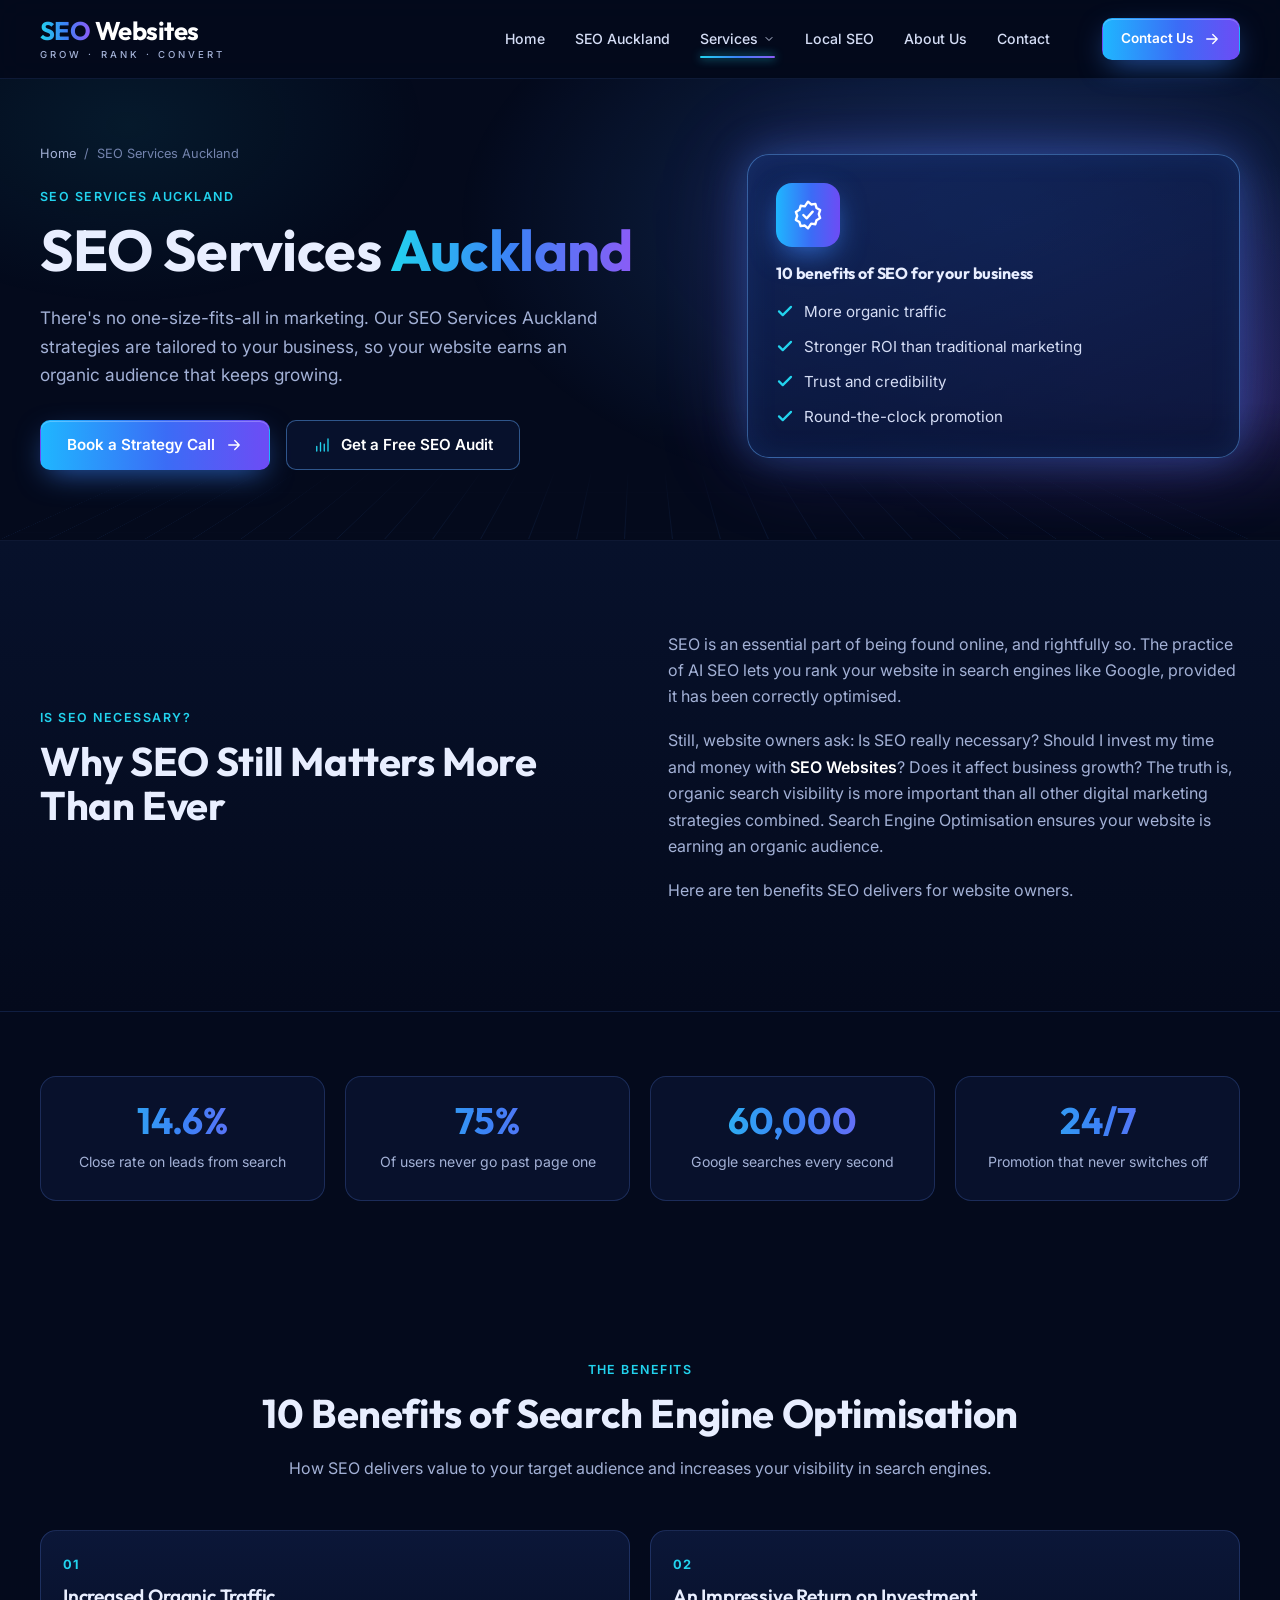
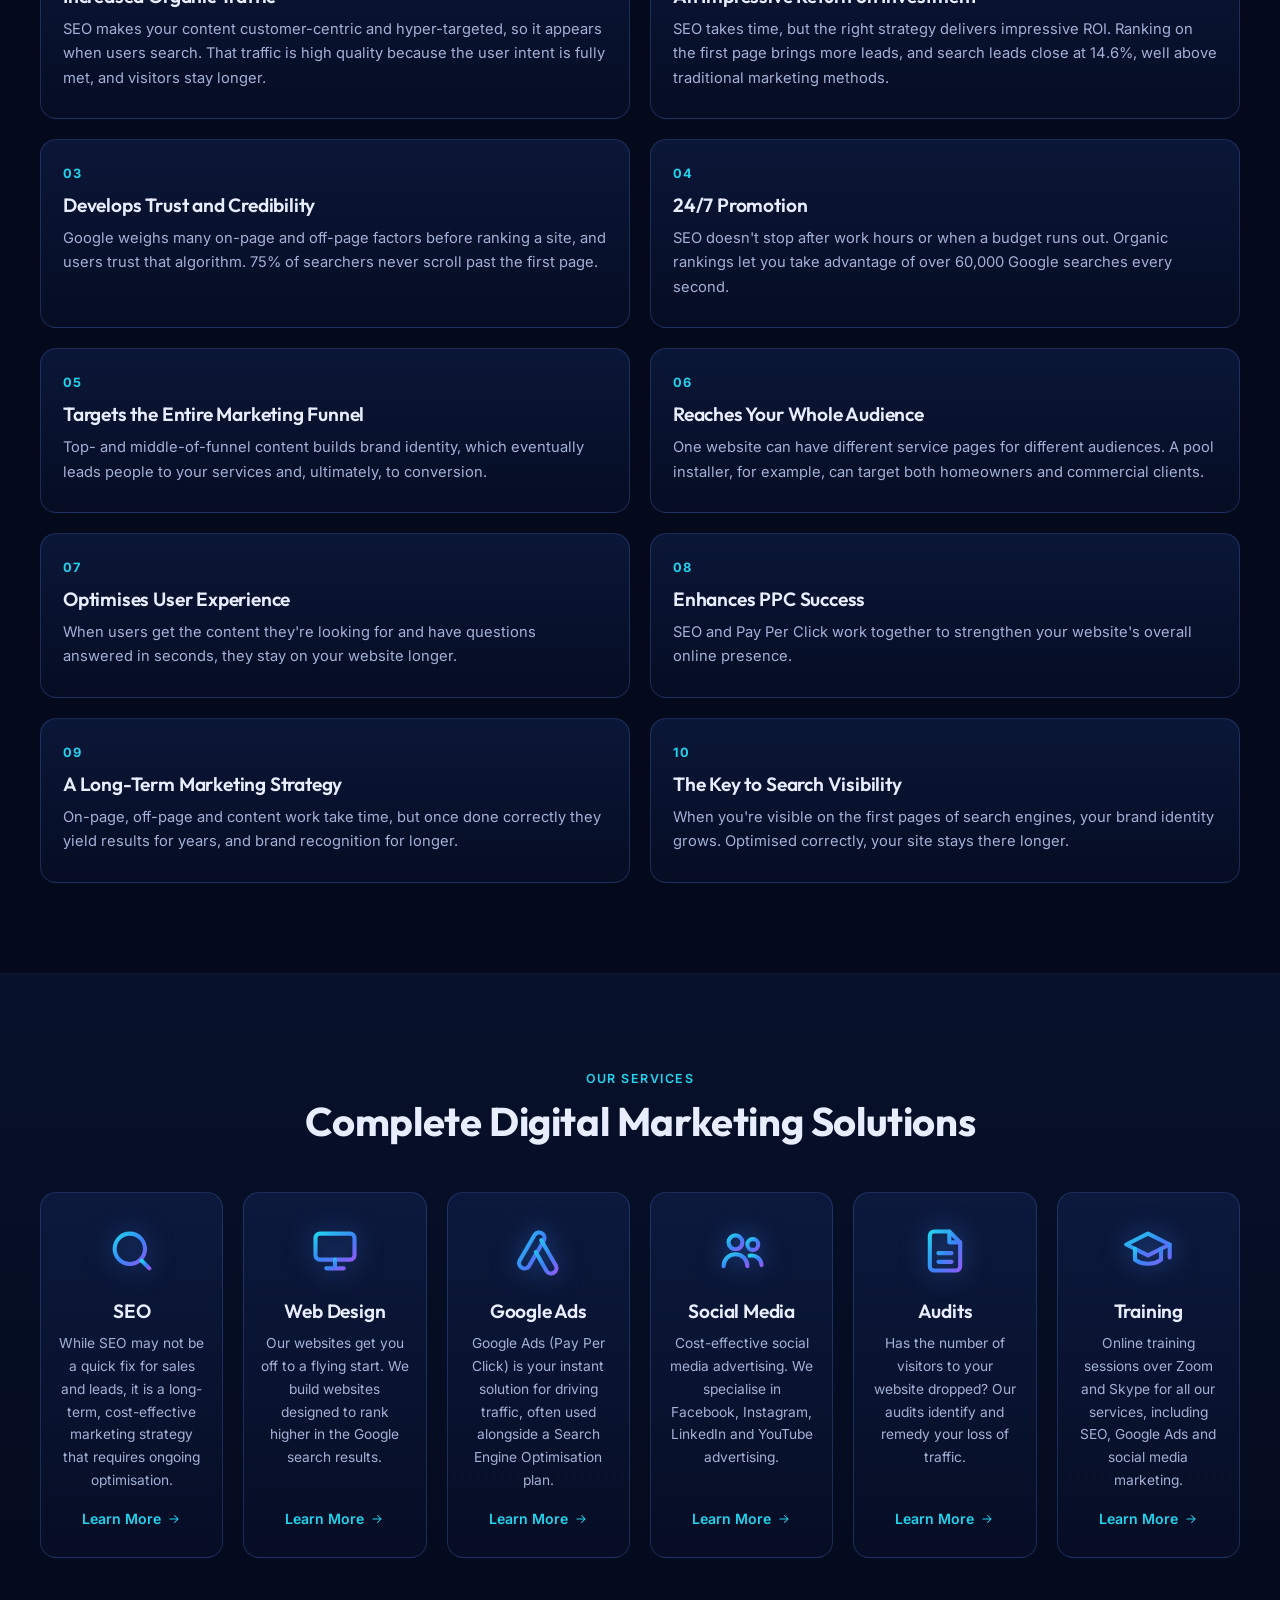
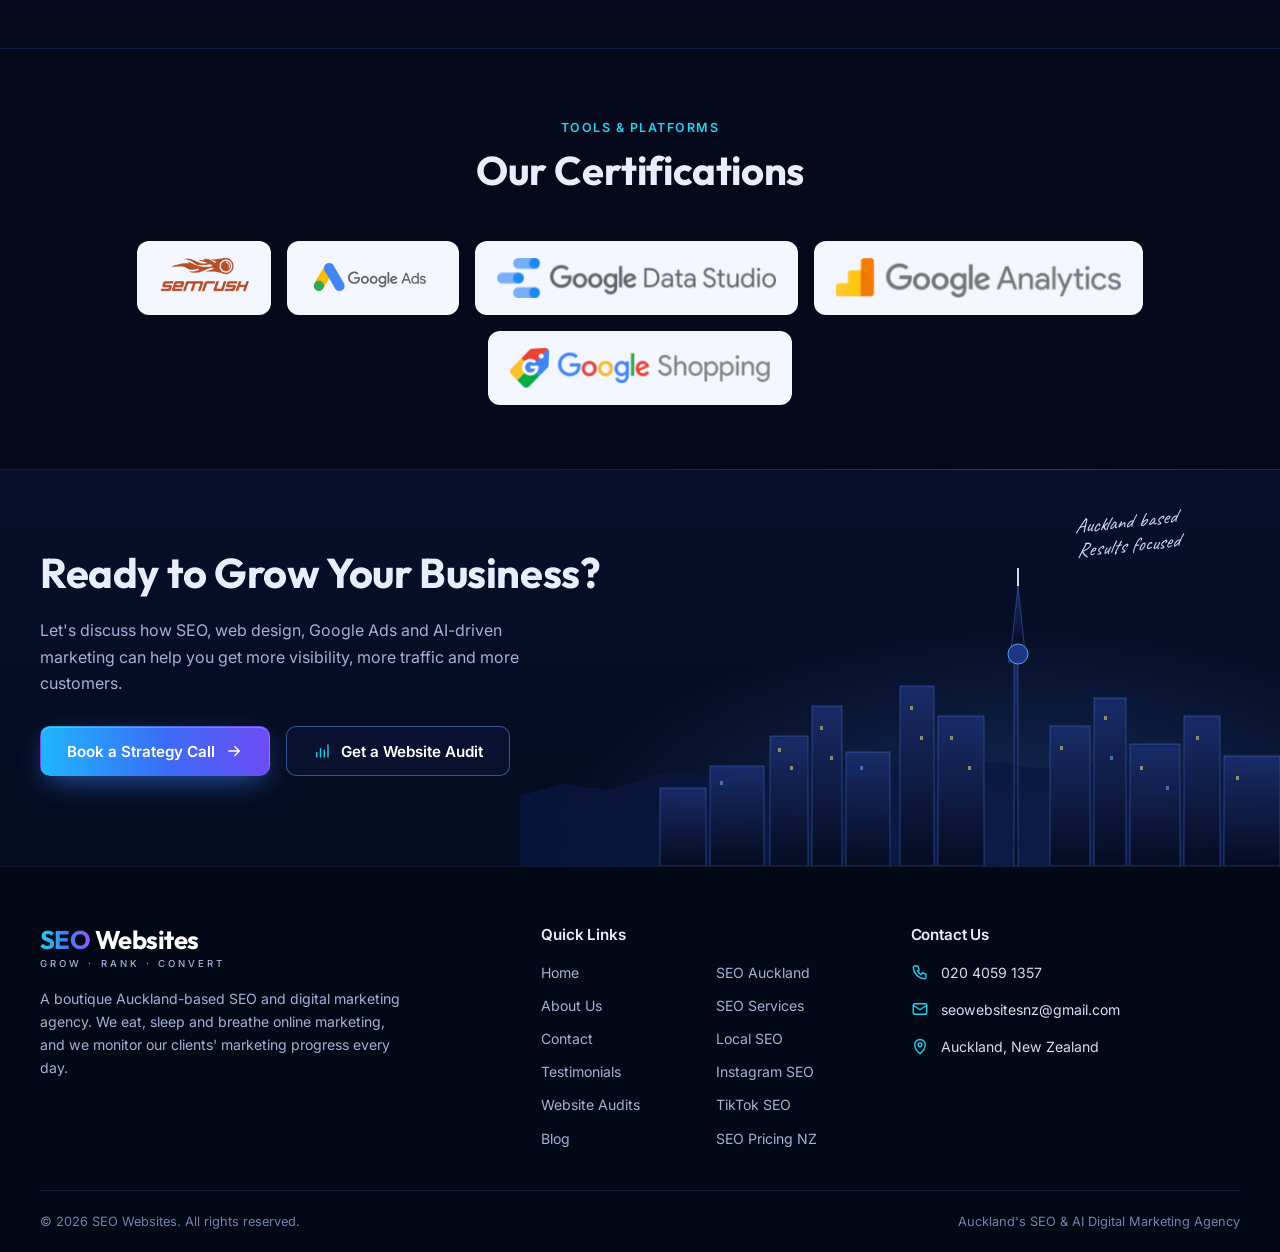
<file: site/seo-services-auckland/index.html>
<!doctype html>
<html lang="en-NZ">
<head>
<meta charset="utf-8">
<meta name="viewport" content="width=device-width, initial-scale=1">
<title>SEO Services Auckland | Google Page 1 Specialists | SEO Websites</title>
<meta name="description" content="There is no one shoe size fits all when it comes to marketing. Our SEO Services Auckland marketing strategies are tailored to suit you.">
<link rel="canonical" href="https://seowebsites.co.nz/seo-services-auckland/">
<meta property="og:type" content="website"><meta property="og:title" content="SEO Services Auckland | Google Page 1 Specialists | SEO Websites"><meta property="og:description" content="There is no one shoe size fits all when it comes to marketing. Our SEO Services Auckland marketing strategies are tailored to suit you."><meta property="og:url" content="https://seowebsites.co.nz/seo-services-auckland/"><meta property="og:locale" content="en_NZ">
<meta name="theme-color" content="#040a1c">
<link rel="preconnect" href="https://fonts.googleapis.com"><link rel="preconnect" href="https://fonts.gstatic.com" crossorigin>
<link href="https://fonts.googleapis.com/css2?family=Caveat&family=Inter:wght@400;500;600&family=Outfit:wght@500;600;700&display=swap" rel="stylesheet">
<link rel="stylesheet" href="/assets/css/style.css">
<script async src="https://www.googletagmanager.com/gtag/js?id=G-BL8N5TNG98"></script>
<script>window.dataLayer=window.dataLayer||[];function gtag(){dataLayer.push(arguments);}gtag('js',new Date());gtag('config','G-BL8N5TNG98');</script>
<script type="application/ld+json">{"@context": "https://schema.org", "@type": "ProfessionalService", "name": "SEO Websites", "url": "https://seowebsites.co.nz/", "telephone": "+64 20 4059 1357", "email": "seowebsitesnz@gmail.com", "priceRange": "$$", "address": {"@type": "PostalAddress", "addressLocality": "Auckland", "postalCode": "2018", "addressCountry": "NZ"}, "areaServed": "New Zealand"}</script>
<script type="application/ld+json">{"@context": "https://schema.org", "@type": "BreadcrumbList", "itemListElement": [{"@type": "ListItem", "position": 1, "name": "Home", "item": "https://seowebsites.co.nz/"}, {"@type": "ListItem", "position": 2, "name": "SEO Services Auckland", "item": "https://seowebsites.co.nz/seo-services-auckland/"}]}</script>
</head>
<body>
<a class="skip" href="#main">Skip to content</a>
<svg width="0" height="0" style="position:absolute" aria-hidden="true"><defs>
<linearGradient id="g1" x1="0" y1="0" x2="1" y2="1"><stop offset="0" stop-color="#22d3ee"/><stop offset=".55" stop-color="#3b82f6"/><stop offset="1" stop-color="#8b5cf6"/></linearGradient>
<linearGradient id="gArea" x1="0" y1="0" x2="0" y2="1"><stop offset="0" stop-color="#3b82f6" stop-opacity=".55"/><stop offset="1" stop-color="#3b82f6" stop-opacity="0"/></linearGradient>
<linearGradient id="gSky" x1="0" y1="0" x2="0" y2="1"><stop offset="0" stop-color="#1a2d6b"/><stop offset="1" stop-color="#050b20"/></linearGradient>
</defs></svg>
<header class="site-header"><div class="wrap nav">
  <a class="logo" href="/" aria-label="SEO Websites home"><b><span>SEO</span> Websites</b><small>GROW · RANK · CONVERT</small></a>
  <ul class="menu" id="menu"><li><a href="/">Home</a></li><li><a href="/seo-auckland/">SEO Auckland</a></li><li class="has-drop has-current"><button type="button" aria-expanded="false" aria-haspopup="true">Services <svg class="" viewBox="0 0 24 24" fill="none" stroke="currentColor" stroke-width="1.8" stroke-linecap="round" stroke-linejoin="round" aria-hidden="true"><path d="M6 9l6 6 6-6"/></svg></button><ul class="dropdown"><li><a href="/seo-services-auckland/" aria-current="page">SEO Services Auckland</a></li><li><a href="/local-seo-services/">Local SEO</a></li><li><a href="/instagram-seo/">Instagram SEO</a></li><li><a href="/tiktok-seo/">TikTok SEO</a></li></ul></li><li><a href="/local-seo-services/">Local SEO</a></li><li><a href="/about-us/">About Us</a></li><li><a href="/contact/">Contact</a></li><li class="mobile-cta"><a class="btn btn-primary" href="/contact/">Contact Us <svg class="" viewBox="0 0 24 24" fill="none" stroke="currentColor" stroke-width="1.8" stroke-linecap="round" stroke-linejoin="round" aria-hidden="true"><path d="M5 12h14M13 6l6 6-6 6"/></svg></a></li></ul>
  <a class="btn btn-primary btn-sm" href="/contact/">Contact Us <svg class="" viewBox="0 0 24 24" fill="none" stroke="currentColor" stroke-width="1.8" stroke-linecap="round" stroke-linejoin="round" aria-hidden="true"><path d="M5 12h14M13 6l6 6-6 6"/></svg></a>
  <button class="burger" type="button" aria-controls="menu" aria-expanded="false" aria-label="Open menu"><svg class="" viewBox="0 0 24 24" fill="none" stroke="currentColor" stroke-width="1.8" stroke-linecap="round" stroke-linejoin="round" aria-hidden="true"><path d="M4 7h16M4 12h16M4 17h16"/></svg></button>
</div></header>
<main id="main">
<section class="hero page-hero"><div class="wrap hero-grid">
  <div><nav class="crumbs" aria-label="Breadcrumb"><a href="/">Home</a><span>/</span><span>SEO Services Auckland</span></nav>
    <span class="eyebrow">SEO Services Auckland</span><h1>SEO Services <span class="grad-text">Auckland</span></h1><p class="lead">There's no one-size-fits-all in marketing. Our SEO Services Auckland strategies are tailored to your business, so your website earns an organic audience that keeps growing.</p><div class="btn-row"><a class="btn btn-primary" href="/contact/">Book a Strategy Call <svg class="" viewBox="0 0 24 24" fill="none" stroke="currentColor" stroke-width="1.8" stroke-linecap="round" stroke-linejoin="round" aria-hidden="true"><path d="M5 12h14M13 6l6 6-6 6"/></svg></a><a class="btn btn-ghost" href="/seo-audit/"><svg class="" viewBox="0 0 24 24" fill="none" stroke="currentColor" stroke-width="1.8" stroke-linecap="round" stroke-linejoin="round" aria-hidden="true"><path d="M5 20v-6M10 20V9M15 20v-9M20 20V4"/></svg> Get a Free SEO Audit</a></div></div>
  <div class="reveal"><div class="orb-card"><div class="big-ico"><svg class="" viewBox="0 0 24 24" fill="none" stroke="currentColor" stroke-width="1.8" stroke-linecap="round" stroke-linejoin="round" aria-hidden="true"><path d="M12 2l2.4 2.1 3.1-.4.9 3 2.7 1.6-1 3 1 3-2.7 1.6-.9 3-3.1-.4L12 22l-2.4-2.1-3.1.4-.9-3-2.7-1.6 1-3-1-3 2.7-1.6.9-3 3.1.4z"/><path d="M8.5 12l2.5 2.5 4.5-5"/></svg></div><h4>10 benefits of SEO for your business</h4><ul class="check"><li>More organic traffic</li><li>Stronger ROI than traditional marketing</li><li>Trust and credibility</li><li>Round-the-clock promotion</li></ul></div></div>
</div></section>
<section class="sec sec-alt"><div class="wrap split">
  <div class="reveal"><span class="eyebrow">Is SEO Necessary?</span><h2>Why SEO Still Matters More Than Ever</h2></div>
  <div class="prose reveal"><p>SEO is an essential part of being found online, and rightfully so. The practice of AI SEO lets you rank your website in search engines like Google, provided it has been correctly optimised.</p>
    <p>Still, website owners ask: Is SEO really necessary? Should I invest my time and money with <strong>SEO Websites</strong>? Does it affect business growth? The truth is, organic search visibility is more important than all other digital marketing strategies combined. Search Engine Optimisation ensures your website is earning an organic audience.</p>
    <p>Here are ten benefits SEO delivers for website owners.</p></div>
</div></section>
<section class="sec-tight"><div class="wrap"><div class="stats"><div class="stat reveal"><b class="grad-text">14.6%</b><span>Close rate on leads from search</span></div><div class="stat reveal"><b class="grad-text">75%</b><span>Of users never go past page one</span></div><div class="stat reveal"><b class="grad-text">60,000</b><span>Google searches every second</span></div><div class="stat reveal"><b class="grad-text">24/7</b><span>Promotion that never switches off</span></div></div></div></section>
<section class="sec"><div class="wrap">
  <div class="sec-head reveal"><span class="eyebrow">The Benefits</span><h2>10 Benefits of Search Engine Optimisation</h2><p>How SEO delivers value to your target audience and increases your visibility in search engines.</p></div>
  <div class="grid g-2"><article class="card reveal"><span class="num">01</span><h3>Increased Organic Traffic</h3><p>SEO makes your content customer-centric and hyper-targeted, so it appears when users search. That traffic is high quality because the user intent is fully met, and visitors stay longer.</p></article><article class="card reveal"><span class="num">02</span><h3>An Impressive Return on Investment</h3><p>SEO takes time, but the right strategy delivers impressive ROI. Ranking on the first page brings more leads, and search leads close at 14.6%, well above traditional marketing methods.</p></article><article class="card reveal"><span class="num">03</span><h3>Develops Trust and Credibility</h3><p>Google weighs many on-page and off-page factors before ranking a site, and users trust that algorithm. 75% of searchers never scroll past the first page.</p></article><article class="card reveal"><span class="num">04</span><h3>24/7 Promotion</h3><p>SEO doesn't stop after work hours or when a budget runs out. Organic rankings let you take advantage of over 60,000 Google searches every second.</p></article><article class="card reveal"><span class="num">05</span><h3>Targets the Entire Marketing Funnel</h3><p>Top- and middle-of-funnel content builds brand identity, which eventually leads people to your services and, ultimately, to conversion.</p></article><article class="card reveal"><span class="num">06</span><h3>Reaches Your Whole Audience</h3><p>One website can have different service pages for different audiences. A pool installer, for example, can target both homeowners and commercial clients.</p></article><article class="card reveal"><span class="num">07</span><h3>Optimises User Experience</h3><p>When users get the content they're looking for and have questions answered in seconds, they stay on your website longer.</p></article><article class="card reveal"><span class="num">08</span><h3>Enhances PPC Success</h3><p>SEO and Pay Per Click work together to strengthen your website's overall online presence.</p></article><article class="card reveal"><span class="num">09</span><h3>A Long-Term Marketing Strategy</h3><p>On-page, off-page and content work take time, but once done correctly they yield results for years, and brand recognition for longer.</p></article><article class="card reveal"><span class="num">10</span><h3>The Key to Search Visibility</h3><p>When you're visible on the first pages of search engines, your brand identity grows. Optimised correctly, your site stays there longer.</p></article></div>
</div></section>
<section class="sec sec-alt"><div class="wrap">
  <div class="sec-head reveal"><span class="eyebrow">Our Services</span><h2>Complete Digital Marketing Solutions</h2></div>
  <div class="grid g-6"><article class="card svc reveal"><div class="svc-ico"><svg class="" viewBox="0 0 24 24" fill="none" stroke="url(#g1)" stroke-width="1.9" stroke-linecap="round" stroke-linejoin="round" aria-hidden="true"><circle cx="11" cy="11" r="7"/><path d="M20 20l-3.5-3.5"/></svg></div><h3>SEO</h3><p>While SEO may not be a quick fix for sales and leads, it is a long-term, cost-effective marketing strategy that requires ongoing optimisation.</p><a class="link-arrow" href="/seo-services-auckland/">Learn More <svg class="" viewBox="0 0 24 24" fill="none" stroke="currentColor" stroke-width="1.8" stroke-linecap="round" stroke-linejoin="round" aria-hidden="true"><path d="M5 12h14M13 6l6 6-6 6"/></svg></a></article><article class="card svc reveal"><div class="svc-ico"><svg class="" viewBox="0 0 24 24" fill="none" stroke="url(#g1)" stroke-width="1.9" stroke-linecap="round" stroke-linejoin="round" aria-hidden="true"><rect x="3" y="4" width="18" height="12" rx="2"/><path d="M8 20h8M12 16v4"/></svg></div><h3>Web Design</h3><p>Our websites get you off to a flying start. We build websites designed to rank higher in the Google search results.</p><a class="link-arrow" href="/contact/">Learn More <svg class="" viewBox="0 0 24 24" fill="none" stroke="currentColor" stroke-width="1.8" stroke-linecap="round" stroke-linejoin="round" aria-hidden="true"><path d="M5 12h14M13 6l6 6-6 6"/></svg></a></article><article class="card svc reveal"><div class="svc-ico"><svg class="" viewBox="0 0 24 24" fill="none" stroke="url(#g1)" stroke-width="1.9" stroke-linecap="round" stroke-linejoin="round" aria-hidden="true"><path d="M10.5 4.5l-7 12a2.5 2.5 0 004.3 2.5l7-12a2.5 2.5 0 00-4.3-2.5z"/><path d="M13.5 7l6.8 11.8a2.5 2.5 0 01-4.3 2.5L11 12.5"/></svg></div><h3>Google Ads</h3><p>Google Ads (Pay Per Click) is your instant solution for driving traffic, often used alongside a Search Engine Optimisation plan.</p><a class="link-arrow" href="/contact/">Learn More <svg class="" viewBox="0 0 24 24" fill="none" stroke="currentColor" stroke-width="1.8" stroke-linecap="round" stroke-linejoin="round" aria-hidden="true"><path d="M5 12h14M13 6l6 6-6 6"/></svg></a></article><article class="card svc reveal"><div class="svc-ico"><svg class="" viewBox="0 0 24 24" fill="none" stroke="url(#g1)" stroke-width="1.9" stroke-linecap="round" stroke-linejoin="round" aria-hidden="true"><circle cx="9" cy="8" r="3.2"/><path d="M3.5 19a5.5 5.5 0 0111 0"/><circle cx="17" cy="9" r="2.5"/><path d="M15.5 14.2A4.5 4.5 0 0121 18.5"/></svg></div><h3>Social Media</h3><p>Cost-effective social media advertising. We specialise in Facebook, Instagram, LinkedIn and YouTube advertising.</p><a class="link-arrow" href="/instagram-seo/">Learn More <svg class="" viewBox="0 0 24 24" fill="none" stroke="currentColor" stroke-width="1.8" stroke-linecap="round" stroke-linejoin="round" aria-hidden="true"><path d="M5 12h14M13 6l6 6-6 6"/></svg></a></article><article class="card svc reveal"><div class="svc-ico"><svg class="" viewBox="0 0 24 24" fill="none" stroke="url(#g1)" stroke-width="1.9" stroke-linecap="round" stroke-linejoin="round" aria-hidden="true"><path d="M14 3H7a2 2 0 00-2 2v14a2 2 0 002 2h10a2 2 0 002-2V8z"/><path d="M14 3v5h5M9 13h6M9 17h6"/></svg></div><h3>Audits</h3><p>Has the number of visitors to your website dropped? Our audits identify and remedy your loss of traffic.</p><a class="link-arrow" href="/seo-audit/">Learn More <svg class="" viewBox="0 0 24 24" fill="none" stroke="currentColor" stroke-width="1.8" stroke-linecap="round" stroke-linejoin="round" aria-hidden="true"><path d="M5 12h14M13 6l6 6-6 6"/></svg></a></article><article class="card svc reveal"><div class="svc-ico"><svg class="" viewBox="0 0 24 24" fill="none" stroke="url(#g1)" stroke-width="1.9" stroke-linecap="round" stroke-linejoin="round" aria-hidden="true"><path d="M2 9l10-5 10 5-10 5z"/><path d="M6 11v5c3 2.5 9 2.5 12 0v-5M22 9v6"/></svg></div><h3>Training</h3><p>Online training sessions over Zoom and Skype for all our services, including SEO, Google Ads and social media marketing.</p><a class="link-arrow" href="/contact/">Learn More <svg class="" viewBox="0 0 24 24" fill="none" stroke="currentColor" stroke-width="1.8" stroke-linecap="round" stroke-linejoin="round" aria-hidden="true"><path d="M5 12h14M13 6l6 6-6 6"/></svg></a></article></div>
</div></section>
<section class="sec-tight"><div class="wrap"><div class="sec-head reveal"><span class="eyebrow">Tools &amp; Platforms</span><h2>Our Certifications</h2></div><div class="certs reveal"><span><img src="/assets/img/certs/c1.png" alt="Semrush" loading="lazy"></span><span><img src="/assets/img/certs/c2.png" alt="Google Ads" loading="lazy"></span><span><img src="/assets/img/certs/c3.png" alt="Google Data Studio" loading="lazy"></span><span><img src="/assets/img/certs/c4.png" alt="Google Analytics" loading="lazy"></span><span><img src="/assets/img/certs/c5.png" alt="Google Shopping" loading="lazy"></span></div></div></section>
<section class="cta"><div class="wrap">
  <h2 class="reveal">Ready to Grow Your Business?</h2><p class="reveal">Let's discuss how SEO, web design, Google Ads and AI-driven marketing can help you get more visibility, more traffic and more customers.</p>
  <div class="btn-row reveal"><a class="btn btn-primary" href="/contact/">Book a Strategy Call <svg class="" viewBox="0 0 24 24" fill="none" stroke="currentColor" stroke-width="1.8" stroke-linecap="round" stroke-linejoin="round" aria-hidden="true"><path d="M5 12h14M13 6l6 6-6 6"/></svg></a><a class="btn btn-ghost" href="/seo-audit/"><svg class="" viewBox="0 0 24 24" fill="none" stroke="currentColor" stroke-width="1.8" stroke-linecap="round" stroke-linejoin="round" aria-hidden="true"><path d="M5 20v-6M10 20V9M15 20v-9M20 20V4"/></svg> Get a Website Audit</a></div>
</div><span class="dash-note">Auckland based<br>Results focused</span><svg class="skyline" viewBox="0 0 760 300" preserveAspectRatio="xMaxYMax meet" aria-hidden="true">
<path fill="#0b1740" d="M0 300V230l40-12 50 6 60-20 70 10 60-28 80 18 70-14 90 12 80-8 70 10 90-6v132z" opacity=".8"/>
<g fill="url(#gSky)" stroke="rgba(99,145,255,.35)" stroke-width="1">
<rect x="250" y="170" width="38" height="130"/><rect x="292" y="140" width="30" height="160"/><rect x="326" y="186" width="44" height="114"/>
<rect x="380" y="120" width="34" height="180"/><rect x="418" y="150" width="46" height="150"/><rect x="530" y="160" width="40" height="140"/>
<rect x="574" y="132" width="32" height="168"/><rect x="610" y="178" width="50" height="122"/><rect x="664" y="150" width="36" height="150"/><rect x="704" y="190" width="56" height="110"/>
<rect x="190" y="200" width="54" height="100"/><rect x="140" y="222" width="46" height="78"/>
<path d="M494 300V96h-6l4-10h-3l3-8h8l3 8h-3l4 10h-6v204z"/><path d="M491 86h14l-7-66z"/>
</g>
<circle cx="498" cy="88" r="10" fill="#1d3a8a" stroke="#60a5fa"/><path d="M498 20V2" stroke="#e2e8f0" stroke-width="2"/>
<g fill="#fde68a" opacity=".55"><rect x="258" y="182" width="3" height="4"/><rect x="270" y="200" width="3" height="4"/><rect x="300" y="160" width="3" height="4"/><rect x="310" y="190" width="3" height="4"/><rect x="390" y="140" width="3" height="4"/><rect x="400" y="170" width="3" height="4"/><rect x="430" y="170" width="3" height="4"/><rect x="448" y="200" width="3" height="4"/><rect x="540" y="180" width="3" height="4"/><rect x="584" y="150" width="3" height="4"/><rect x="620" y="200" width="3" height="4"/><rect x="676" y="170" width="3" height="4"/><rect x="716" y="210" width="3" height="4"/></g>
<g fill="#60a5fa" opacity=".6"><rect x="340" y="200" width="3" height="4"/><rect x="590" y="190" width="3" height="4"/><rect x="200" y="215" width="3" height="4"/><rect x="646" y="220" width="3" height="4"/></g>
</svg></section>
</main>
<footer class="site-footer"><div class="wrap">
  <div class="foot-grid">
    <div><a class="logo" href="/"><b><span>SEO</span> Websites</b><small>GROW · RANK · CONVERT</small></a>
      <p>A boutique Auckland-based SEO and digital marketing agency. We eat, sleep and breathe online marketing, and we monitor our clients' marketing progress every day.</p></div>
    <div><h4>Quick Links</h4><ul class="foot-links">
      <li><a href="/">Home</a></li><li><a href="/seo-auckland/">SEO Auckland</a></li>
      <li><a href="/about-us/">About Us</a></li><li><a href="/seo-services-auckland/">SEO Services</a></li>
      <li><a href="/contact/">Contact</a></li><li><a href="/local-seo-services/">Local SEO</a></li>
      <li><a href="/testimonials/">Testimonials</a></li><li><a href="/instagram-seo/">Instagram SEO</a></li>
      <li><a href="/seo-audit/">Website Audits</a></li><li><a href="/tiktok-seo/">TikTok SEO</a></li>
      <li><a href="/blog/">Blog</a></li><li><a href="/seo-pricing-nz/">SEO Pricing NZ</a></li>
    </ul></div>
    <div><h4>Contact Us</h4><ul class="foot-contact">
      <li><svg class="" viewBox="0 0 24 24" fill="none" stroke="currentColor" stroke-width="1.8" stroke-linecap="round" stroke-linejoin="round" aria-hidden="true"><path d="M5 4h4l2 5-2.5 1.5a11 11 0 005 5L15 13l5 2v4a2 2 0 01-2 2A16 16 0 013 6a2 2 0 012-2z"/></svg><a href="tel:+642040591357">020 4059 1357</a></li>
      <li><svg class="" viewBox="0 0 24 24" fill="none" stroke="currentColor" stroke-width="1.8" stroke-linecap="round" stroke-linejoin="round" aria-hidden="true"><rect x="3" y="5" width="18" height="14" rx="2"/><path d="M3 7l9 6 9-6"/></svg><a href="mailto:seowebsitesnz@gmail.com">seowebsitesnz@gmail.com</a></li>
      <li><svg class="" viewBox="0 0 24 24" fill="none" stroke="currentColor" stroke-width="1.8" stroke-linecap="round" stroke-linejoin="round" aria-hidden="true"><path d="M12 21s-7-6-7-12a7 7 0 0114 0c0 6-7 12-7 12z"/><circle cx="12" cy="9" r="2.5"/></svg>Auckland, New Zealand</li>
    </ul></div>
  </div>
  <div class="foot-bar"><span>© 2026 SEO Websites. All rights reserved.</span><span>Auckland's SEO &amp; AI Digital Marketing Agency</span></div>
</div></footer>
<script src="/assets/js/main.js" defer></script>
</body>
</html>
</file>
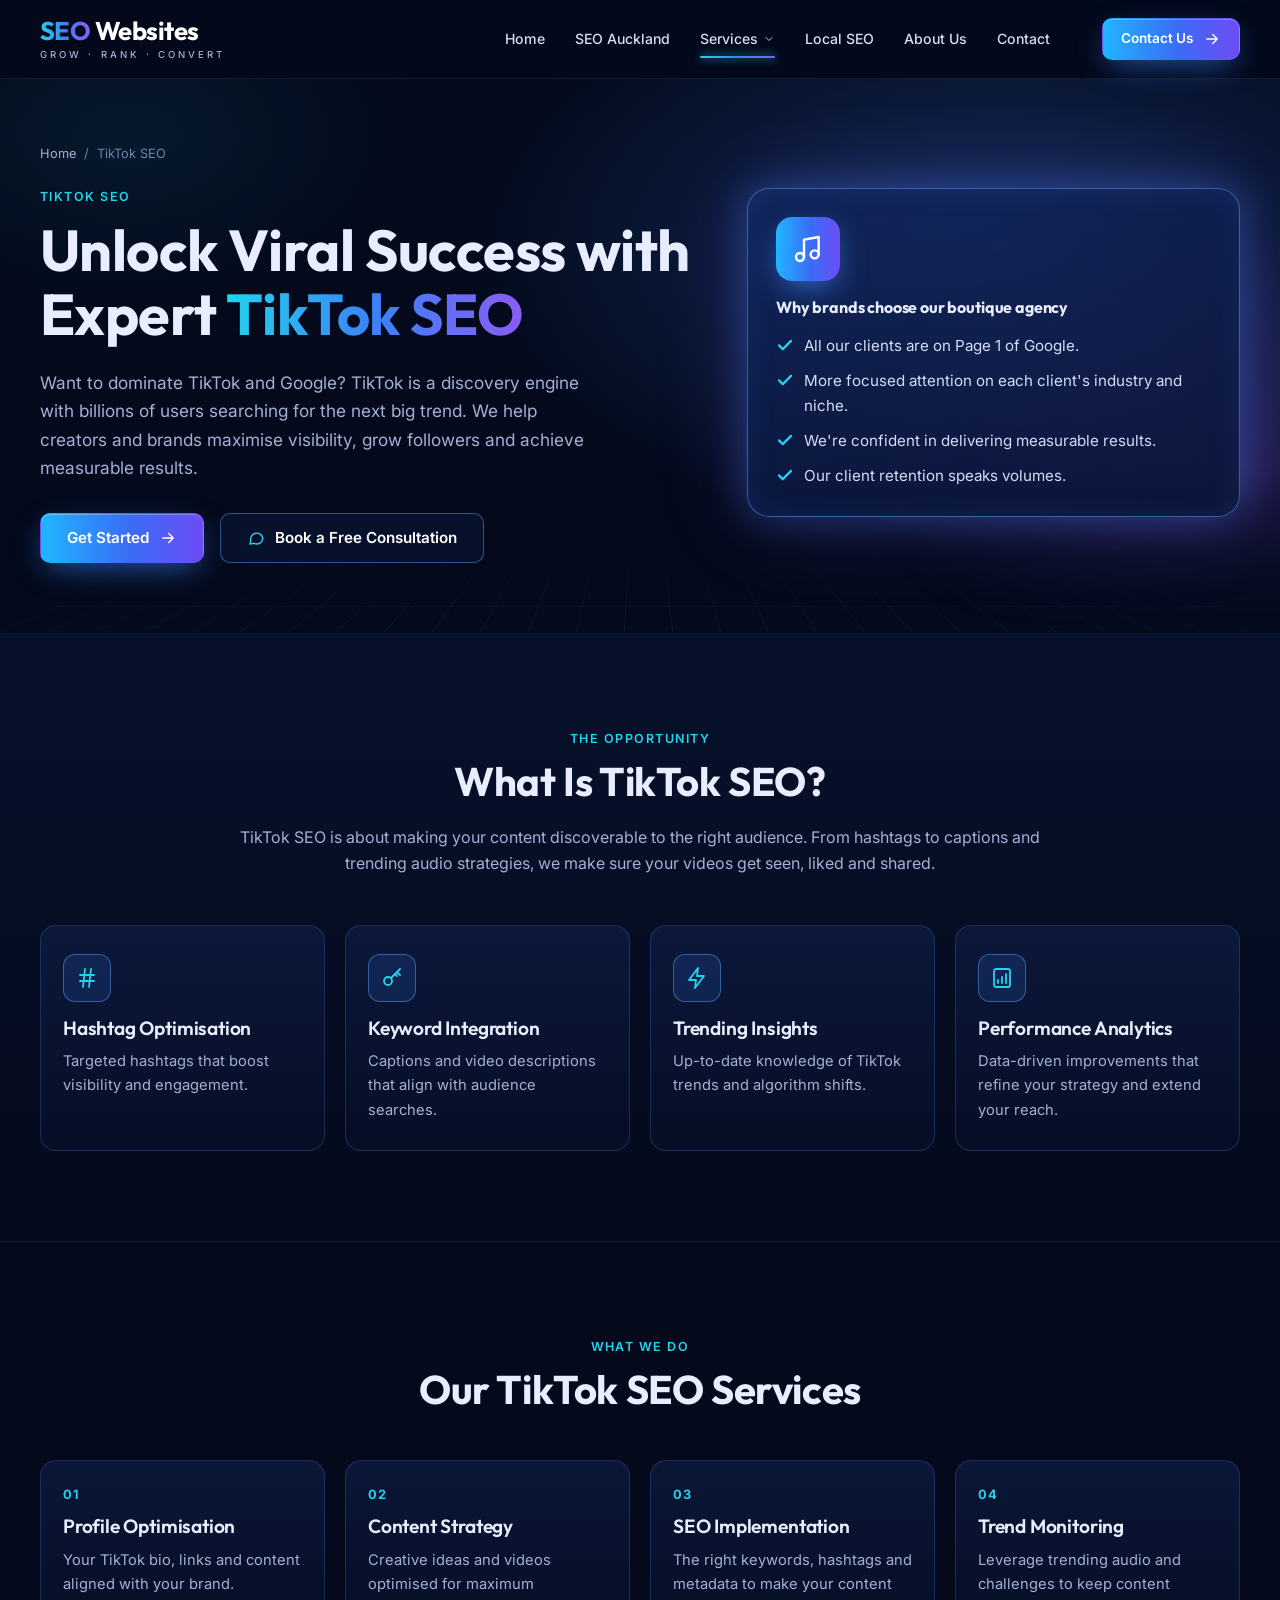
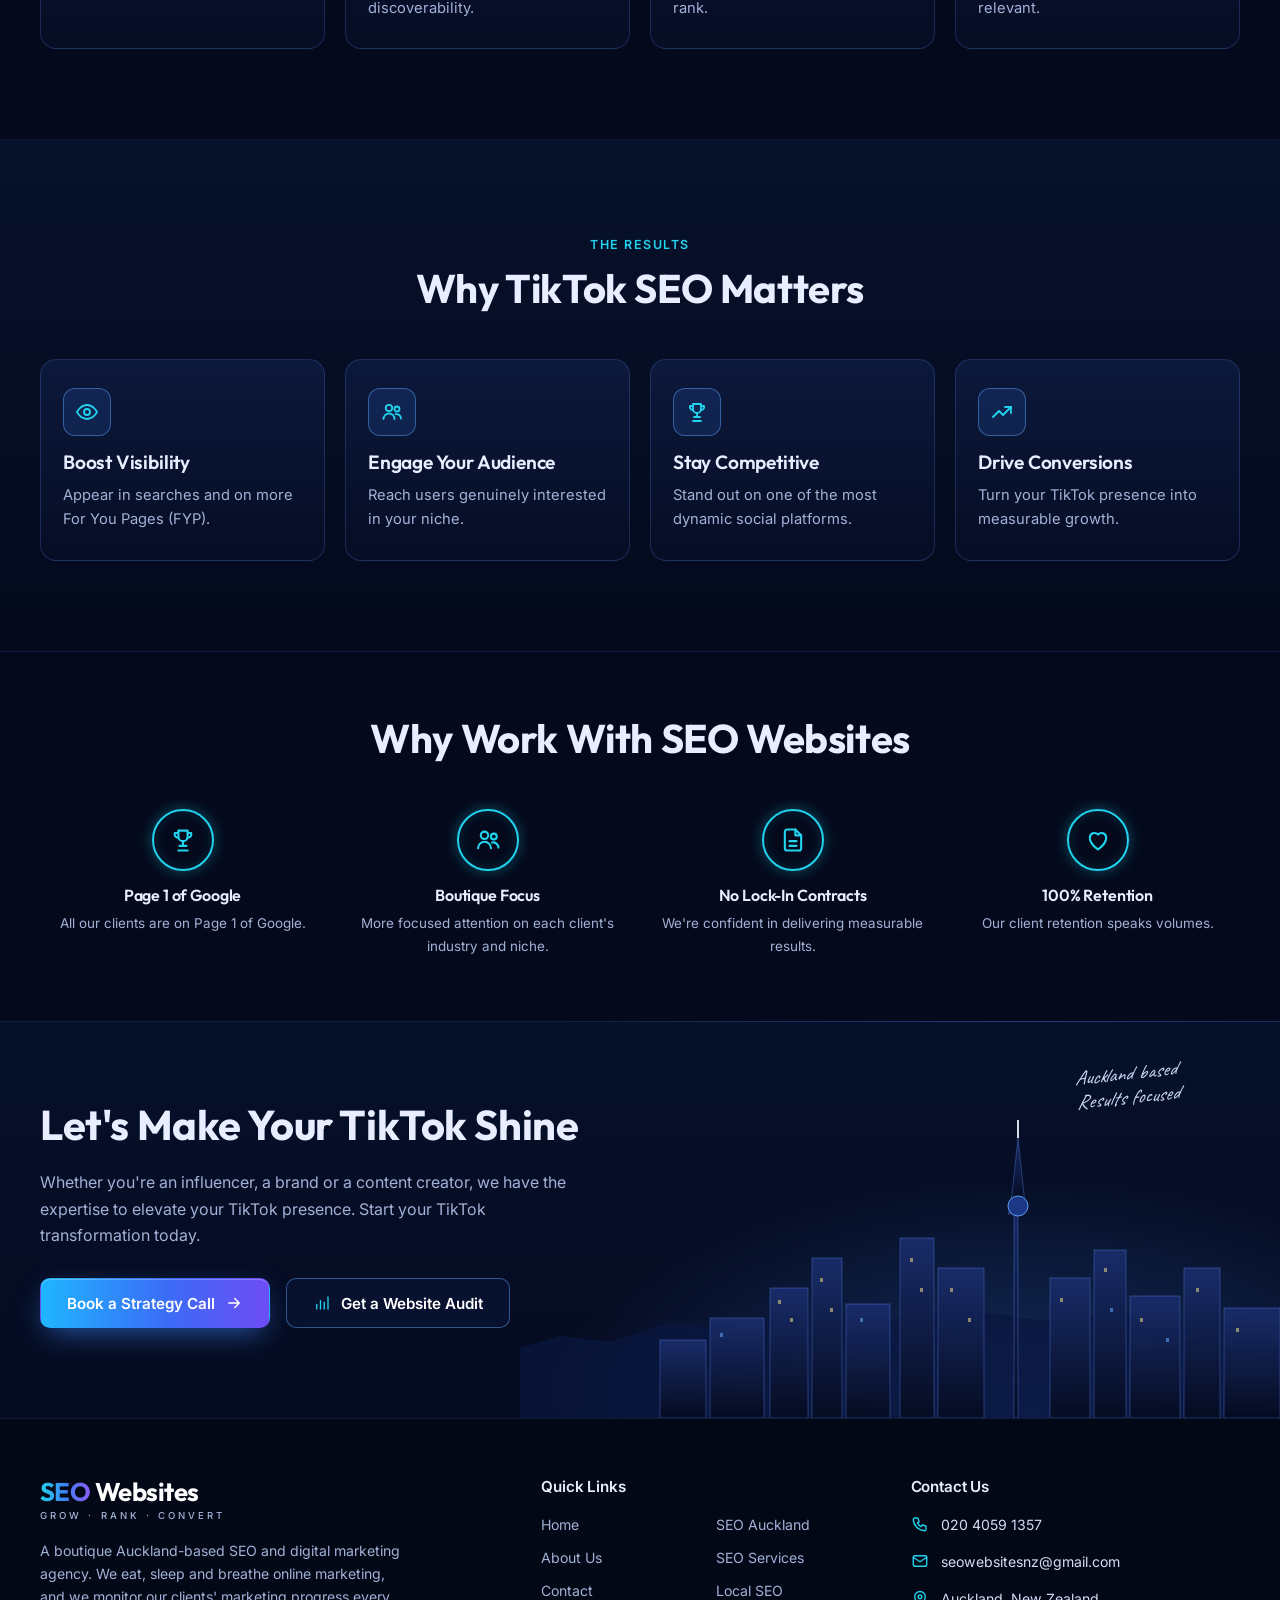
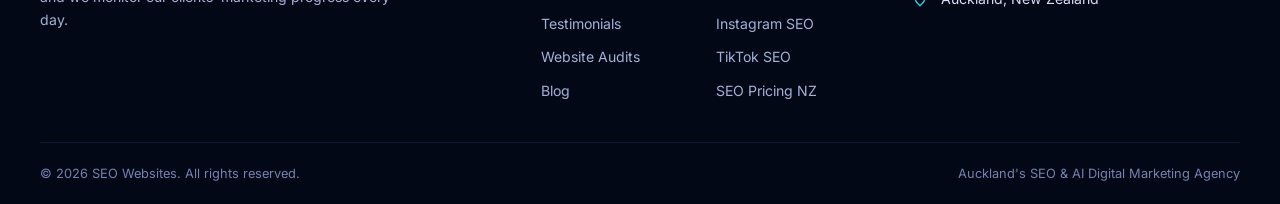
<file: site/tiktok-seo/index.html>
<!doctype html>
<html lang="en-NZ">
<head>
<meta charset="utf-8">
<meta name="viewport" content="width=device-width, initial-scale=1">
<title>TikTok SEO | SEO Websites | Page 1 Google Specialists</title>
<meta name="description" content="Unlock the power of TikTok SEO with SEO Websites. Discover how to optimise your profile, captions, and hashtags to increase visibility, reach your target audience, and grow your engagement.">
<link rel="canonical" href="https://seowebsites.co.nz/tiktok-seo/">
<meta property="og:type" content="website"><meta property="og:title" content="TikTok SEO | SEO Websites | Page 1 Google Specialists"><meta property="og:description" content="Unlock the power of TikTok SEO with SEO Websites. Discover how to optimise your profile, captions, and hashtags to increase visibility, reach your target audience, and grow your engagement."><meta property="og:url" content="https://seowebsites.co.nz/tiktok-seo/"><meta property="og:locale" content="en_NZ">
<meta name="theme-color" content="#040a1c">
<link rel="preconnect" href="https://fonts.googleapis.com"><link rel="preconnect" href="https://fonts.gstatic.com" crossorigin>
<link href="https://fonts.googleapis.com/css2?family=Caveat&family=Inter:wght@400;500;600&family=Outfit:wght@500;600;700&display=swap" rel="stylesheet">
<link rel="stylesheet" href="/assets/css/style.css">
<script async src="https://www.googletagmanager.com/gtag/js?id=G-BL8N5TNG98"></script>
<script>window.dataLayer=window.dataLayer||[];function gtag(){dataLayer.push(arguments);}gtag('js',new Date());gtag('config','G-BL8N5TNG98');</script>
<script type="application/ld+json">{"@context": "https://schema.org", "@type": "ProfessionalService", "name": "SEO Websites", "url": "https://seowebsites.co.nz/", "telephone": "+64 20 4059 1357", "email": "seowebsitesnz@gmail.com", "priceRange": "$$", "address": {"@type": "PostalAddress", "addressLocality": "Auckland", "postalCode": "2018", "addressCountry": "NZ"}, "areaServed": "New Zealand"}</script>
<script type="application/ld+json">{"@context": "https://schema.org", "@type": "BreadcrumbList", "itemListElement": [{"@type": "ListItem", "position": 1, "name": "Home", "item": "https://seowebsites.co.nz/"}, {"@type": "ListItem", "position": 2, "name": "TikTok SEO", "item": "https://seowebsites.co.nz/tiktok-seo/"}]}</script>
</head>
<body>
<a class="skip" href="#main">Skip to content</a>
<svg width="0" height="0" style="position:absolute" aria-hidden="true"><defs>
<linearGradient id="g1" x1="0" y1="0" x2="1" y2="1"><stop offset="0" stop-color="#22d3ee"/><stop offset=".55" stop-color="#3b82f6"/><stop offset="1" stop-color="#8b5cf6"/></linearGradient>
<linearGradient id="gArea" x1="0" y1="0" x2="0" y2="1"><stop offset="0" stop-color="#3b82f6" stop-opacity=".55"/><stop offset="1" stop-color="#3b82f6" stop-opacity="0"/></linearGradient>
<linearGradient id="gSky" x1="0" y1="0" x2="0" y2="1"><stop offset="0" stop-color="#1a2d6b"/><stop offset="1" stop-color="#050b20"/></linearGradient>
</defs></svg>
<header class="site-header"><div class="wrap nav">
  <a class="logo" href="/" aria-label="SEO Websites home"><b><span>SEO</span> Websites</b><small>GROW · RANK · CONVERT</small></a>
  <ul class="menu" id="menu"><li><a href="/">Home</a></li><li><a href="/seo-auckland/">SEO Auckland</a></li><li class="has-drop has-current"><button type="button" aria-expanded="false" aria-haspopup="true">Services <svg class="" viewBox="0 0 24 24" fill="none" stroke="currentColor" stroke-width="1.8" stroke-linecap="round" stroke-linejoin="round" aria-hidden="true"><path d="M6 9l6 6 6-6"/></svg></button><ul class="dropdown"><li><a href="/seo-services-auckland/">SEO Services Auckland</a></li><li><a href="/local-seo-services/">Local SEO</a></li><li><a href="/instagram-seo/">Instagram SEO</a></li><li><a href="/tiktok-seo/" aria-current="page">TikTok SEO</a></li></ul></li><li><a href="/local-seo-services/">Local SEO</a></li><li><a href="/about-us/">About Us</a></li><li><a href="/contact/">Contact</a></li><li class="mobile-cta"><a class="btn btn-primary" href="/contact/">Contact Us <svg class="" viewBox="0 0 24 24" fill="none" stroke="currentColor" stroke-width="1.8" stroke-linecap="round" stroke-linejoin="round" aria-hidden="true"><path d="M5 12h14M13 6l6 6-6 6"/></svg></a></li></ul>
  <a class="btn btn-primary btn-sm" href="/contact/">Contact Us <svg class="" viewBox="0 0 24 24" fill="none" stroke="currentColor" stroke-width="1.8" stroke-linecap="round" stroke-linejoin="round" aria-hidden="true"><path d="M5 12h14M13 6l6 6-6 6"/></svg></a>
  <button class="burger" type="button" aria-controls="menu" aria-expanded="false" aria-label="Open menu"><svg class="" viewBox="0 0 24 24" fill="none" stroke="currentColor" stroke-width="1.8" stroke-linecap="round" stroke-linejoin="round" aria-hidden="true"><path d="M4 7h16M4 12h16M4 17h16"/></svg></button>
</div></header>
<main id="main">
<section class="hero page-hero"><div class="wrap hero-grid">
  <div><nav class="crumbs" aria-label="Breadcrumb"><a href="/">Home</a><span>/</span><span>TikTok SEO</span></nav>
    <span class="eyebrow">TikTok SEO</span><h1>Unlock Viral Success with Expert <span class="grad-text">TikTok SEO</span></h1><p class="lead">Want to dominate TikTok and Google? TikTok is a discovery engine with billions of users searching for the next big trend. We help creators and brands maximise visibility, grow followers and achieve measurable results.</p><div class="btn-row"><a class="btn btn-primary" href="/contact/">Get Started <svg class="" viewBox="0 0 24 24" fill="none" stroke="currentColor" stroke-width="1.8" stroke-linecap="round" stroke-linejoin="round" aria-hidden="true"><path d="M5 12h14M13 6l6 6-6 6"/></svg></a><a class="btn btn-ghost" href="/contact/"><svg class="" viewBox="0 0 24 24" fill="none" stroke="currentColor" stroke-width="1.8" stroke-linecap="round" stroke-linejoin="round" aria-hidden="true"><path d="M21 12a8 8 0 01-11.6 7.1L4 20l1-4.6A8 8 0 1121 12z"/></svg> Book a Free Consultation</a></div></div>
  <div class="reveal"><div class="orb-card"><div class="big-ico"><svg class="" viewBox="0 0 24 24" fill="none" stroke="currentColor" stroke-width="1.8" stroke-linecap="round" stroke-linejoin="round" aria-hidden="true"><path d="M9 18V5l11-2v13"/><circle cx="6" cy="18" r="3"/><circle cx="17" cy="16" r="3"/></svg></div><h4>Why brands choose our boutique agency</h4><ul class="check"><li>All our clients are on Page 1 of Google.</li><li>More focused attention on each client's industry and niche.</li><li>We're confident in delivering measurable results.</li><li>Our client retention speaks volumes.</li></ul></div></div>
</div></section>
<section class="sec sec-alt"><div class="wrap">
  <div class="sec-head reveal"><span class="eyebrow">The Opportunity</span><h2>What Is TikTok SEO?</h2><p>TikTok SEO is about making your content discoverable to the right audience. From hashtags to captions and trending audio strategies, we make sure your videos get seen, liked and shared.</p></div>
  <div class="grid g-4"><article class="card reveal"><div class="card-ico"><svg class="" viewBox="0 0 24 24" fill="none" stroke="currentColor" stroke-width="1.8" stroke-linecap="round" stroke-linejoin="round" aria-hidden="true"><path d="M5 9h14M5 15h14M10 3L8 21M16 3l-2 18"/></svg></div><h3>Hashtag Optimisation</h3><p>Targeted hashtags that boost visibility and engagement.</p></article><article class="card reveal"><div class="card-ico"><svg class="" viewBox="0 0 24 24" fill="none" stroke="currentColor" stroke-width="1.8" stroke-linecap="round" stroke-linejoin="round" aria-hidden="true"><circle cx="8" cy="15" r="4"/><path d="M11 12l9-9M17 6l3 3M15 8l2 2"/></svg></div><h3>Keyword Integration</h3><p>Captions and video descriptions that align with audience searches.</p></article><article class="card reveal"><div class="card-ico"><svg class="" viewBox="0 0 24 24" fill="none" stroke="currentColor" stroke-width="1.8" stroke-linecap="round" stroke-linejoin="round" aria-hidden="true"><path d="M13 2L4 14h7l-1 8 9-12h-7z"/></svg></div><h3>Trending Insights</h3><p>Up-to-date knowledge of TikTok trends and algorithm shifts.</p></article><article class="card reveal"><div class="card-ico"><svg class="" viewBox="0 0 24 24" fill="none" stroke="currentColor" stroke-width="1.8" stroke-linecap="round" stroke-linejoin="round" aria-hidden="true"><rect x="4" y="3" width="16" height="18" rx="2"/><path d="M8 17v-3M12 17v-6M16 17V8"/></svg></div><h3>Performance Analytics</h3><p>Data-driven improvements that refine your strategy and extend your reach.</p></article></div>
</div></section>
<section class="sec"><div class="wrap">
  <div class="sec-head reveal"><span class="eyebrow">What We Do</span><h2>Our TikTok SEO Services</h2></div>
  <div class="grid g-4"><article class="card reveal"><span class="num">01</span><h3>Profile Optimisation</h3><p>Your TikTok bio, links and content aligned with your brand.</p></article><article class="card reveal"><span class="num">02</span><h3>Content Strategy</h3><p>Creative ideas and videos optimised for maximum discoverability.</p></article><article class="card reveal"><span class="num">03</span><h3>SEO Implementation</h3><p>The right keywords, hashtags and metadata to make your content rank.</p></article><article class="card reveal"><span class="num">04</span><h3>Trend Monitoring</h3><p>Leverage trending audio and challenges to keep content relevant.</p></article></div>
</div></section>
<section class="sec sec-alt"><div class="wrap">
  <div class="sec-head reveal"><span class="eyebrow">The Results</span><h2>Why TikTok SEO Matters</h2></div>
  <div class="grid g-4"><article class="card reveal"><div class="card-ico"><svg class="" viewBox="0 0 24 24" fill="none" stroke="currentColor" stroke-width="1.8" stroke-linecap="round" stroke-linejoin="round" aria-hidden="true"><path d="M2 12s3.5-7 10-7 10 7 10 7-3.5 7-10 7S2 12 2 12z"/><circle cx="12" cy="12" r="3"/></svg></div><h3>Boost Visibility</h3><p>Appear in searches and on more For You Pages (FYP).</p></article><article class="card reveal"><div class="card-ico"><svg class="" viewBox="0 0 24 24" fill="none" stroke="currentColor" stroke-width="1.8" stroke-linecap="round" stroke-linejoin="round" aria-hidden="true"><circle cx="9" cy="8" r="3.2"/><path d="M3.5 19a5.5 5.5 0 0111 0"/><circle cx="17" cy="9" r="2.5"/><path d="M15.5 14.2A4.5 4.5 0 0121 18.5"/></svg></div><h3>Engage Your Audience</h3><p>Reach users genuinely interested in your niche.</p></article><article class="card reveal"><div class="card-ico"><svg class="" viewBox="0 0 24 24" fill="none" stroke="currentColor" stroke-width="1.8" stroke-linecap="round" stroke-linejoin="round" aria-hidden="true"><path d="M8 4h8v5a4 4 0 01-8 0z"/><path d="M8 6H5a3 3 0 003 4M16 6h3a3 3 0 01-3 4M12 13v4M8 21h8M9 17h6"/></svg></div><h3>Stay Competitive</h3><p>Stand out on one of the most dynamic social platforms.</p></article><article class="card reveal"><div class="card-ico"><svg class="" viewBox="0 0 24 24" fill="none" stroke="currentColor" stroke-width="1.8" stroke-linecap="round" stroke-linejoin="round" aria-hidden="true"><path d="M3 17l6-6 4 4 8-8"/><path d="M15 7h6v6"/></svg></div><h3>Drive Conversions</h3><p>Turn your TikTok presence into measurable growth.</p></article></div>
</div></section>
<section class="sec-tight"><div class="wrap">
  <div class="sec-head reveal"><h2>Why Work With SEO Websites</h2></div>
  <div class="grid g-4"><div class="why reveal"><div class="ring-ico"><svg class="" viewBox="0 0 24 24" fill="none" stroke="currentColor" stroke-width="1.8" stroke-linecap="round" stroke-linejoin="round" aria-hidden="true"><path d="M8 4h8v5a4 4 0 01-8 0z"/><path d="M8 6H5a3 3 0 003 4M16 6h3a3 3 0 01-3 4M12 13v4M8 21h8M9 17h6"/></svg></div><h3>Page 1 of Google</h3><p>All our clients are on Page 1 of Google.</p></div><div class="why reveal"><div class="ring-ico"><svg class="" viewBox="0 0 24 24" fill="none" stroke="currentColor" stroke-width="1.8" stroke-linecap="round" stroke-linejoin="round" aria-hidden="true"><circle cx="9" cy="8" r="3.2"/><path d="M3.5 19a5.5 5.5 0 0111 0"/><circle cx="17" cy="9" r="2.5"/><path d="M15.5 14.2A4.5 4.5 0 0121 18.5"/></svg></div><h3>Boutique Focus</h3><p>More focused attention on each client's industry and niche.</p></div><div class="why reveal"><div class="ring-ico"><svg class="" viewBox="0 0 24 24" fill="none" stroke="currentColor" stroke-width="1.8" stroke-linecap="round" stroke-linejoin="round" aria-hidden="true"><path d="M14 3H7a2 2 0 00-2 2v14a2 2 0 002 2h10a2 2 0 002-2V8z"/><path d="M14 3v5h5M9 13h6M9 17h6"/></svg></div><h3>No Lock-In Contracts</h3><p>We're confident in delivering measurable results.</p></div><div class="why reveal"><div class="ring-ico"><svg class="" viewBox="0 0 24 24" fill="none" stroke="currentColor" stroke-width="1.8" stroke-linecap="round" stroke-linejoin="round" aria-hidden="true"><path d="M12 20s-7-4.4-7-10a4 4 0 017-2.6A4 4 0 0119 10c0 5.6-7 10-7 10z"/></svg></div><h3>100% Retention</h3><p>Our client retention speaks volumes.</p></div></div>
</div></section>
<section class="cta"><div class="wrap">
  <h2 class="reveal">Let's Make Your TikTok Shine</h2><p class="reveal">Whether you're an influencer, a brand or a content creator, we have the expertise to elevate your TikTok presence. Start your TikTok transformation today.</p>
  <div class="btn-row reveal"><a class="btn btn-primary" href="/contact/">Book a Strategy Call <svg class="" viewBox="0 0 24 24" fill="none" stroke="currentColor" stroke-width="1.8" stroke-linecap="round" stroke-linejoin="round" aria-hidden="true"><path d="M5 12h14M13 6l6 6-6 6"/></svg></a><a class="btn btn-ghost" href="/seo-audit/"><svg class="" viewBox="0 0 24 24" fill="none" stroke="currentColor" stroke-width="1.8" stroke-linecap="round" stroke-linejoin="round" aria-hidden="true"><path d="M5 20v-6M10 20V9M15 20v-9M20 20V4"/></svg> Get a Website Audit</a></div>
</div><span class="dash-note">Auckland based<br>Results focused</span><svg class="skyline" viewBox="0 0 760 300" preserveAspectRatio="xMaxYMax meet" aria-hidden="true">
<path fill="#0b1740" d="M0 300V230l40-12 50 6 60-20 70 10 60-28 80 18 70-14 90 12 80-8 70 10 90-6v132z" opacity=".8"/>
<g fill="url(#gSky)" stroke="rgba(99,145,255,.35)" stroke-width="1">
<rect x="250" y="170" width="38" height="130"/><rect x="292" y="140" width="30" height="160"/><rect x="326" y="186" width="44" height="114"/>
<rect x="380" y="120" width="34" height="180"/><rect x="418" y="150" width="46" height="150"/><rect x="530" y="160" width="40" height="140"/>
<rect x="574" y="132" width="32" height="168"/><rect x="610" y="178" width="50" height="122"/><rect x="664" y="150" width="36" height="150"/><rect x="704" y="190" width="56" height="110"/>
<rect x="190" y="200" width="54" height="100"/><rect x="140" y="222" width="46" height="78"/>
<path d="M494 300V96h-6l4-10h-3l3-8h8l3 8h-3l4 10h-6v204z"/><path d="M491 86h14l-7-66z"/>
</g>
<circle cx="498" cy="88" r="10" fill="#1d3a8a" stroke="#60a5fa"/><path d="M498 20V2" stroke="#e2e8f0" stroke-width="2"/>
<g fill="#fde68a" opacity=".55"><rect x="258" y="182" width="3" height="4"/><rect x="270" y="200" width="3" height="4"/><rect x="300" y="160" width="3" height="4"/><rect x="310" y="190" width="3" height="4"/><rect x="390" y="140" width="3" height="4"/><rect x="400" y="170" width="3" height="4"/><rect x="430" y="170" width="3" height="4"/><rect x="448" y="200" width="3" height="4"/><rect x="540" y="180" width="3" height="4"/><rect x="584" y="150" width="3" height="4"/><rect x="620" y="200" width="3" height="4"/><rect x="676" y="170" width="3" height="4"/><rect x="716" y="210" width="3" height="4"/></g>
<g fill="#60a5fa" opacity=".6"><rect x="340" y="200" width="3" height="4"/><rect x="590" y="190" width="3" height="4"/><rect x="200" y="215" width="3" height="4"/><rect x="646" y="220" width="3" height="4"/></g>
</svg></section>
</main>
<footer class="site-footer"><div class="wrap">
  <div class="foot-grid">
    <div><a class="logo" href="/"><b><span>SEO</span> Websites</b><small>GROW · RANK · CONVERT</small></a>
      <p>A boutique Auckland-based SEO and digital marketing agency. We eat, sleep and breathe online marketing, and we monitor our clients' marketing progress every day.</p></div>
    <div><h4>Quick Links</h4><ul class="foot-links">
      <li><a href="/">Home</a></li><li><a href="/seo-auckland/">SEO Auckland</a></li>
      <li><a href="/about-us/">About Us</a></li><li><a href="/seo-services-auckland/">SEO Services</a></li>
      <li><a href="/contact/">Contact</a></li><li><a href="/local-seo-services/">Local SEO</a></li>
      <li><a href="/testimonials/">Testimonials</a></li><li><a href="/instagram-seo/">Instagram SEO</a></li>
      <li><a href="/seo-audit/">Website Audits</a></li><li><a href="/tiktok-seo/">TikTok SEO</a></li>
      <li><a href="/blog/">Blog</a></li><li><a href="/seo-pricing-nz/">SEO Pricing NZ</a></li>
    </ul></div>
    <div><h4>Contact Us</h4><ul class="foot-contact">
      <li><svg class="" viewBox="0 0 24 24" fill="none" stroke="currentColor" stroke-width="1.8" stroke-linecap="round" stroke-linejoin="round" aria-hidden="true"><path d="M5 4h4l2 5-2.5 1.5a11 11 0 005 5L15 13l5 2v4a2 2 0 01-2 2A16 16 0 013 6a2 2 0 012-2z"/></svg><a href="tel:+642040591357">020 4059 1357</a></li>
      <li><svg class="" viewBox="0 0 24 24" fill="none" stroke="currentColor" stroke-width="1.8" stroke-linecap="round" stroke-linejoin="round" aria-hidden="true"><rect x="3" y="5" width="18" height="14" rx="2"/><path d="M3 7l9 6 9-6"/></svg><a href="mailto:seowebsitesnz@gmail.com">seowebsitesnz@gmail.com</a></li>
      <li><svg class="" viewBox="0 0 24 24" fill="none" stroke="currentColor" stroke-width="1.8" stroke-linecap="round" stroke-linejoin="round" aria-hidden="true"><path d="M12 21s-7-6-7-12a7 7 0 0114 0c0 6-7 12-7 12z"/><circle cx="12" cy="9" r="2.5"/></svg>Auckland, New Zealand</li>
    </ul></div>
  </div>
  <div class="foot-bar"><span>© 2026 SEO Websites. All rights reserved.</span><span>Auckland's SEO &amp; AI Digital Marketing Agency</span></div>
</div></footer>
<script src="/assets/js/main.js" defer></script>
</body>
</html>
</file>
<file: assets/css/style.css>
/* SEO Websites — site styles (dark neon theme) */
:root {
  --bg: #040a1c;
  --bg-2: #07112b;
  --bg-3: #0a1738;
  --panel: rgba(16, 30, 70, .55);
  --panel-solid: #0c1a3f;
  --line: rgba(99, 145, 255, .22);
  --line-strong: rgba(99, 170, 255, .45);
  --text: #e8eeff;
  --muted: #a3b1d6;
  --dim: #7383ad;
  --cyan: #22d3ee;
  --blue: #3b82f6;
  --blue-2: #2563eb;
  --violet: #8b5cf6;
  --magenta: #c026d3;
  --grad: linear-gradient(90deg, #22d3ee 0%, #3b82f6 50%, #8b5cf6 100%);
  --grad-btn: linear-gradient(90deg, #1fb6ff 0%, #3b6cf6 55%, #6d4cf5 100%);
  --radius: 16px;
  --radius-sm: 10px;
  --shadow-glow: 0 0 0 1px var(--line), 0 20px 50px -20px rgba(34, 125, 255, .45);
  --wrap: 1200px;
  --font-head: "Outfit", system-ui, sans-serif;
  --font-body: "Inter", system-ui, sans-serif;
}

*, *::before, *::after { box-sizing: border-box; }
html { scroll-behavior: smooth; }
body {
  margin: 0;
  background: var(--bg);
  color: var(--text);
  font: 400 16px/1.65 var(--font-body);
  -webkit-font-smoothing: antialiased;
  overflow-x: hidden;
}
img { max-width: 100%; height: auto; display: block; }
a { color: var(--cyan); text-decoration: none; }
a:hover { color: #7ee8fa; }
h1, h2, h3, h4 { font-family: var(--font-head); line-height: 1.12; margin: 0 0 .5em; letter-spacing: -.01em; }
h1 { font-size: clamp(2.3rem, 5vw, 3.6rem); font-weight: 700; }
h2 { font-size: clamp(1.75rem, 3.4vw, 2.5rem); font-weight: 700; }
h3 { font-size: 1.2rem; font-weight: 600; }
p { margin: 0 0 1em; }
.wrap { width: min(var(--wrap), 100% - 40px); margin-inline: auto; }
.grad-text { background: var(--grad); -webkit-background-clip: text; background-clip: text; color: transparent; }
.eyebrow {
  display: inline-block; font: 600 .78rem/1 var(--font-body); letter-spacing: .12em;
  text-transform: uppercase; color: var(--cyan); margin-bottom: 14px;
}
.lead { color: var(--muted); font-size: 1.08rem; }
.muted { color: var(--muted); }
.center { text-align: center; }
.skip { position: absolute; left: -999px; }
.skip:focus { left: 16px; top: 16px; z-index: 100; background: #fff; color: #000; padding: 8px 12px; border-radius: 6px; }

/* ---------- Buttons ---------- */
.btn {
  display: inline-flex; align-items: center; gap: 10px; padding: 15px 26px;
  border-radius: 10px; font: 600 .95rem/1 var(--font-body); cursor: pointer;
  border: 1px solid transparent; transition: transform .2s, box-shadow .2s, background .2s;
  white-space: nowrap;
}
.btn svg { width: 18px; height: 18px; flex: none; }
.btn-primary { background: var(--grad-btn); color: #fff; box-shadow: 0 10px 30px -8px rgba(59, 130, 246, .7), inset 0 1px 0 rgba(255,255,255,.25); }
.btn-primary:hover { color: #fff; transform: translateY(-2px); box-shadow: 0 16px 40px -10px rgba(59, 130, 246, .9), inset 0 1px 0 rgba(255,255,255,.25); }
.btn-ghost { background: rgba(10, 22, 55, .6); color: #fff; border-color: var(--line-strong); }
.btn-ghost:hover { color: #fff; border-color: var(--cyan); background: rgba(34, 211, 238, .08); }
.btn-ghost svg { color: var(--cyan); }
.btn-sm { padding: 11px 18px; font-size: .85rem; }
.btn-row { display: flex; flex-wrap: wrap; gap: 16px; }
.link-arrow { display: inline-flex; align-items: center; gap: 6px; font-weight: 600; font-size: .88rem; }
.link-arrow svg { width: 14px; height: 14px; transition: transform .2s; }
.link-arrow:hover svg { transform: translateX(3px); }

/* ---------- Header ---------- */
.site-header {
  position: sticky; top: 0; z-index: 50;
  background: rgba(4, 10, 28, .72); backdrop-filter: blur(14px); -webkit-backdrop-filter: blur(14px);
  border-bottom: 1px solid rgba(99, 145, 255, .12);
}
.nav { display: flex; align-items: center; gap: 28px; height: 78px; }
.logo { display: flex; flex-direction: column; line-height: 1; color: #fff; }
.logo:hover { color: #fff; }
.logo b { font: 700 1.6rem/1 var(--font-head); letter-spacing: -.02em; }
.logo b span { background: var(--grad); -webkit-background-clip: text; background-clip: text; color: transparent; }
.logo small { font: 500 .6rem/1 var(--font-body); letter-spacing: .32em; color: var(--muted); margin-top: 6px; }
.menu { display: flex; gap: 6px; margin: 0 0 0 auto; padding: 0; list-style: none; align-items: center; }
.menu > li { position: relative; }
.menu a, .menu button {
  display: flex; align-items: center; gap: 5px; padding: 10px 12px; color: #d5ddf5;
  font: 500 .88rem/1 var(--font-body); background: none; border: 0; cursor: pointer; position: relative;
}
.menu a:hover, .menu button:hover { color: #fff; }
.menu a[aria-current="page"]::after, .menu .has-current > button::after {
  content: ""; position: absolute; left: 12px; right: 12px; bottom: -2px; height: 2px;
  background: var(--grad); border-radius: 2px; box-shadow: 0 0 10px var(--cyan);
}
.menu button svg { width: 12px; height: 12px; transition: transform .2s; }
.dropdown {
  position: absolute; top: calc(100% + 10px); left: -10px; min-width: 230px; padding: 8px;
  list-style: none; margin: 0; background: #0a1636; border: 1px solid var(--line); border-radius: 12px;
  box-shadow: 0 24px 50px -12px rgba(0,0,0,.6); opacity: 0; visibility: hidden; transform: translateY(6px);
  transition: .18s;
}
.dropdown a { padding: 11px 12px; border-radius: 8px; }
.dropdown a:hover, .dropdown a[aria-current="page"] { background: rgba(59,130,246,.14); }
.dropdown a[aria-current="page"]::after { display: none; }
.has-drop:hover .dropdown, .has-drop:focus-within .dropdown, .has-drop.open .dropdown { opacity: 1; visibility: visible; transform: none; }
.has-drop:hover > button svg, .has-drop.open > button svg { transform: rotate(180deg); }
.nav .btn { margin-left: 12px; }
.burger { display: none; margin-left: auto; background: none; border: 1px solid var(--line); border-radius: 8px; padding: 9px; color: #fff; cursor: pointer; }
.burger svg { width: 22px; height: 22px; display: block; }

/* ---------- Hero ---------- */
.hero { position: relative; padding: 70px 0 60px; overflow: hidden; isolation: isolate; }
.hero::before {
  content: ""; position: absolute; inset: 0; z-index: -2;
  background:
    radial-gradient(900px 500px at 78% 30%, rgba(59, 130, 246, .28), transparent 60%),
    radial-gradient(600px 400px at 95% 70%, rgba(139, 92, 246, .22), transparent 60%),
    radial-gradient(500px 300px at 10% 10%, rgba(34, 211, 238, .08), transparent 60%);
  -webkit-mask-image: linear-gradient(#000 70%, transparent); mask-image: linear-gradient(#000 70%, transparent);
}
.hero::after { /* perspective grid floor */
  content: ""; position: absolute; left: 0; right: 0; bottom: 0; height: 45%; z-index: -1;
  background-image: linear-gradient(rgba(59,130,246,.18) 1px, transparent 1px), linear-gradient(90deg, rgba(59,130,246,.18) 1px, transparent 1px);
  background-size: 48px 48px; transform: perspective(500px) rotateX(60deg); transform-origin: bottom;
  mask-image: linear-gradient(to top, #000 0%, transparent 85%); -webkit-mask-image: linear-gradient(to top, #000 0%, transparent 85%);
  opacity: .5;
}
.hero-grid { display: grid; grid-template-columns: 1.05fr 1fr; gap: 40px; align-items: center; }
.hero h1 { margin-bottom: 22px; }
.hero .lead { max-width: 560px; margin-bottom: 30px; }
.hero-feats { display: grid; grid-template-columns: repeat(3, auto); justify-content: start; gap: 14px 0; margin-top: 38px; }
.hero-feat { display: flex; align-items: center; gap: 10px; padding: 0 16px; border-left: 1px solid var(--line); }
.hero-feat .ring-ico { width: 38px; height: 38px; }
.hero-feat:first-child { padding-left: 0; border-left: 0; }
.hero-feat b { display: block; font-size: .85rem; font-weight: 600; }
.hero-feat small { color: var(--dim); font-size: .76rem; white-space: nowrap; }
.ring-ico {
  width: 42px; height: 42px; border-radius: 50%; display: grid; place-items: center; flex: none;
  border: 1.5px solid var(--cyan); color: var(--cyan); box-shadow: 0 0 14px rgba(34, 211, 238, .35), inset 0 0 12px rgba(34,211,238,.15);
}
.ring-ico svg { width: 20px; height: 20px; }

/* sub-page hero */
.hero.page-hero { padding: 64px 0 70px; }
.page-hero .hero-grid { grid-template-columns: 1.15fr .85fr; }
.crumbs { display: flex; gap: 8px; font-size: .8rem; color: var(--dim); margin-bottom: 18px; flex-wrap: wrap; }
.crumbs a { color: var(--muted); }

/* Dashboard visual */
.dash { position: relative; perspective: 1400px; min-height: 440px; }
.dash-main {
  position: relative; transform: rotateY(-14deg) rotateX(6deg); transform-style: preserve-3d;
  border-radius: 22px; padding: 22px; margin-left: 20px;
  background: linear-gradient(160deg, rgba(20, 40, 100, .75), rgba(10, 20, 55, .85));
  border: 1.5px solid rgba(96, 165, 250, .55);
  box-shadow: 0 0 0 1px rgba(139,92,246,.35), 0 0 40px rgba(59,130,246,.45), 0 0 90px rgba(139,92,246,.3), inset 0 0 40px rgba(59,130,246,.15);
  display: grid; grid-template-columns: 1.6fr 1fr; gap: 16px;
}
.dash-card { border-radius: 14px; padding: 16px; background: rgba(5, 12, 36, .7); border: 1px solid var(--line); }
.dash-card h4 { font: 600 .95rem/1 var(--font-body); margin-bottom: 12px; }
.dash-chart { position: relative; height: 190px; }
.dash-chart svg { width: 100%; height: 100%; }
.dash-bubble {
  position: absolute; top: 6px; right: 6px; padding: 10px 14px; border-radius: 12px;
  background: rgba(8, 20, 60, .9); border: 1px solid var(--line-strong); text-align: center;
}
.dash-bubble b { display: block; font: 700 1.5rem/1 var(--font-head); color: var(--cyan); text-shadow: 0 0 14px rgba(34,211,238,.6); }
.dash-bubble small { font-size: .7rem; color: var(--muted); }
.insights { list-style: none; margin: 0; padding: 0; display: grid; gap: 12px; }
.insights li { display: flex; gap: 10px; align-items: center; font-size: .78rem; color: #cdd7f5; padding: 8px 0; border-bottom: 1px solid rgba(99,145,255,.12); }
.insights li:last-child { border: 0; }
.insights svg { width: 16px; height: 16px; color: var(--cyan); flex: none; }
.dash-stats { display: flex; gap: 12px; margin: -30px 0 0 0; position: relative; z-index: 2; transform: translateZ(40px); justify-content: center; flex-wrap: wrap; }
.stat-tile {
  min-width: 108px; padding: 14px 16px; border-radius: 14px; text-align: left;
  background: linear-gradient(160deg, rgba(20, 44, 110, .95), rgba(10, 22, 60, .95));
  border: 1px solid rgba(96, 165, 250, .5); box-shadow: 0 0 24px rgba(59,130,246,.4);
}
.stat-tile b { display: block; font: 700 1.35rem/1 var(--font-head); }
.stat-tile small { display: block; font-size: .66rem; color: var(--muted); margin: 4px 0 6px; }
.stat-tile em { font-style: normal; font-size: .78rem; font-weight: 600; color: var(--cyan); }
.stat-tile.g { display: grid; place-items: center; min-width: 70px; }
.stat-tile.g svg { width: 34px; height: 34px; }
.dash-note { position: absolute; right: 0; bottom: -6px; font: italic 400 1.05rem/1.2 "Caveat", cursive; color: #cdd7f5; transform: rotate(-6deg); text-align: right; }
.dash-disclaimer { position: absolute; left: 20px; bottom: -8px; font-size: .68rem; color: var(--dim); }

/* compact hero visual for sub pages */
.orb-card {
  position: relative; border-radius: 22px; padding: 28px;
  background: linear-gradient(160deg, rgba(20, 40, 100, .7), rgba(10, 20, 55, .85));
  border: 1.5px solid rgba(96, 165, 250, .5);
  box-shadow: 0 0 40px rgba(59,130,246,.35), 0 0 90px rgba(139,92,246,.22), inset 0 0 30px rgba(59,130,246,.12);
}
.orb-card h4 { font-size: 1rem; margin-bottom: 16px; }
.orb-card .check { margin: 0; }
.orb-card .big-ico {
  width: 64px; height: 64px; border-radius: 16px; display: grid; place-items: center; margin-bottom: 18px;
  background: var(--grad-btn); box-shadow: 0 10px 30px -6px rgba(59,130,246,.8);
}
.orb-card .big-ico svg { width: 32px; height: 32px; color: #fff; }

/* ---------- Sections ---------- */
section { position: relative; }
.sec { padding: 90px 0; }
.sec-tight { padding: 64px 0; }
.sec-alt { background: linear-gradient(180deg, var(--bg-2), var(--bg)); border-top: 1px solid rgba(99,145,255,.1); border-bottom: 1px solid rgba(99,145,255,.1); }
.sec-head { text-align: center; max-width: 860px; margin: 0 auto 48px; }
.sec-head p { color: var(--muted); }
.sec-head.left { text-align: left; margin-left: 0; }

/* Cards */
.grid { display: grid; gap: 20px; }
.g-2 { grid-template-columns: repeat(2, 1fr); }
.g-3 { grid-template-columns: repeat(3, 1fr); }
.g-4 { grid-template-columns: repeat(4, 1fr); }
.g-6 { grid-template-columns: repeat(6, 1fr); }
.card {
  position: relative; padding: 28px 22px; border-radius: var(--radius);
  background: linear-gradient(180deg, rgba(18, 34, 80, .55), rgba(8, 16, 42, .55));
  border: 1px solid var(--line); transition: transform .25s, border-color .25s, box-shadow .25s;
}
.card:hover { transform: translateY(-4px); border-color: var(--line-strong); box-shadow: 0 20px 40px -18px rgba(59,130,246,.55); }
.card h3 { margin-bottom: 10px; }
.card p { color: var(--muted); font-size: .92rem; margin-bottom: 0; }
.card .link-arrow { margin-top: 16px; }
.card.svc { text-align: center; display: flex; flex-direction: column; align-items: center; }
.card.svc { padding: 26px 16px; }
.card.svc p { flex: 1; font-size: .86rem; }
.svc-ico { width: 64px; height: 64px; margin-bottom: 18px; display: grid; place-items: center; }
.svc-ico svg { width: 52px; height: 52px; filter: drop-shadow(0 0 12px rgba(59,130,246,.55)); }
.card .num { font: 700 .8rem/1 var(--font-body); color: var(--cyan); letter-spacing: .1em; margin-bottom: 14px; display: block; }
.card-ico { width: 48px; height: 48px; border-radius: 12px; display: grid; place-items: center; margin-bottom: 16px; background: rgba(59,130,246,.14); border: 1px solid var(--line-strong); color: var(--cyan); }
.card-ico svg { width: 24px; height: 24px; }

/* Why-us icon row */
.why { text-align: center; }
.why .ring-ico { width: 62px; height: 62px; margin: 0 auto 16px; border-width: 2px; }
.why .ring-ico svg { width: 28px; height: 28px; }
.why h3 { font-size: 1rem; margin-bottom: 8px; }
.why p { font-size: .84rem; color: var(--muted); margin: 0; }

/* Logos */
/* Client logo marquee: two identical groups; the track slides from -50% to 0 so logos travel left to right */
.logo-marquee {
  overflow: hidden; position: relative;
  -webkit-mask-image: linear-gradient(90deg, transparent, #000 8% 92%, transparent);
          mask-image: linear-gradient(90deg, transparent, #000 8% 92%, transparent);
}
.logo-track { display: flex; width: max-content; animation: logo-scroll 70s linear infinite; will-change: transform; }
.logo-marquee:hover .logo-track { animation-play-state: paused; }
.logo-group { display: flex; align-items: center; gap: 64px; padding: 0 64px 0 0; margin: 0; list-style: none; }
.logo-slide { flex: none; display: grid; place-items: center; height: 120px; }
.logo-slide img { height: 60px; width: auto; max-width: 240px; object-fit: contain; opacity: .7; filter: brightness(0) invert(1); transition: opacity .2s; }
.logo-slide.tall img { height: 88px; }
.logo-slide.xl img { height: 104px; }
.logo-slide img:hover { opacity: 1; }
@keyframes logo-scroll { from { transform: translateX(-50%); } to { transform: translateX(0); } }
@media (prefers-reduced-motion: reduce) {
  .logo-marquee { overflow-x: auto; -webkit-mask-image: none; mask-image: none; }
  .logo-track { animation: none; }
  .logo-group[aria-hidden="true"] { display: none; }
}
.certs { display: flex; flex-wrap: wrap; justify-content: center; gap: 16px; }
.certs span { background: #f4f7ff; border-radius: 12px; padding: 14px 22px; display: grid; place-items: center; height: 74px; }
.certs img { max-height: 40px; width: auto; }

/* Testimonial */
.testi-band {
  background:
    radial-gradient(700px 300px at 0% 100%, rgba(34,211,238,.14), transparent 60%),
    radial-gradient(700px 300px at 100% 0%, rgba(139,92,246,.2), transparent 60%),
    linear-gradient(180deg, #081535, #06102a);
  border-block: 1px solid rgba(99,145,255,.14);
}
.testi-grid { display: grid; grid-template-columns: .9fr 1.3fr; gap: 40px; align-items: center; }
.testi {
  display: grid; grid-template-columns: 170px 1fr; gap: 28px; padding: 34px; border-radius: 20px;
  background: linear-gradient(160deg, rgba(24, 40, 100, .6), rgba(12, 20, 60, .7));
  border: 1.5px solid rgba(139, 132, 250, .55); box-shadow: 0 0 40px rgba(99, 102, 241, .3);
}
.testi-who { text-align: center; }
.testi-who img { width: 110px; height: 110px; border-radius: 50%; object-fit: cover; margin: 0 auto 14px; border: 3px solid rgba(255,255,255,.15); }
.testi-who b { display: block; font-size: .95rem; }
.testi-who small { color: var(--muted); font-size: .8rem; }
.testi blockquote { margin: 0; position: relative; padding-left: 0; }
.testi blockquote::before { content: "\201C"; display: block; font: 700 4rem/0.6 Georgia, serif; color: var(--cyan); margin-bottom: 10px; }
.testi blockquote p { font-size: 1.02rem; color: #dfe6fb; }
.testi-foot { display: flex; justify-content: space-between; align-items: center; margin-top: 16px; }
.stars { color: #facc15; letter-spacing: 3px; font-size: 1.05rem; }
.badge { display: inline-flex; align-items: center; gap: 6px; font-size: .78rem; color: var(--cyan); }
.badge svg { width: 14px; height: 14px; }

/* Pricing */
.price-head { display: flex; justify-content: space-between; align-items: end; gap: 20px; margin-bottom: 30px; flex-wrap: wrap; }
.price-head h2 { margin-bottom: 6px; }
.price {
  display: grid; grid-template-columns: 64px 1fr; gap: 22px; padding: 30px; border-radius: 18px;
  background: linear-gradient(160deg, rgba(20, 38, 92, .6), rgba(10, 18, 50, .7));
  border: 1px solid var(--line-strong);
}
.price .card-ico { width: 60px; height: 60px; margin: 0; }
.price h3 { margin-bottom: 6px; }
.price .amt { font: 700 2rem/1 var(--font-head); margin: 18px 0; }
.price .amt small { font: 400 .85rem var(--font-body); color: var(--muted); }
.price-note { color: var(--dim); font-size: .85rem; margin-top: 20px; }

/* Check lists */
.check { list-style: none; padding: 0; margin: 0 0 1em; display: grid; gap: 10px; }
.check li { display: flex; gap: 10px; align-items: flex-start; color: #d5ddf5; font-size: .95rem; }
.check li::before {
  content: ""; flex: none; width: 18px; height: 18px; margin-top: 3px;
  background: var(--cyan);
  -webkit-mask: url("data:image/svg+xml,%3Csvg xmlns='http://www.w3.org/2000/svg' viewBox='0 0 24 24' fill='none' stroke='black' stroke-width='3' stroke-linecap='round' stroke-linejoin='round'%3E%3Cpath d='M4 12.5l5 5L20 6.5'/%3E%3C/svg%3E") center/contain no-repeat;
          mask: url("data:image/svg+xml,%3Csvg xmlns='http://www.w3.org/2000/svg' viewBox='0 0 24 24' fill='none' stroke='black' stroke-width='3' stroke-linecap='round' stroke-linejoin='round'%3E%3Cpath d='M4 12.5l5 5L20 6.5'/%3E%3C/svg%3E") center/contain no-repeat;
}
.check.cross li::before {
  background: #f87171;
  -webkit-mask-image: url("data:image/svg+xml,%3Csvg xmlns='http://www.w3.org/2000/svg' viewBox='0 0 24 24' fill='none' stroke='black' stroke-width='3' stroke-linecap='round'%3E%3Cpath d='M6 6l12 12M18 6L6 18'/%3E%3C/svg%3E");
          mask-image: url("data:image/svg+xml,%3Csvg xmlns='http://www.w3.org/2000/svg' viewBox='0 0 24 24' fill='none' stroke='black' stroke-width='3' stroke-linecap='round'%3E%3Cpath d='M6 6l12 12M18 6L6 18'/%3E%3C/svg%3E");
}
.check b { color: #fff; }

/* Split / prose */
.split { display: grid; grid-template-columns: 1fr 1fr; gap: 56px; align-items: center; }
.split.top { align-items: start; }
.prose { color: var(--muted); }
.prose p { margin-bottom: 1.1em; }
.prose strong { color: #fff; font-weight: 600; }
.prose a { text-decoration: underline; text-decoration-color: rgba(34,211,238,.4); text-underline-offset: 3px; }
.panel { padding: 34px; border-radius: 20px; background: var(--panel); border: 1px solid var(--line); }
.callout {
  display: flex; gap: 20px; align-items: center; justify-content: space-between; flex-wrap: wrap;
  padding: 26px 30px; border-radius: 16px; margin-top: 30px;
  background: linear-gradient(90deg, rgba(34,211,238,.12), rgba(139,92,246,.14)); border: 1px solid var(--line-strong);
}
.callout p { margin: 0; font-weight: 500; }

/* Stats band */
.stats { display: grid; grid-template-columns: repeat(4, 1fr); gap: 20px; }
.stat { text-align: center; padding: 26px 16px; border-radius: 16px; background: rgba(12, 24, 60, .5); border: 1px solid var(--line); }
.stat b { display: block; font: 700 2.3rem/1 var(--font-head); margin-bottom: 8px; }
.stat span { color: var(--muted); font-size: .88rem; }

/* Compare */
.compare { display: grid; grid-template-columns: 1fr 1fr; gap: 20px; }
.compare .card { padding: 30px; }
.compare .card.win { border-color: rgba(34,211,238,.55); box-shadow: 0 0 40px -10px rgba(34,211,238,.4); }
.tag { display: inline-block; font: 600 .7rem/1 var(--font-body); letter-spacing: .08em; text-transform: uppercase; padding: 6px 10px; border-radius: 99px; background: rgba(34,211,238,.14); color: var(--cyan); margin-bottom: 14px; }
.tag.dim { background: rgba(163,177,214,.12); color: var(--muted); }

/* FAQ */
.faq { max-width: 860px; margin: 0 auto; display: grid; gap: 12px; }
.faq details { border-radius: 14px; background: rgba(12, 24, 60, .55); border: 1px solid var(--line); overflow: hidden; }
.faq details[open] { border-color: var(--line-strong); }
.faq summary { cursor: pointer; list-style: none; padding: 20px 24px; font: 600 1.02rem/1.4 var(--font-head); display: flex; justify-content: space-between; gap: 16px; }
.faq summary::-webkit-details-marker { display: none; }
.faq summary::after { content: "+"; color: var(--cyan); font-size: 1.4rem; line-height: 1; transition: transform .2s; }
.faq details[open] summary::after { transform: rotate(45deg); }
.faq details p { padding: 0 24px 20px; margin: 0; color: var(--muted); }

/* CTA band */
.cta {
  position: relative; overflow: hidden; padding: 80px 0 90px; isolation: isolate;
  background: radial-gradient(800px 400px at 80% 100%, rgba(59,130,246,.3), transparent 60%), linear-gradient(180deg, #06102a, #050b20);
  border-top: 1px solid rgba(99,145,255,.14);
}
.cta h2 { font-size: clamp(1.9rem, 3.6vw, 2.6rem); }
.cta p { color: var(--muted); max-width: 540px; margin-bottom: 30px; }
.skyline { position: absolute; right: 0; bottom: 0; width: min(760px, 70%); z-index: -1; opacity: .95; }
.cta .dash-note { right: 8%; top: 40px; bottom: auto; font-size: 1.25rem; }

/* Contact */
.contact-grid { display: grid; grid-template-columns: .85fr 1.15fr; gap: 40px; align-items: start; }
.contact-items { display: grid; gap: 16px; }
.contact-item { display: flex; gap: 16px; align-items: center; padding: 22px; border-radius: 16px; background: var(--panel); border: 1px solid var(--line); color: #fff; }
.contact-item:hover { color: #fff; border-color: var(--line-strong); }
.contact-item small { display: block; color: var(--dim); font-size: .75rem; letter-spacing: .1em; text-transform: uppercase; margin-bottom: 2px; }
.contact-item b { font-size: 1.1rem; font-weight: 600; }
form.panel { display: grid; gap: 18px; }
.f-row { display: grid; grid-template-columns: 1fr 1fr; gap: 16px; }
label { display: grid; gap: 8px; font-size: .85rem; font-weight: 500; color: #d5ddf5; }
label .req { color: var(--cyan); }
input, textarea {
  width: 100%; padding: 14px 16px; border-radius: 10px; font: inherit; font-size: .95rem; color: #fff;
  background: rgba(4, 10, 28, .7); border: 1px solid var(--line); transition: border-color .2s, box-shadow .2s;
}
input:focus, textarea:focus { outline: none; border-color: var(--cyan); box-shadow: 0 0 0 3px rgba(34,211,238,.18); }
textarea { min-height: 150px; resize: vertical; }
.form-msg { font-size: .9rem; color: var(--cyan); min-height: 1.2em; margin: 0; }

/* About */
.founder { display: grid; grid-template-columns: 260px 1fr; gap: 30px; align-items: center; }
.founder img { border-radius: 18px; aspect-ratio: 4/5; object-fit: cover; border: 1.5px solid var(--line-strong); box-shadow: 0 0 40px rgba(59,130,246,.3); }
.founder blockquote { margin: 0 0 16px; font: 600 1.6rem/1.3 var(--font-head); }

/* ---------- Footer ---------- */
.site-footer { background: #030817; border-top: 1px solid rgba(99,145,255,.14); padding: 60px 0 0; font-size: .88rem; }
.foot-grid { display: grid; grid-template-columns: 1.4fr 1fr 1fr; gap: 40px; padding-bottom: 40px; }
.foot-grid p { color: var(--muted); margin-top: 18px; max-width: 360px; }
.foot-grid h4 { font: 600 .95rem/1 var(--font-body); margin-bottom: 18px; }
.foot-links { list-style: none; margin: 0; padding: 0; display: grid; grid-template-columns: 1fr 1fr; gap: 10px 20px; }
.foot-links a { color: var(--muted); }
.foot-links a:hover { color: #fff; }
.foot-contact { list-style: none; margin: 0; padding: 0; display: grid; gap: 14px; }
.foot-contact li { display: flex; gap: 12px; align-items: center; color: #d5ddf5; }
.foot-contact a { color: #d5ddf5; }
.foot-contact svg { width: 18px; height: 18px; color: var(--cyan); flex: none; }
.foot-bar { border-top: 1px solid rgba(99,145,255,.12); padding: 20px 0; display: flex; justify-content: space-between; gap: 12px; flex-wrap: wrap; color: var(--dim); font-size: .8rem; }

/* Reveal */
.reveal { opacity: 0; transform: translateY(18px); transition: opacity .6s ease, transform .6s ease; }
.reveal.in { opacity: 1; transform: none; }
@media (prefers-reduced-motion: reduce) { .reveal { opacity: 1; transform: none; transition: none; } html { scroll-behavior: auto; } }

/* ---------- Responsive ---------- */
@media (max-width: 1100px) {
  .g-6 { grid-template-columns: repeat(3, 1fr); }
  .menu a, .menu button { padding: 10px 8px; }
}
@media (max-width: 960px) {
  .burger { display: block; }
  .nav .btn { display: none; }
  .menu {
    position: fixed; top: 78px; left: 0; right: 0; bottom: 0; flex-direction: column; align-items: stretch;
    background: #050b1f; padding: 20px; gap: 4px; overflow-y: auto; display: none;
  }
  .menu.open { display: flex; }
  .menu a, .menu button { font-size: 1.05rem; padding: 14px 10px; width: 100%; }
  .menu a[aria-current="page"]::after, .menu .has-current > button::after { display: none; }
  .menu a[aria-current="page"] { color: var(--cyan); }
  .dropdown { position: static; opacity: 1; visibility: visible; transform: none; display: none; box-shadow: none; background: transparent; border: 0; padding: 0 0 0 14px; }
  .has-drop.open .dropdown { display: block; }
  .menu .mobile-cta { display: block; margin-top: 12px; }
  .menu .mobile-cta .btn { display: flex; justify-content: center; }
  .hero-grid, .page-hero .hero-grid, .split, .testi-grid, .contact-grid { grid-template-columns: 1fr; }
  .dash { min-height: 0; margin-top: 20px; }
  .dash-main { transform: none; margin-left: 0; }
  .g-3, .g-4 { grid-template-columns: repeat(2, 1fr); }
  .stats { grid-template-columns: repeat(2, 1fr); }
  .foot-grid { grid-template-columns: 1fr 1fr; }
  .foot-grid > :first-child { grid-column: 1 / -1; }
}
@media (min-width: 961px) { .menu .mobile-cta { display: none; } }
@media (max-width: 640px) {
  .sec { padding: 64px 0; }
  .g-2, .g-3, .g-4, .g-6, .compare, .f-row { grid-template-columns: 1fr; }
  .g-6.why-grid { grid-template-columns: repeat(2, 1fr); }
  .dash-main { grid-template-columns: 1fr; }
  .dash-main .dash-card.side { display: none; }
  .hero-feat { padding: 10px 0; border: 0; width: 100%; }
  .testi { grid-template-columns: 1fr; padding: 26px; }
  .price { grid-template-columns: 1fr; }
  .founder { grid-template-columns: 1fr; }
  .founder img { max-width: 260px; }
  .foot-grid { grid-template-columns: 1fr; }
  .btn-row .btn { flex: 1 1 100%; justify-content: center; }
  .skyline { width: 120%; opacity: .45; }
  .cta .dash-note { display: none; }
  .logo-group { gap: 40px; padding-right: 40px; }
  .logo-slide { height: 90px; }
  .logo-slide img { height: 44px; max-width: 170px; }
  .logo-slide.tall img { height: 64px; }
  .logo-slide.xl img { height: 76px; }
  .hero-feats { grid-template-columns: 1fr; }
}
.sec-head.wide { max-width: 1140px; }
</file>
